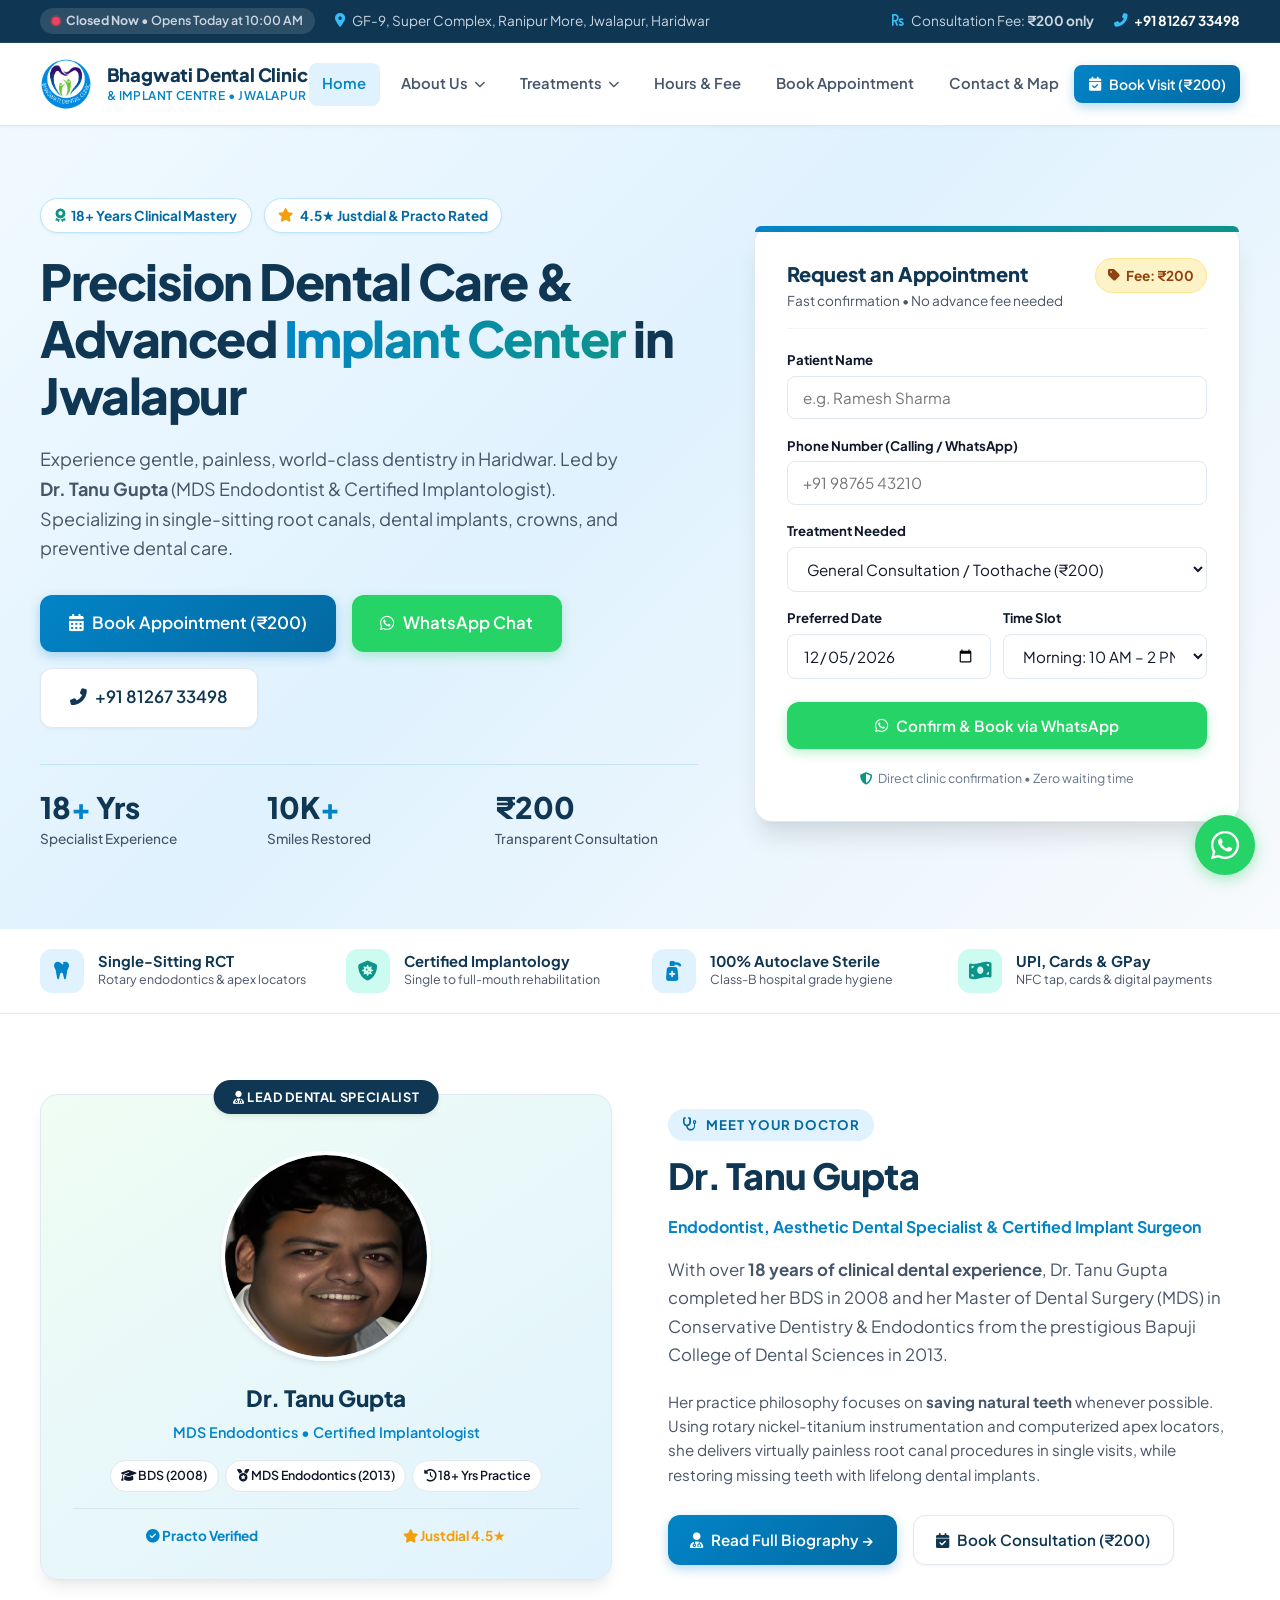
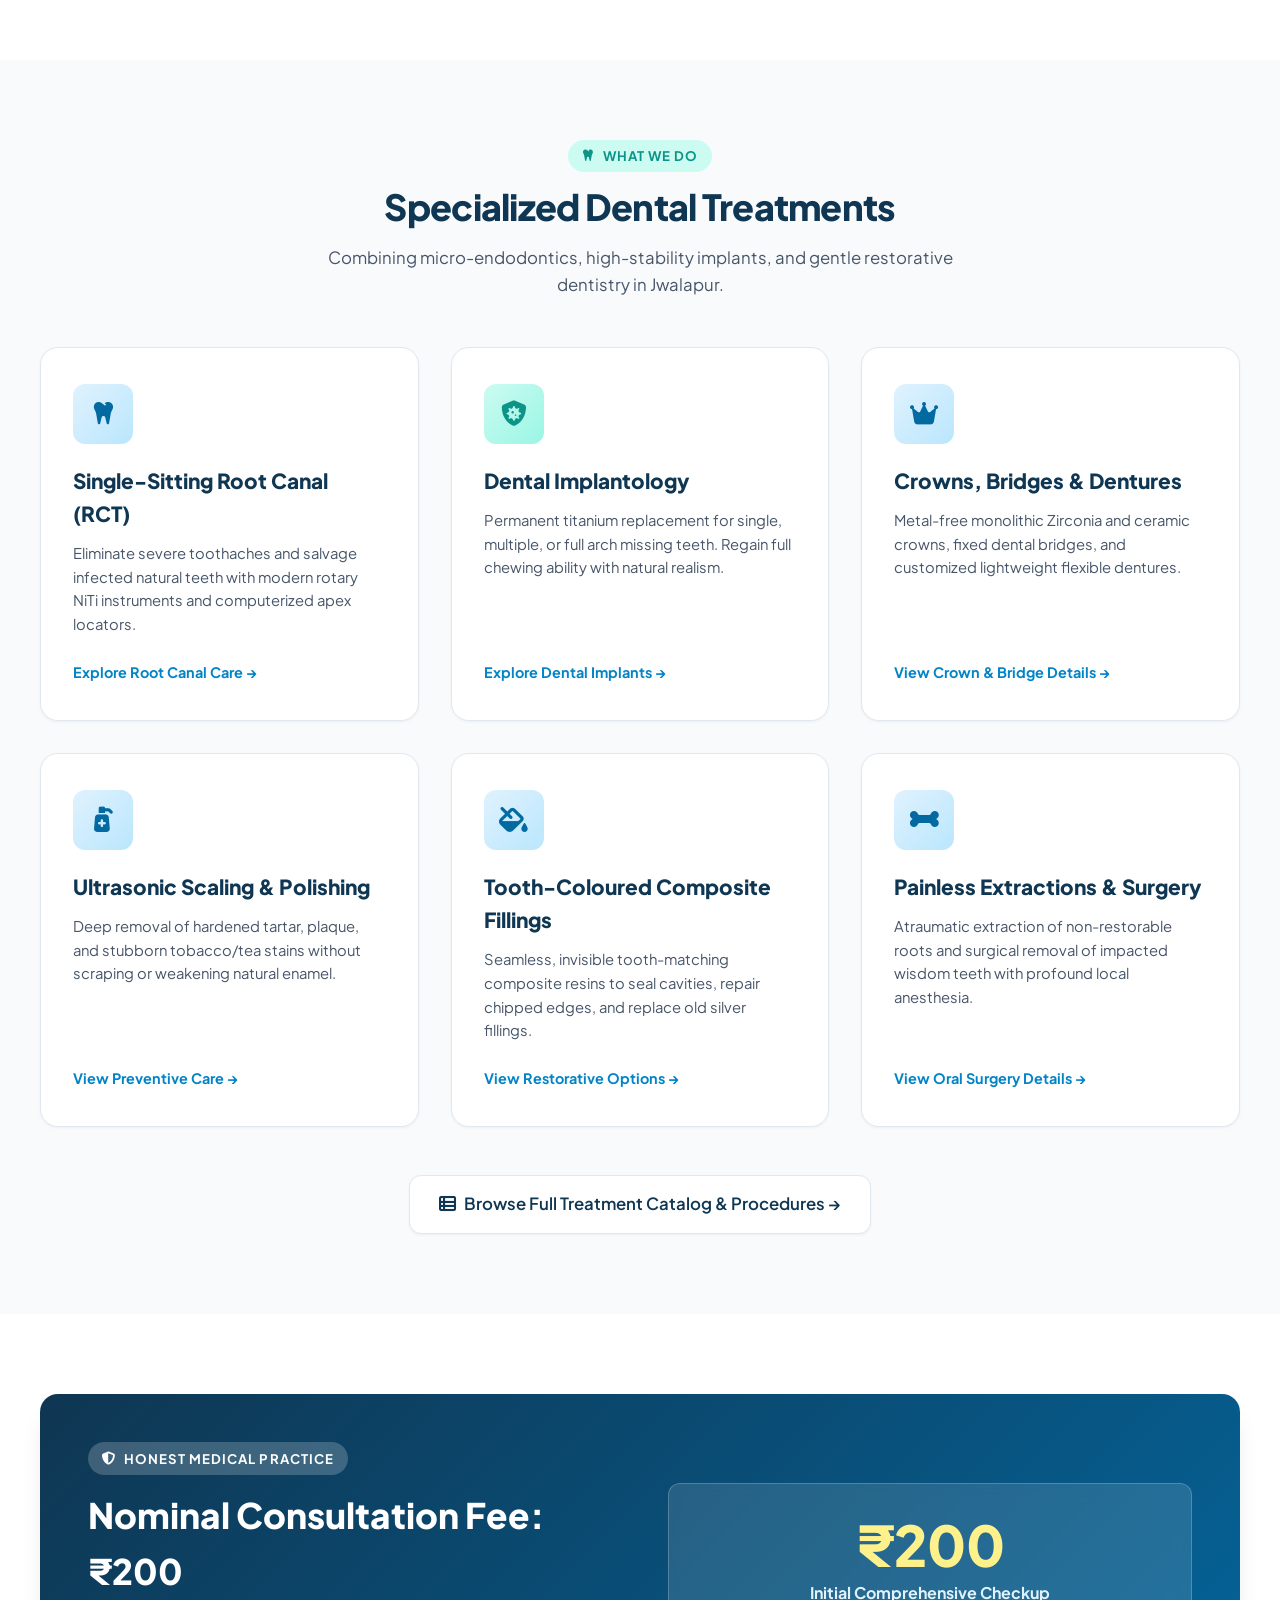
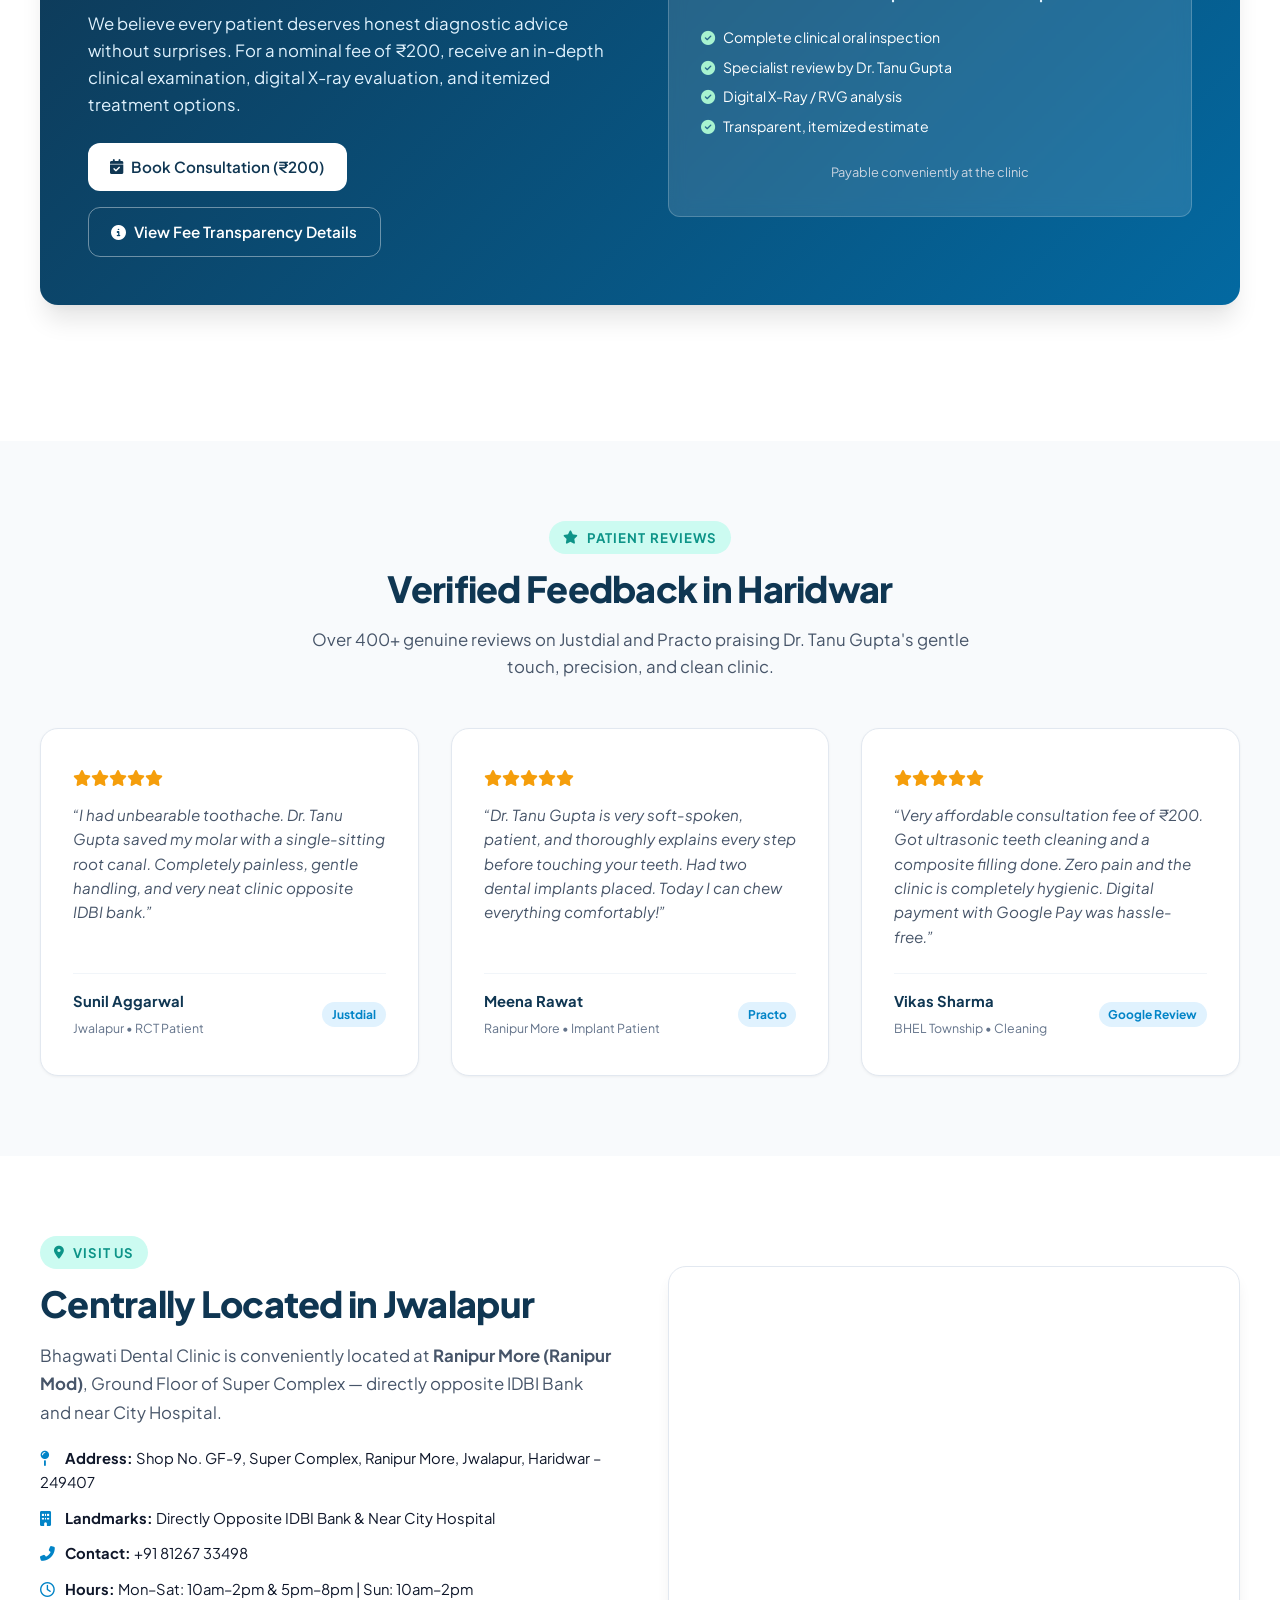
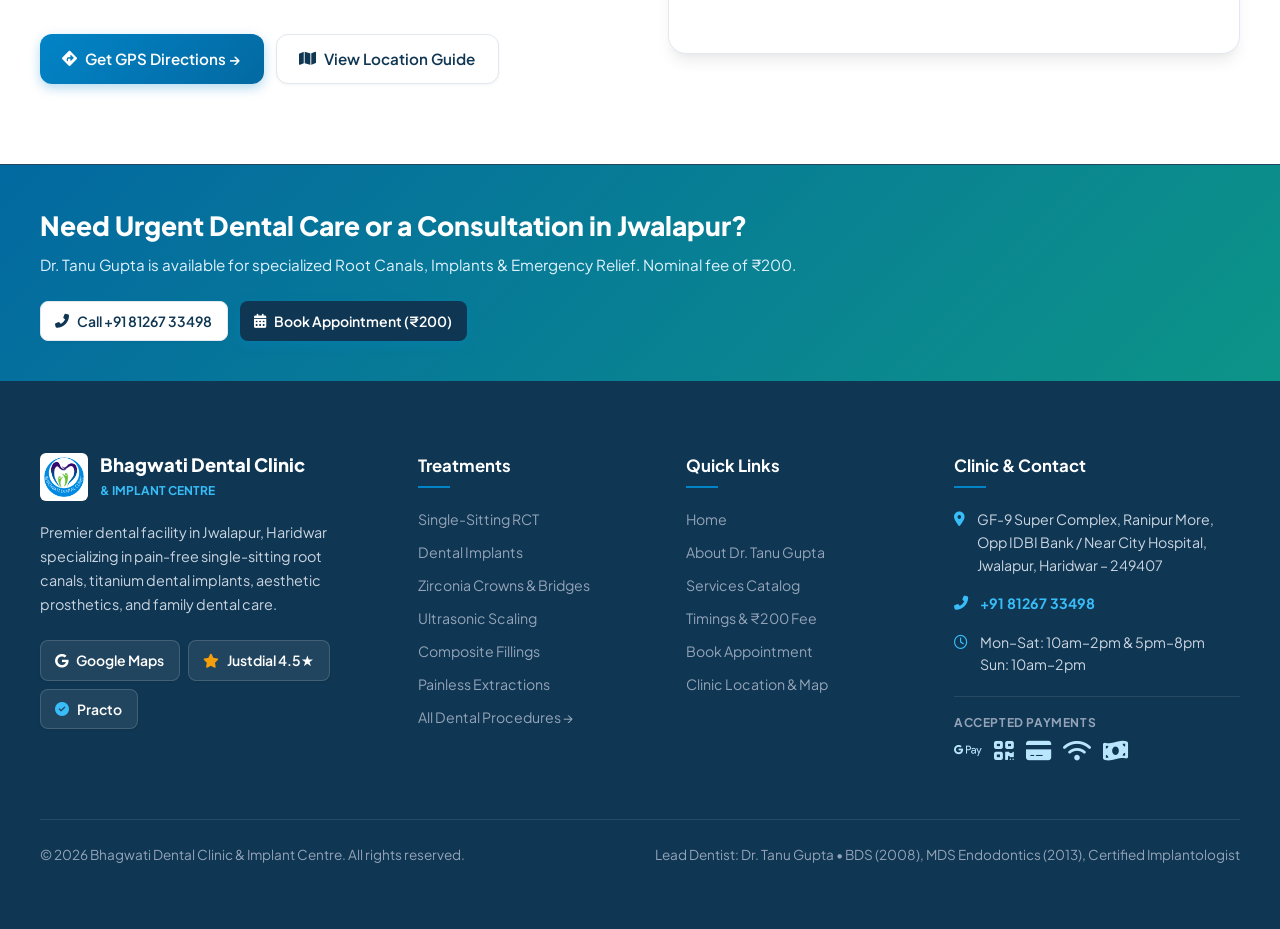
<file: index.html>
<!DOCTYPE html>
<html lang="en">
<head>
  <meta charset="UTF-8">
  <meta name="viewport" content="width=device-width, initial-scale=1.0">
  <title>Bhagwati Dental Clinic & Implant Centre | Dr. Tanu Gupta | Jwalapur, Haridwar</title>
  <meta name="description" content="Bhagwati Dental Clinic & Implant Centre in Ranipur More, Jwalapur, Haridwar. Led by Dr. Tanu Gupta (Endodontist & Certified Implantologist, 18+ Yrs Exp). Painless Single-Sitting RCT, Dental Implants, Crowns & Scaling. Consultation &#8377;200. Call +91 81267 33498.">
  <meta name="keywords" content="Bhagwati Dental Clinic, Dental Clinic Jwalapur, Dentist in Haridwar, Dr Tanu Gupta, Dental Implants Haridwar, Root Canal Treatment Ranipur More, Best Dentist Jwalapur, RCT Haridwar">
  
  <link rel="icon" type="image/png" href="Company_Logo.png">
  <link rel="preconnect" href="https://fonts.googleapis.com">
  <link rel="preconnect" href="https://fonts.gstatic.com" crossorigin>
  <link href="https://fonts.googleapis.com/css2?family=Plus+Jakarta+Sans:wght@400;500;600;700;800&display=swap" rel="stylesheet">
  <link rel="stylesheet" href="https://cdnjs.cloudflare.com/ajax/libs/font-awesome/6.5.1/css/all.min.css" integrity="sha512-DTOQO9RWCH3ppGqcWaEA1BIZOC6xxalwEsw9c2QQeAIftl+Vegovlnee1c9QX4TctnWMn13TZye+giMm8e2LwA==" crossorigin="anonymous" referrerpolicy="no-referrer" />
  <link rel="stylesheet" href="styles.css">
</head>
<body>

  <!-- TOP ANNOUNCEMENT & CONTACT BAR -->
  <header class="topbar">
    <div class="container">
      <div class="topbar-left">
        <div class="live-status-pill">
          <span class="status-dot"></span>
          <span class="status-label">Checking Hours...</span>
        </div>
        <div class="topbar-item">
          <i class="fas fa-map-marker-alt"></i>
          <span>GF-9, Super Complex, Ranipur More, Jwalapur, Haridwar</span>
        </div>
      </div>
      <div class="topbar-right">
        <div class="topbar-item">
          <i class="fas fa-rupee-sign"></i>
          <span>Consultation Fee: <strong>&#8377;200 only</strong></span>
        </div>
        <div class="topbar-item">
          <i class="fas fa-phone-alt"></i>
          <a href="tel:+918126733498" style="color: #fff; font-weight: 700;">+91 81267 33498</a>
        </div>
      </div>
    </div>
  </header>

  <!-- MAIN NAVIGATION -->
  <nav class="navbar">
    <div class="container">
      <a href="index.html" class="brand-link">
        <img src="Company_Logo.png" alt="Bhagwati Dental Clinic Logo" class="brand-logo-img">
        <div class="brand-text-block">
          <span class="brand-name">Bhagwati Dental Clinic</span>
          <span class="brand-subtitle">& Implant Centre &bull; Jwalapur</span>
        </div>
      </a>

      <ul class="nav-menu">
        <li class="nav-item"><a href="index.html" class="nav-link active">Home</a></li>
        <li class="nav-item has-dropdown">
          <a href="about.html" class="nav-link">About Us <i class="fas fa-chevron-down"></i></a>
          <ul class="dropdown-menu">
            <li class="dropdown-item"><a href="about.html#doctor"><i class="fas fa-user-md"></i> Dr. Tanu Gupta (MDS)</a></li>
            <li class="dropdown-item"><a href="about.html#operatory"><i class="fas fa-hospital"></i> Operatory & Sterilization</a></li>
            <li class="dropdown-item"><a href="about.html#mission"><i class="fas fa-heart-pulse"></i> Patient Philosophy</a></li>
          </ul>
        </li>
        <li class="nav-item has-dropdown">
          <a href="services.html" class="nav-link">Treatments <i class="fas fa-chevron-down"></i></a>
          <ul class="dropdown-menu wide">
            <li class="dropdown-item"><a href="root-canal.html"><i class="fas fa-tooth"></i> Root Canal (RCT) <span class="badge">Specialty</span></a></li>
            <li class="dropdown-item"><a href="implants.html"><i class="fas fa-shield-virus"></i> Dental Implants <span class="badge">Certified</span></a></li>
            <li class="dropdown-item"><a href="services.html#crowns"><i class="fas fa-crown"></i> Crowns & Bridges</a></li>
            <li class="dropdown-item"><a href="services.html#scaling"><i class="fas fa-pump-medical"></i> Ultrasonic Scaling</a></li>
            <li class="dropdown-item"><a href="services.html#fillings"><i class="fas fa-fill-drip"></i> Composite Fillings</a></li>
            <li class="dropdown-item"><a href="services.html#extractions"><i class="fas fa-bone"></i> Painless Extractions</a></li>
            <li class="dropdown-item"><a href="services.html"><i class="fas fa-list-check"></i> View All Treatments &rarr;</a></li>
          </ul>
        </li>
        <li class="nav-item"><a href="pricing-hours.html" class="nav-link">Hours & Fee</a></li>
        <li class="nav-item"><a href="appointment.html" class="nav-link">Book Appointment</a></li>
        <li class="nav-item"><a href="contact.html" class="nav-link">Contact & Map</a></li>
      </ul>

      <div class="nav-cta">
        <a href="appointment.html" class="btn btn-primary btn-sm">
          <i class="fas fa-calendar-check"></i> Book Visit (&#8377;200)
        </a>
      </div>

      <button class="mobile-menu-btn" aria-label="Toggle Navigation Menu">
        <i class="fas fa-bars"></i>
      </button>
    </div>
  </nav>

  <!-- HERO SECTION -->
  <section class="hero-section">
    <div class="container">
      <div class="hero-grid">
        <div class="hero-content">
          <div class="hero-badge-wrap">
            <span class="hero-pill">
              <i class="fas fa-award"></i> 18+ Years Clinical Mastery
            </span>
            <span class="hero-pill">
              <i class="fas fa-star" style="color: #f59e0b;"></i> 4.5&#9733; Justdial & Practo Rated
            </span>
          </div>

          <h1 class="hero-title">
            Precision Dental Care & Advanced <span class="highlight">Implant Center</span> in Jwalapur
          </h1>

          <p class="hero-desc">
            Experience gentle, painless, world-class dentistry in Haridwar. Led by 
            <strong>Dr. Tanu Gupta</strong> (MDS Endodontist & Certified Implantologist). 
            Specializing in single-sitting root canals, dental implants, crowns, and preventive dental care.
          </p>

          <div class="hero-actions">
            <a href="appointment.html" class="btn btn-primary btn-lg">
              <i class="fas fa-calendar-alt"></i> Book Appointment (&#8377;200)
            </a>
            <a href="https://wa.me/918126733498?text=Hello%20Dr.%20Tanu%20Gupta,%20I%20would%20like%20to%20inquire%20about%20dental%20treatment%20at%20Bhagwati%20Dental%20Clinic." target="_blank" class="btn btn-whatsapp btn-lg">
              <i class="fab fa-whatsapp"></i> WhatsApp Chat
            </a>
            <a href="tel:+918126733498" class="btn btn-secondary btn-lg">
              <i class="fas fa-phone-alt"></i> +91 81267 33498
            </a>
          </div>

          <div class="hero-stats">
            <div class="stat-item">
              <h3>18<span>+</span> Yrs</h3>
              <p>Specialist Experience</p>
            </div>
            <div class="stat-item">
              <h3>10K<span>+</span></h3>
              <p>Smiles Restored</p>
            </div>
            <div class="stat-item">
              <h3>&#8377;200</h3>
              <p>Transparent Consultation</p>
            </div>
          </div>
        </div>

        <!-- Quick Form Inside Hero -->
        <div class="hero-card-box">
          <div class="hero-card-header">
            <div>
              <h3>Request an Appointment</h3>
              <p>Fast confirmation &bull; No advance fee needed</p>
            </div>
            <span class="fee-badge">
              <i class="fas fa-tag"></i> Fee: &#8377;200
            </span>
          </div>

          <form id="heroBookingForm" class="quick-form">
            <div class="form-group">
              <label class="form-label">Patient Name</label>
              <input type="text" name="patient_name" class="form-control" placeholder="e.g. Ramesh Sharma" required>
            </div>

            <div class="form-group">
              <label class="form-label">Phone Number (Calling / WhatsApp)</label>
              <input type="tel" name="patient_phone" class="form-control" placeholder="+91 98765 43210" required>
            </div>

            <div class="form-group">
              <label class="form-label">Treatment Needed</label>
              <select name="treatment_service" class="form-control">
                <option value="General Consultation">General Consultation / Toothache (&#8377;200)</option>
                <option value="Root Canal Treatment (RCT)">Root Canal Treatment (Single-Sitting RCT)</option>
                <option value="Dental Implants">Dental Implants & Tooth Replacement</option>
                <option value="Crowns & Bridges">Dental Crowns / Caps & Bridges</option>
                <option value="Teeth Cleaning & Scaling">Teeth Cleaning & Stain Removal</option>
                <option value="Tooth Extraction">Tooth Extraction / Wisdom Tooth</option>
                <option value="Tooth-Coloured Fillings">Cosmetic Fillings / Cavity Restoration</option>
              </select>
            </div>

            <div class="form-row-2">
              <div class="form-group">
                <label class="form-label">Preferred Date</label>
                <input type="date" name="appointment_date" class="form-control" required>
              </div>
              <div class="form-group">
                <label class="form-label">Time Slot</label>
                <select name="preferred_slot" class="form-control">
                  <option value="Morning: 10:00 AM - 2:00 PM">Morning: 10 AM &ndash; 2 PM</option>
                  <option value="Evening: 5:00 PM - 8:00 PM">Evening: 5 PM &ndash; 8 PM</option>
                </select>
              </div>
            </div>

            <button type="submit" class="btn btn-whatsapp" style="width: 100%; margin-top: 0.5rem; padding: 0.85rem;">
              <i class="fab fa-whatsapp"></i> Confirm & Book via WhatsApp
            </button>

            <div style="display: flex; align-items: center; justify-content: center; gap: 0.4rem; font-size: 0.775rem; color: var(--text-light); margin-top: 0.35rem;">
              <i class="fas fa-shield-alt" style="color: var(--accent);"></i>
              <span>Direct clinic confirmation &bull; Zero waiting time</span>
            </div>
          </form>
        </div>
      </div>
    </div>
  </section>

  <!-- TRUST BAR -->
  <section class="trust-bar">
    <div class="container">
      <div class="trust-bar-grid">
        <div class="trust-pill-item">
          <div class="trust-icon"><i class="fas fa-tooth"></i></div>
          <div class="trust-info">
            <h4>Single-Sitting RCT</h4>
            <p>Rotary endodontics & apex locators</p>
          </div>
        </div>
        <div class="trust-pill-item">
          <div class="trust-icon accent"><i class="fas fa-shield-virus"></i></div>
          <div class="trust-info">
            <h4>Certified Implantology</h4>
            <p>Single to full-mouth rehabilitation</p>
          </div>
        </div>
        <div class="trust-pill-item">
          <div class="trust-icon"><i class="fas fa-pump-medical"></i></div>
          <div class="trust-info">
            <h4>100% Autoclave Sterile</h4>
            <p>Class-B hospital grade hygiene</p>
          </div>
        </div>
        <div class="trust-pill-item">
          <div class="trust-icon accent"><i class="fas fa-money-bill-wave"></i></div>
          <div class="trust-info">
            <h4>UPI, Cards & GPay</h4>
            <p>NFC tap, cards & digital payments</p>
          </div>
        </div>
      </div>
    </div>
  </section>

  <!-- DOCTOR SNAPSHOT SECTION -->
  <section class="content-section alt">
    <div class="container">
      <div class="two-col-grid">
        <div>
          <div class="doctor-card-frame">
            <span class="doctor-badge-floating"><i class="fas fa-user-md"></i> Lead Dental Specialist</span>
            <div class="doctor-avatar-circle">
              <img src="dr-tanu-gupta.png" alt="Dr. Tanu Gupta - Endodontist & Certified Implantologist" class="doctor-photo-img">
            </div>
            <h3 style="font-size: 1.4rem; font-weight: 800; color: var(--primary-deep); margin-bottom: 0.25rem;">Dr. Tanu Gupta</h3>
            <p style="font-size: 0.9rem; font-weight: 600; color: var(--primary); margin-bottom: 0.75rem;">MDS Endodontics &bull; Certified Implantologist</p>
            <div class="doctor-qual-pills">
              <span class="qual-tag"><i class="fas fa-graduation-cap"></i> BDS (2008)</span>
              <span class="qual-tag"><i class="fas fa-medal"></i> MDS Endodontics (2013)</span>
              <span class="qual-tag"><i class="fas fa-history"></i> 18+ Yrs Practice</span>
            </div>
            <div style="display: flex; justify-content: space-around; padding-top: 1rem; border-top: 1px solid rgba(0,0,0,0.06);">
              <a href="https://www.practo.com/Haridwar/doctor/dr-tanu-gupta-dentist?practice_id=721434&referrer=establishment_profile" target="_blank" style="font-size: 0.85rem; font-weight: 700; color: var(--primary);">
                <i class="fas fa-check-circle"></i> Practo Verified
              </a>
              <a href="https://www.justdial.com/Haridwar/Dr-Tanu-Gupta-Bhagwati-Dental-Clinic-and-Implant-Centre-Opposite-Idbi-Bank-Haridwar-H-O/9999P1334-1334-170114121429-G9B4_BZDET" target="_blank" style="font-size: 0.85rem; font-weight: 700; color: #f59e0b;">
                <i class="fas fa-star"></i> Justdial 4.5&#9733;
              </a>
            </div>
          </div>
        </div>

        <div>
          <span class="section-tag"><i class="fas fa-stethoscope"></i> Meet Your Doctor</span>
          <h2 class="section-title">Dr. Tanu Gupta</h2>
          <h4 style="color: var(--primary); font-weight: 700; margin-bottom: 1rem;">
            Endodontist, Aesthetic Dental Specialist & Certified Implant Surgeon
          </h4>
          <p style="color: var(--text-muted); font-size: 1.05rem; line-height: 1.7; margin-bottom: 1.25rem;">
            With over <strong>18 years of clinical dental experience</strong>, Dr. Tanu Gupta completed her 
            BDS in 2008 and her Master of Dental Surgery (MDS) in Conservative Dentistry & Endodontics from the 
            prestigious Bapuji College of Dental Sciences in 2013.
          </p>
          <p style="color: var(--text-muted); font-size: 0.95rem; line-height: 1.6; margin-bottom: 1.75rem;">
            Her practice philosophy focuses on <strong>saving natural teeth</strong> whenever possible. 
            Using rotary nickel-titanium instrumentation and computerized apex locators, she delivers virtually 
            painless root canal procedures in single visits, while restoring missing teeth with lifelong dental implants.
          </p>

          <div style="display: flex; gap: 1rem; flex-wrap: wrap;">
            <a href="about.html" class="btn btn-primary">
              <i class="fas fa-user-md"></i> Read Full Biography &rarr;
            </a>
            <a href="appointment.html" class="btn btn-secondary">
              <i class="fas fa-calendar-check"></i> Book Consultation (&#8377;200)
            </a>
          </div>
        </div>
      </div>
    </div>
  </section>

  <!-- FEATURED SERVICES PREVIEW -->
  <section class="content-section">
    <div class="container">
      <div class="text-center">
        <span class="section-tag accent"><i class="fas fa-tooth"></i> What We Do</span>
        <h2 class="section-title">Specialized Dental Treatments</h2>
        <p class="section-subtitle mx-auto">
          Combining micro-endodontics, high-stability implants, and gentle restorative dentistry in Jwalapur.
        </p>
      </div>

      <div class="three-col-grid" style="margin-top: 3rem;">
        <!-- Card 1 -->
        <div class="service-card">
          <div class="service-icon-box"><i class="fas fa-tooth"></i></div>
          <h3>Single-Sitting Root Canal (RCT)</h3>
          <p>
            Eliminate severe toothaches and salvage infected natural teeth with modern rotary NiTi instruments and computerized apex locators.
          </p>
          <a href="root-canal.html" class="service-link-btn">
            Explore Root Canal Care &rarr;
          </a>
        </div>

        <!-- Card 2 -->
        <div class="service-card">
          <div class="service-icon-box" style="background: linear-gradient(135deg, #ccfbf1, #99f6e4); color: var(--accent);"><i class="fas fa-shield-virus"></i></div>
          <h3>Dental Implantology</h3>
          <p>
            Permanent titanium replacement for single, multiple, or full arch missing teeth. Regain full chewing ability with natural realism.
          </p>
          <a href="implants.html" class="service-link-btn">
            Explore Dental Implants &rarr;
          </a>
        </div>

        <!-- Card 3 -->
        <div class="service-card">
          <div class="service-icon-box"><i class="fas fa-crown"></i></div>
          <h3>Crowns, Bridges & Dentures</h3>
          <p>
            Metal-free monolithic Zirconia and ceramic crowns, fixed dental bridges, and customized lightweight flexible dentures.
          </p>
          <a href="services.html#crowns" class="service-link-btn">
            View Crown & Bridge Details &rarr;
          </a>
        </div>

        <!-- Card 4 -->
        <div class="service-card">
          <div class="service-icon-box"><i class="fas fa-pump-medical"></i></div>
          <h3>Ultrasonic Scaling & Polishing</h3>
          <p>
            Deep removal of hardened tartar, plaque, and stubborn tobacco/tea stains without scraping or weakening natural enamel.
          </p>
          <a href="services.html#scaling" class="service-link-btn">
            View Preventive Care &rarr;
          </a>
        </div>

        <!-- Card 5 -->
        <div class="service-card">
          <div class="service-icon-box"><i class="fas fa-fill-drip"></i></div>
          <h3>Tooth-Coloured Composite Fillings</h3>
          <p>
            Seamless, invisible tooth-matching composite resins to seal cavities, repair chipped edges, and replace old silver fillings.
          </p>
          <a href="services.html#fillings" class="service-link-btn">
            View Restorative Options &rarr;
          </a>
        </div>

        <!-- Card 6 -->
        <div class="service-card">
          <div class="service-icon-box"><i class="fas fa-bone"></i></div>
          <h3>Painless Extractions & Surgery</h3>
          <p>
            Atraumatic extraction of non-restorable roots and surgical removal of impacted wisdom teeth with profound local anesthesia.
          </p>
          <a href="services.html#extractions" class="service-link-btn">
            View Oral Surgery Details &rarr;
          </a>
        </div>
      </div>

      <div class="text-center" style="margin-top: 3rem;">
        <a href="services.html" class="btn btn-secondary btn-lg">
          <i class="fas fa-th-list"></i> Browse Full Treatment Catalog & Procedures &rarr;
        </a>
      </div>
    </div>
  </section>

  <!-- TRANSPARENT PRICING & PAYMENT MODES -->
  <section class="content-section alt">
    <div class="container">
      <div class="pricing-card-banner">
        <div class="two-col-grid" style="align-items: center;">
          <div>
            <span class="section-tag accent" style="background: rgba(255,255,255,0.2); color: #fff;">
              <i class="fas fa-shield-alt"></i> Honest Medical Practice
            </span>
            <h3 style="font-size: 2.2rem; font-weight: 800; margin-bottom: 0.75rem;">Nominal Consultation Fee: &#8377;200</h3>
            <p style="color: #e0f2fe; font-size: 1.05rem; line-height: 1.6; margin-bottom: 1.5rem;">
              We believe every patient deserves honest diagnostic advice without surprises. For a nominal fee of &#8377;200, 
              receive an in-depth clinical examination, digital X-ray evaluation, and itemized treatment options.
            </p>
            <div style="display: flex; gap: 1rem; flex-wrap: wrap;">
              <a href="appointment.html" class="btn btn-primary" style="background: #fff; color: var(--primary-deep); box-shadow: none;">
                <i class="fas fa-calendar-check"></i> Book Consultation (&#8377;200)
              </a>
              <a href="pricing-hours.html" class="btn" style="border: 1px solid rgba(255,255,255,0.4); color: #fff;">
                <i class="fas fa-info-circle"></i> View Fee Transparency Details
              </a>
            </div>
          </div>

          <div style="background: rgba(255,255,255,0.12); backdrop-filter: blur(8px); border: 1px solid rgba(255,255,255,0.2); border-radius: var(--radius-md); padding: 2rem; text-align: center;">
            <div style="font-size: 3.5rem; font-weight: 900; color: #fef08a; line-height: 1;">&#8377;200</div>
            <div style="font-size: 1rem; color: #e0f2fe; font-weight: 700; margin: 0.5rem 0 1.25rem 0;">Initial Comprehensive Checkup</div>
            <ul style="text-align: left; list-style: none; font-size: 0.885rem; display: flex; flex-direction: column; gap: 0.45rem; color: #fff; margin-bottom: 1.25rem;">
              <li><i class="fas fa-check-circle" style="color: #a7f3d0; margin-right: 0.4rem;"></i> Complete clinical oral inspection</li>
              <li><i class="fas fa-check-circle" style="color: #a7f3d0; margin-right: 0.4rem;"></i> Specialist review by Dr. Tanu Gupta</li>
              <li><i class="fas fa-check-circle" style="color: #a7f3d0; margin-right: 0.4rem;"></i> Digital X-Ray / RVG analysis</li>
              <li><i class="fas fa-check-circle" style="color: #a7f3d0; margin-right: 0.4rem;"></i> Transparent, itemized estimate</li>
            </ul>
            <span style="font-size: 0.8rem; color: #cbd5e1;">Payable conveniently at the clinic</span>
          </div>
        </div>
      </div>
    </div>
  </section>

  <!-- TESTIMONIALS & REVIEWS -->
  <section class="content-section">
    <div class="container">
      <div class="text-center">
        <span class="section-tag accent"><i class="fas fa-star"></i> Patient Reviews</span>
        <h2 class="section-title">Verified Feedback in Haridwar</h2>
        <p class="section-subtitle mx-auto">
          Over 400+ genuine reviews on Justdial and Practo praising Dr. Tanu Gupta's gentle touch, precision, and clean clinic.
        </p>
      </div>

      <div class="three-col-grid" style="margin-top: 3rem;">
        <div class="service-card" style="justify-content: space-between;">
          <div>
            <div style="color: #f59e0b; margin-bottom: 0.75rem;"><i class="fas fa-star"></i><i class="fas fa-star"></i><i class="fas fa-star"></i><i class="fas fa-star"></i><i class="fas fa-star"></i></div>
            <p style="font-style: italic; color: var(--text-muted); font-size: 0.95rem; line-height: 1.6;">
              &ldquo;I had unbearable toothache. Dr. Tanu Gupta saved my molar with a single-sitting root canal. Completely painless, gentle handling, and very neat clinic opposite IDBI bank.&rdquo;
            </p>
          </div>
          <div style="padding-top: 1rem; border-top: 1px solid var(--border-light); display: flex; justify-content: space-between; align-items: center;">
            <div>
              <h5 style="font-size: 0.925rem; font-weight: 700; color: var(--primary-deep);">Sunil Aggarwal</h5>
              <span style="font-size: 0.775rem; color: var(--text-light);">Jwalapur &bull; RCT Patient</span>
            </div>
            <span style="font-size: 0.75rem; font-weight: 700; color: var(--primary); background: var(--primary-light); padding: 0.2rem 0.6rem; border-radius: var(--radius-full);">Justdial</span>
          </div>
        </div>

        <div class="service-card" style="justify-content: space-between;">
          <div>
            <div style="color: #f59e0b; margin-bottom: 0.75rem;"><i class="fas fa-star"></i><i class="fas fa-star"></i><i class="fas fa-star"></i><i class="fas fa-star"></i><i class="fas fa-star"></i></div>
            <p style="font-style: italic; color: var(--text-muted); font-size: 0.95rem; line-height: 1.6;">
              &ldquo;Dr. Tanu Gupta is very soft-spoken, patient, and thoroughly explains every step before touching your teeth. Had two dental implants placed. Today I can chew everything comfortably!&rdquo;
            </p>
          </div>
          <div style="padding-top: 1rem; border-top: 1px solid var(--border-light); display: flex; justify-content: space-between; align-items: center;">
            <div>
              <h5 style="font-size: 0.925rem; font-weight: 700; color: var(--primary-deep);">Meena Rawat</h5>
              <span style="font-size: 0.775rem; color: var(--text-light);">Ranipur More &bull; Implant Patient</span>
            </div>
            <span style="font-size: 0.75rem; font-weight: 700; color: var(--primary); background: var(--primary-light); padding: 0.2rem 0.6rem; border-radius: var(--radius-full);">Practo</span>
          </div>
        </div>

        <div class="service-card" style="justify-content: space-between;">
          <div>
            <div style="color: #f59e0b; margin-bottom: 0.75rem;"><i class="fas fa-star"></i><i class="fas fa-star"></i><i class="fas fa-star"></i><i class="fas fa-star"></i><i class="fas fa-star"></i></div>
            <p style="font-style: italic; color: var(--text-muted); font-size: 0.95rem; line-height: 1.6;">
              &ldquo;Very affordable consultation fee of &#8377;200. Got ultrasonic teeth cleaning and a composite filling done. Zero pain and the clinic is completely hygienic. Digital payment with Google Pay was hassle-free.&rdquo;
            </p>
          </div>
          <div style="padding-top: 1rem; border-top: 1px solid var(--border-light); display: flex; justify-content: space-between; align-items: center;">
            <div>
              <h5 style="font-size: 0.925rem; font-weight: 700; color: var(--primary-deep);">Vikas Sharma</h5>
              <span style="font-size: 0.775rem; color: var(--text-light);">BHEL Township &bull; Cleaning</span>
            </div>
            <span style="font-size: 0.75rem; font-weight: 700; color: var(--primary); background: var(--primary-light); padding: 0.2rem 0.6rem; border-radius: var(--radius-full);">Google Review</span>
          </div>
        </div>
      </div>
    </div>
  </section>

  <!-- LOCATION & MAP SECTION ON HOME -->
  <section class="content-section alt">
    <div class="container">
      <div class="two-col-grid" style="align-items: center;">
        <div>
          <span class="section-tag accent"><i class="fas fa-location-dot"></i> Visit Us</span>
          <h2 class="section-title">Centrally Located in Jwalapur</h2>
          <p style="color: var(--text-muted); font-size: 1.05rem; line-height: 1.7; margin-bottom: 1.25rem;">
            Bhagwati Dental Clinic is conveniently located at <strong>Ranipur More (Ranipur Mod)</strong>, Ground Floor of Super Complex &mdash; directly opposite IDBI Bank and near City Hospital.
          </p>
          <div style="display: flex; flex-direction: column; gap: 0.75rem; font-size: 0.925rem; color: var(--text-main); margin-bottom: 2rem;">
            <div><i class="fas fa-map-pin" style="color: var(--primary); width: 22px;"></i> <strong>Address:</strong> Shop No. GF-9, Super Complex, Ranipur More, Jwalapur, Haridwar &ndash; 249407</div>
            <div><i class="fas fa-building" style="color: var(--primary); width: 22px;"></i> <strong>Landmarks:</strong> Directly Opposite IDBI Bank & Near City Hospital</div>
            <div><i class="fas fa-phone-alt" style="color: var(--primary); width: 22px;"></i> <strong>Contact:</strong> +91 81267 33498</div>
            <div><i class="far fa-clock" style="color: var(--primary); width: 22px;"></i> <strong>Hours:</strong> Mon&ndash;Sat: 10am&ndash;2pm & 5pm&ndash;8pm | Sun: 10am&ndash;2pm</div>
          </div>
          <div style="display: flex; gap: 0.75rem; flex-wrap: wrap;">
            <a href="https://www.google.com/maps/place/Bhagwati+dental+clinic+-+Best+Dental+Clinic+in+Haridwar+%7C+Best+Dentist+in+Haridwar/@29.9336813,78.1340759,17z/data=!3m1!4b1!4m6!3m5!1s0x390946fde534a3d1:0xe40599b0adf1096f!8m2!3d29.9336813!4d78.1340759!16s%2Fg%2F1q6jhk46k" target="_blank" class="btn btn-primary">
              <i class="fas fa-directions"></i> Get GPS Directions &rarr;
            </a>
            <a href="contact.html" class="btn btn-secondary">
              <i class="fas fa-map"></i> View Location Guide
            </a>
          </div>
        </div>

        <div>
          <div style="background-color: var(--bg-white); border-radius: var(--radius-lg); border: 1px solid var(--border-color); overflow: hidden; box-shadow: var(--shadow-lg);">
            <iframe 
              src="https://www.google.com/maps/embed?pb=!1m18!1m12!1m3!1d3457.590773559805!2d78.1340759!3d29.933681300000003!2m3!1f0!2f0!3f0!3m2!1i1024!2i768!4f13.1!3m3!1m2!1s0x390946fde534a3d1%3A0xe40599b0adf1096f!2sBhagwati%20dental%20clinic%20-%20Best%20Dental%20Clinic%20in%20Haridwar%20%7C%20Best%20Dentist%20in%20Haridwar!5e0!3m2!1sen!2sin!4v1793081586605!5m2!1sen!2sin" 
              style="width: 100%; height: 380px; border: 0;" 
              allowfullscreen="" 
              loading="lazy" 
              referrerpolicy="strict-origin-when-cross-origin"
              title="Bhagwati Dental Clinic Google Maps Location">
            </iframe>
          </div>
        </div>
      </div>
    </div>
  </section>

  <!-- RICH SITE FOOTER -->
  <footer class="site-footer">
    <div class="footer-cta-banner">
      <div class="container">
        <div class="footer-cta-grid">
          <div class="footer-cta-text">
            <h3>Need Urgent Dental Care or a Consultation in Jwalapur?</h3>
            <p>Dr. Tanu Gupta is available for specialized Root Canals, Implants & Emergency Relief. Nominal fee of &#8377;200.</p>
          </div>
          <div style="display: flex; gap: 0.75rem; flex-wrap: wrap;">
            <a href="tel:+918126733498" class="btn btn-secondary btn-sm" style="background: #fff; color: var(--primary-deep);">
              <i class="fas fa-phone-alt"></i> Call +91 81267 33498
            </a>
            <a href="appointment.html" class="btn btn-primary btn-sm" style="background: var(--primary-deep); color: #fff;">
              <i class="fas fa-calendar-alt"></i> Book Appointment (&#8377;200)
            </a>
          </div>
        </div>
      </div>
    </div>

    <div class="footer-main">
      <div class="container">
        <div class="footer-grid">
          <div class="footer-brand">
            <div style="display: flex; align-items: center; gap: 0.75rem;">
              <img src="Company_Logo.png" alt="Bhagwati Dental Clinic Logo" style="height: 48px; background: #fff; padding: 3px; border-radius: 6px;">
              <div>
                <h4 style="color: #fff; font-size: 1.15rem; font-weight: 800; margin: 0; line-height: 1.2;">Bhagwati Dental Clinic</h4>
                <span style="font-size: 0.75rem; color: #38bdf8; text-transform: uppercase; font-weight: 700;">& Implant Centre</span>
              </div>
            </div>
            <p>
              Premier dental facility in Jwalapur, Haridwar specializing in pain-free single-sitting root canals, titanium dental implants, aesthetic prosthetics, and family dental care.
            </p>
            <div style="display: flex; gap: 0.5rem; flex-wrap: wrap;">
              <a href="https://www.google.com/maps/place/Bhagwati+dental+clinic+-+Best+Dental+Clinic+in+Haridwar+%7C+Best+Dentist+in+Haridwar/@29.9336813,78.1340759,17z/data=!3m1!4b1!4m6!3m5!1s0x390946fde534a3d1:0xe40599b0adf1096f!8m2!3d29.9336813!4d78.1340759!16s%2Fg%2F1q6jhk46k" target="_blank" class="btn btn-secondary btn-sm" style="background: rgba(255,255,255,0.08); border-color: rgba(255,255,255,0.15); color: #fff;">
                <i class="fab fa-google"></i> Google Maps
              </a>
              <a href="https://www.justdial.com/Haridwar/Bhagwati-Dental-Clinic-and-Implant-Centre-Opposite-Idbi-Bank-Haridwar-H-O/9999P1334-1334-150813125243-T2Z9_BZDET" target="_blank" class="btn btn-secondary btn-sm" style="background: rgba(255,255,255,0.08); border-color: rgba(255,255,255,0.15); color: #fff;">
                <i class="fas fa-star" style="color: #f59e0b;"></i> Justdial 4.5&#9733;
              </a>
              <a href="https://www.practo.com/Haridwar/doctor/dr-tanu-gupta-dentist?practice_id=721434&referrer=establishment_profile" target="_blank" class="btn btn-secondary btn-sm" style="background: rgba(255,255,255,0.08); border-color: rgba(255,255,255,0.15); color: #fff;">
                <i class="fas fa-check-circle" style="color: #38bdf8;"></i> Practo
              </a>
            </div>
          </div>

          <div class="footer-col">
            <h4>Treatments</h4>
            <ul class="footer-links-list">
              <li><a href="root-canal.html">Single-Sitting RCT</a></li>
              <li><a href="implants.html">Dental Implants</a></li>
              <li><a href="services.html#crowns">Zirconia Crowns & Bridges</a></li>
              <li><a href="services.html#scaling">Ultrasonic Scaling</a></li>
              <li><a href="services.html#fillings">Composite Fillings</a></li>
              <li><a href="services.html#extractions">Painless Extractions</a></li>
              <li><a href="services.html">All Dental Procedures &rarr;</a></li>
            </ul>
          </div>

          <div class="footer-col">
            <h4>Quick Links</h4>
            <ul class="footer-links-list">
              <li><a href="index.html">Home</a></li>
              <li><a href="about.html">About Dr. Tanu Gupta</a></li>
              <li><a href="services.html">Services Catalog</a></li>
              <li><a href="pricing-hours.html">Timings & &#8377;200 Fee</a></li>
              <li><a href="appointment.html">Book Appointment</a></li>
              <li><a href="contact.html">Clinic Location & Map</a></li>
            </ul>
          </div>

          <div class="footer-col">
            <h4>Clinic & Contact</h4>
            <div class="footer-contact-item">
              <i class="fas fa-map-marker-alt"></i>
              <div>GF-9 Super Complex, Ranipur More, Opp IDBI Bank / Near City Hospital, Jwalapur, Haridwar – 249407</div>
            </div>
            <div class="footer-contact-item">
              <i class="fas fa-phone-alt"></i>
              <div><a href="tel:+918126733498" style="color: #38bdf8; font-weight: 700;">+91 81267 33498</a></div>
            </div>
            <div class="footer-contact-item">
              <i class="far fa-clock"></i>
              <div>Mon–Sat: 10am–2pm & 5pm–8pm<br>Sun: 10am–2pm</div>
            </div>
            <div class="footer-payments-wrap">
              <span>Accepted Payments</span>
              <div class="footer-pay-icons">
                <i class="fab fa-google-pay" title="Google Pay"></i>
                <i class="fas fa-qrcode" title="UPI Apps"></i>
                <i class="fas fa-credit-card" title="Debit & Credit Cards"></i>
                <i class="fas fa-wifi" title="NFC Tap"></i>
                <i class="fas fa-money-bill-wave" title="Cash"></i>
              </div>
            </div>
          </div>
        </div>

        <div class="footer-bottom">
          <p>&copy; 2026 Bhagwati Dental Clinic & Implant Centre. All rights reserved.</p>
          <p>Lead Dentist: Dr. Tanu Gupta &bull; BDS (2008), MDS Endodontics (2013), Certified Implantologist</p>
        </div>
      </div>
    </div>
  </footer>

  <!-- FLOATING ACTION BUTTONS -->
  <a href="https://wa.me/918126733498?text=Hello%20Dr.%20Tanu%20Gupta,%20I%20would%20like%20to%20book%20a%20dental%20appointment%20at%20Bhagwati%20Dental%20Clinic." class="floating-whatsapp" target="_blank" aria-label="Chat on WhatsApp">
    <i class="fab fa-whatsapp"></i>
  </a>
  <button class="scroll-top-btn" aria-label="Scroll back to top"><i class="fas fa-arrow-up"></i></button>

  <!-- Mobile Sticky Bottom Bar -->
  <div class="mobile-sticky-bottom-bar">
    <div class="mobile-bar-actions">
      <a href="tel:+918126733498" class="btn btn-primary btn-sm"><i class="fas fa-phone-alt"></i> Call Clinic</a>
      <a href="https://wa.me/918126733498?text=Hello%20Dr.%20Tanu%20Gupta,%20I%20would%20like%20to%20book%20an%20appointment." target="_blank" class="btn btn-whatsapp btn-sm"><i class="fab fa-whatsapp"></i> WhatsApp (&#8377;200)</a>
    </div>
  </div>

  <script src="script.js"></script>
</body>
</html>
</file>
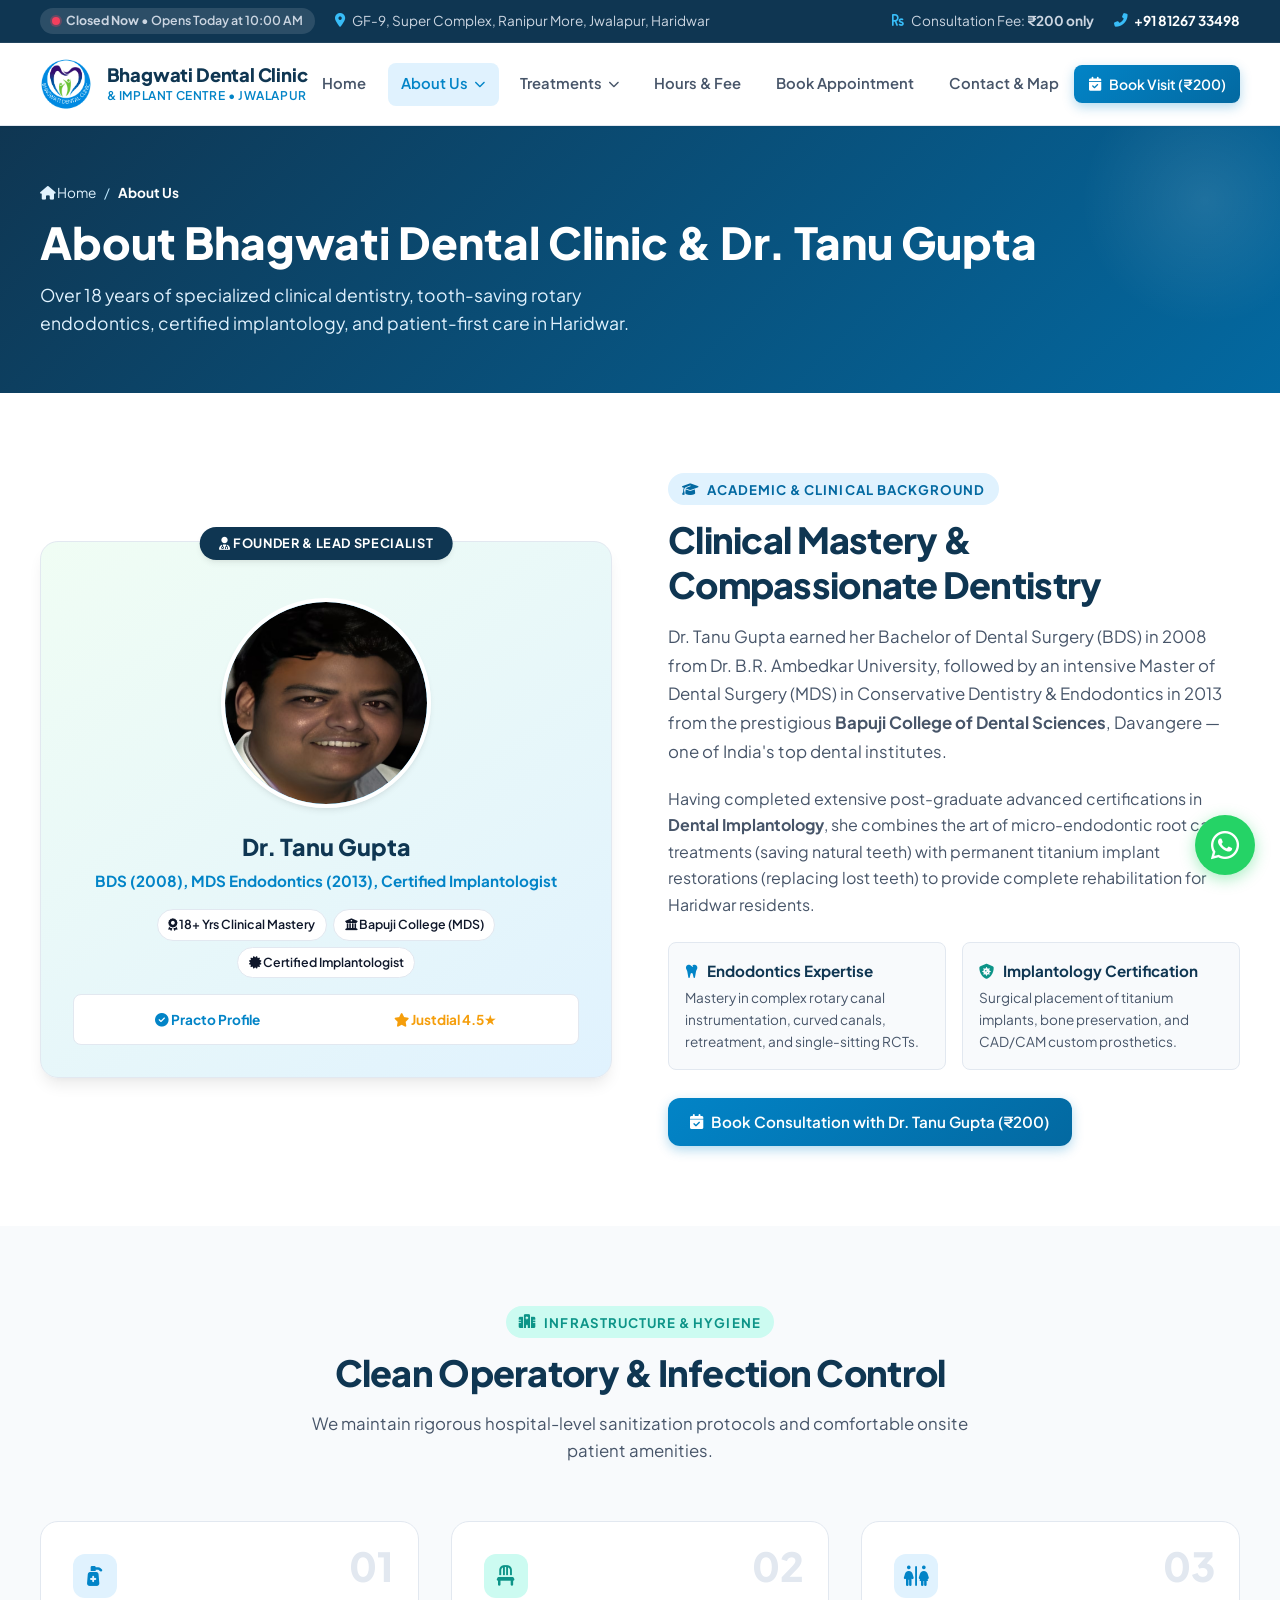
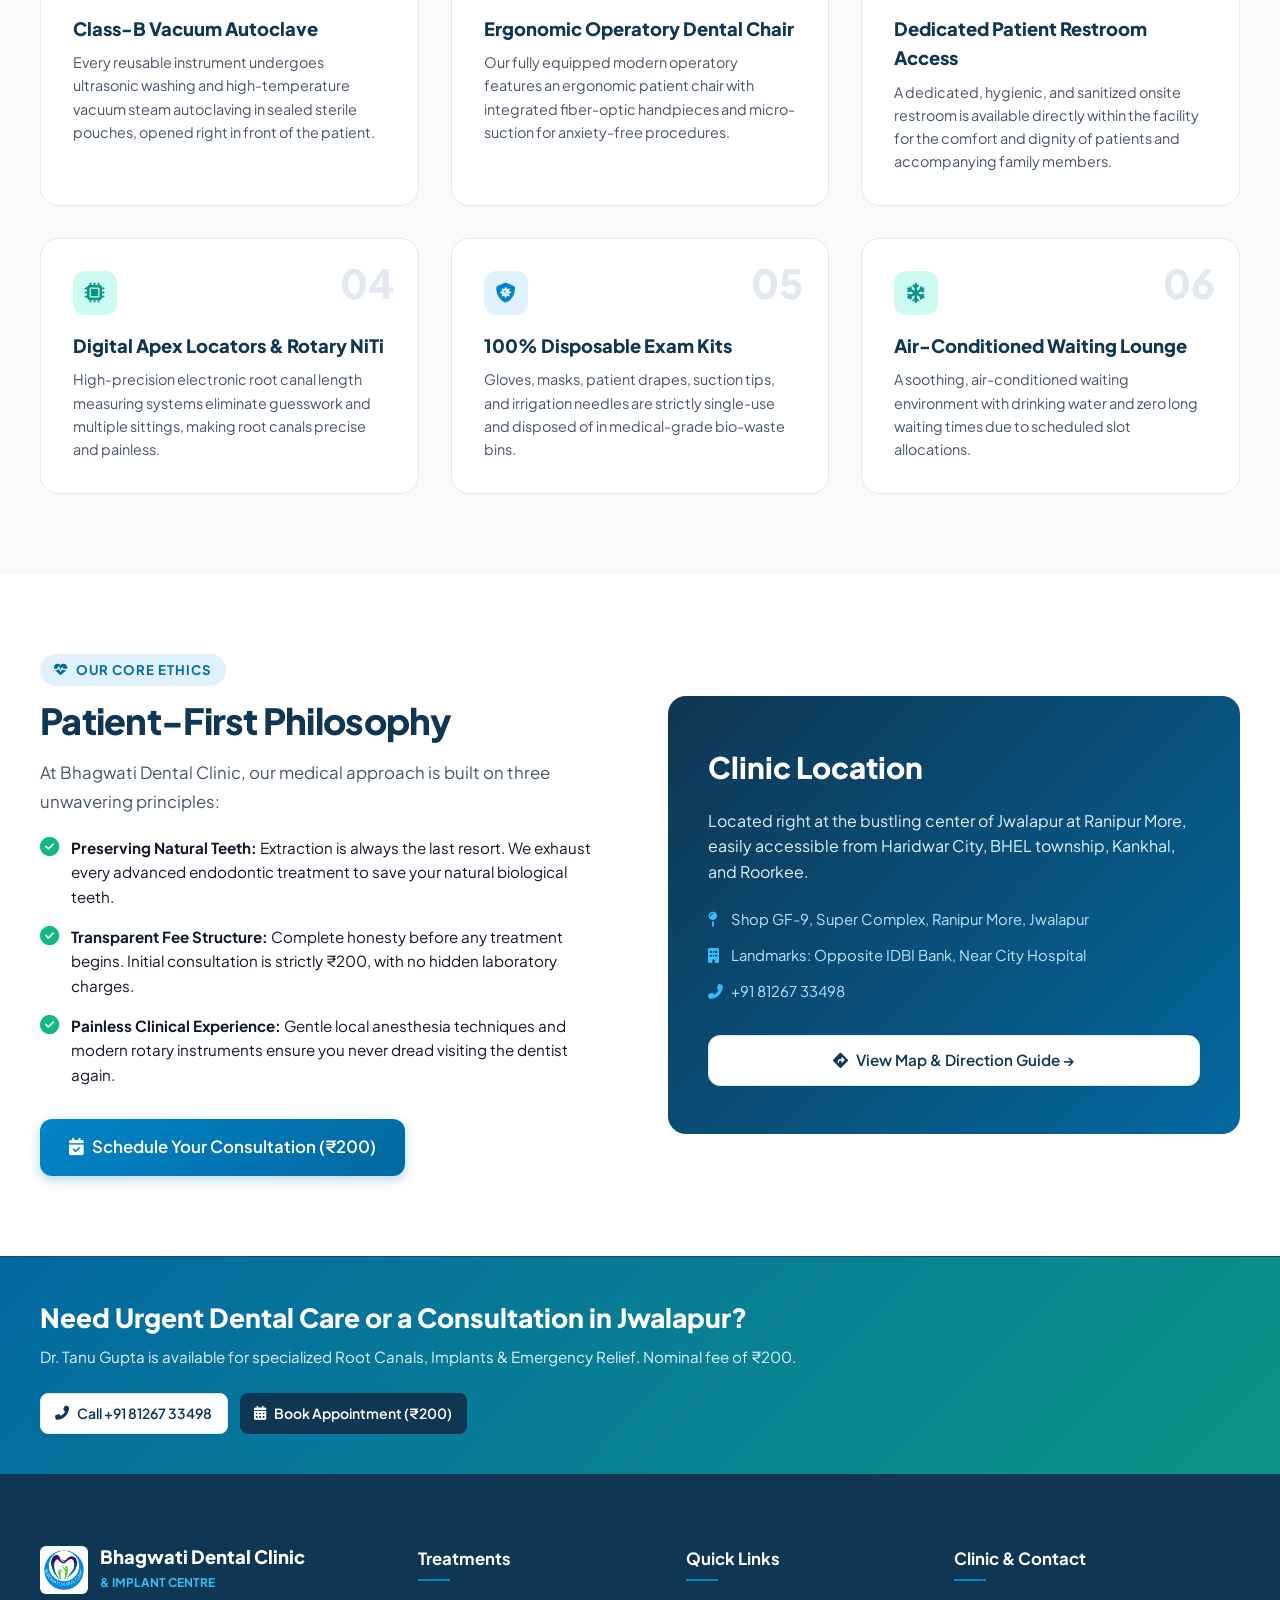
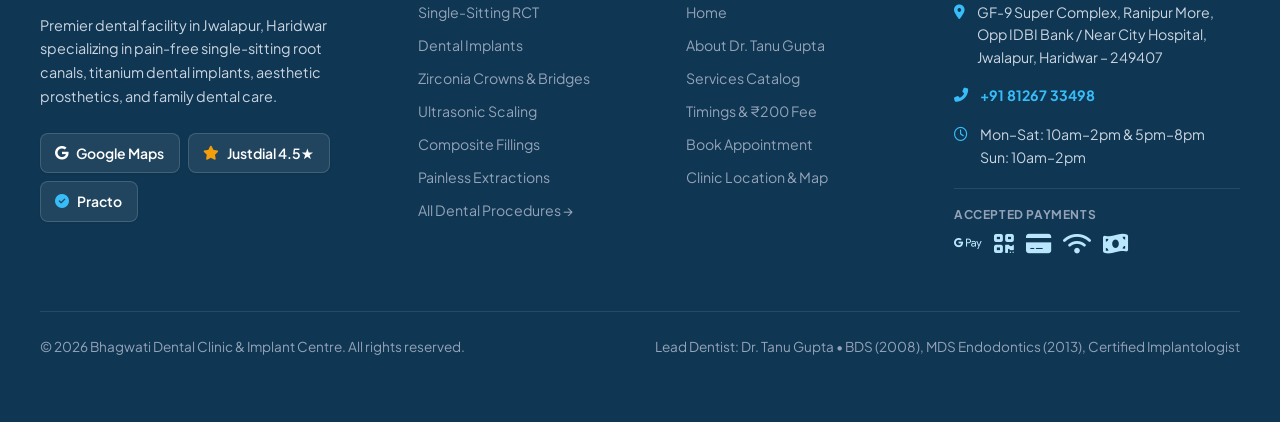
<file: about.html>
<!DOCTYPE html>
<html lang="en">
<head>
  <meta charset="UTF-8">
  <meta name="viewport" content="width=device-width, initial-scale=1.0">
  <title>About Dr. Tanu Gupta & Clinic | Bhagwati Dental Clinic Jwalapur</title>
  <meta name="description" content="Learn about Dr. Tanu Gupta (MDS Endodontist & Certified Implantologist, 18+ Yrs Exp) and Bhagwati Dental Clinic & Implant Centre in Ranipur More, Jwalapur, Haridwar. High sterilization, modern operatory, consultation &#8377;200.">
  
  <link rel="icon" type="image/png" href="Company_Logo.png">
  <link rel="preconnect" href="https://fonts.googleapis.com">
  <link rel="preconnect" href="https://fonts.gstatic.com" crossorigin>
  <link href="https://fonts.googleapis.com/css2?family=Plus+Jakarta+Sans:wght@400;500;600;700;800&display=swap" rel="stylesheet">
  <link rel="stylesheet" href="https://cdnjs.cloudflare.com/ajax/libs/font-awesome/6.5.1/css/all.min.css" integrity="sha512-DTOQO9RWCH3ppGqcWaEA1BIZOC6xxalwEsw9c2QQeAIftl+Vegovlnee1c9QX4TctnWMn13TZye+giMm8e2LwA==" crossorigin="anonymous" referrerpolicy="no-referrer" />
  <link rel="stylesheet" href="styles.css">
</head>
<body>

  <!-- TOP BAR -->
  <header class="topbar">
    <div class="container">
      <div class="topbar-left">
        <div class="live-status-pill">
          <span class="status-dot"></span>
          <span class="status-label">Checking Hours...</span>
        </div>
        <div class="topbar-item">
          <i class="fas fa-map-marker-alt"></i>
          <span>GF-9, Super Complex, Ranipur More, Jwalapur, Haridwar</span>
        </div>
      </div>
      <div class="topbar-right">
        <div class="topbar-item">
          <i class="fas fa-rupee-sign"></i>
          <span>Consultation Fee: <strong>&#8377;200 only</strong></span>
        </div>
        <div class="topbar-item">
          <i class="fas fa-phone-alt"></i>
          <a href="tel:+918126733498" style="color: #fff; font-weight: 700;">+91 81267 33498</a>
        </div>
      </div>
    </div>
  </header>

  <!-- MAIN NAVIGATION -->
  <nav class="navbar">
    <div class="container">
      <a href="index.html" class="brand-link">
        <img src="Company_Logo.png" alt="Bhagwati Dental Clinic Logo" class="brand-logo-img">
        <div class="brand-text-block">
          <span class="brand-name">Bhagwati Dental Clinic</span>
          <span class="brand-subtitle">& Implant Centre &bull; Jwalapur</span>
        </div>
      </a>

      <ul class="nav-menu">
        <li class="nav-item"><a href="index.html" class="nav-link">Home</a></li>
        <li class="nav-item has-dropdown">
          <a href="about.html" class="nav-link active">About Us <i class="fas fa-chevron-down"></i></a>
          <ul class="dropdown-menu">
            <li class="dropdown-item"><a href="about.html#doctor"><i class="fas fa-user-md"></i> Dr. Tanu Gupta (MDS)</a></li>
            <li class="dropdown-item"><a href="about.html#operatory"><i class="fas fa-hospital"></i> Operatory & Sterilization</a></li>
            <li class="dropdown-item"><a href="about.html#mission"><i class="fas fa-heart-pulse"></i> Patient Philosophy</a></li>
          </ul>
        </li>
        <li class="nav-item has-dropdown">
          <a href="services.html" class="nav-link">Treatments <i class="fas fa-chevron-down"></i></a>
          <ul class="dropdown-menu wide">
            <li class="dropdown-item"><a href="root-canal.html"><i class="fas fa-tooth"></i> Root Canal (RCT) <span class="badge">Specialty</span></a></li>
            <li class="dropdown-item"><a href="implants.html"><i class="fas fa-shield-virus"></i> Dental Implants <span class="badge">Certified</span></a></li>
            <li class="dropdown-item"><a href="services.html#crowns"><i class="fas fa-crown"></i> Crowns & Bridges</a></li>
            <li class="dropdown-item"><a href="services.html#scaling"><i class="fas fa-pump-medical"></i> Ultrasonic Scaling</a></li>
            <li class="dropdown-item"><a href="services.html#fillings"><i class="fas fa-fill-drip"></i> Composite Fillings</a></li>
            <li class="dropdown-item"><a href="services.html#extractions"><i class="fas fa-bone"></i> Painless Extractions</a></li>
            <li class="dropdown-item"><a href="services.html"><i class="fas fa-list-check"></i> View All Treatments &rarr;</a></li>
          </ul>
        </li>
        <li class="nav-item"><a href="pricing-hours.html" class="nav-link">Hours & Fee</a></li>
        <li class="nav-item"><a href="appointment.html" class="nav-link">Book Appointment</a></li>
        <li class="nav-item"><a href="contact.html" class="nav-link">Contact & Map</a></li>
      </ul>

      <div class="nav-cta">
        <a href="appointment.html" class="btn btn-primary btn-sm">
          <i class="fas fa-calendar-check"></i> Book Visit (&#8377;200)
        </a>
      </div>

      <button class="mobile-menu-btn" aria-label="Toggle Navigation Menu">
        <i class="fas fa-bars"></i>
      </button>
    </div>
  </nav>

  <!-- PAGE BANNER WITH BREADCRUMBS -->
  <section class="page-banner">
    <div class="container page-banner-content">
      <div class="breadcrumbs">
        <a href="index.html"><i class="fas fa-home"></i> Home</a>
        <span>/</span>
        <span class="current">About Us</span>
      </div>
      <h1>About Bhagwati Dental Clinic & Dr. Tanu Gupta</h1>
      <p>
        Over 18 years of specialized clinical dentistry, tooth-saving rotary endodontics, certified implantology, and patient-first care in Haridwar.
      </p>
    </div>
  </section>

  <!-- DOCTOR DETAILED BIOGRAPHY -->
  <section id="doctor" class="content-section alt">
    <div class="container">
      <div class="two-col-grid">
        <div>
          <div class="doctor-card-frame">
            <span class="doctor-badge-floating"><i class="fas fa-user-md"></i> Founder & Lead Specialist</span>
            <div class="doctor-avatar-circle">
              <img src="dr-tanu-gupta.png" alt="Dr. Tanu Gupta - Endodontist & Certified Implantologist" class="doctor-photo-img">
            </div>
            <h3 style="font-size: 1.45rem; font-weight: 800; color: var(--primary-deep); margin-bottom: 0.25rem;">Dr. Tanu Gupta</h3>
            <p style="font-size: 0.95rem; font-weight: 700; color: var(--primary); margin-bottom: 0.75rem;">
              BDS (2008), MDS Endodontics (2013), Certified Implantologist
            </p>
            <div class="doctor-qual-pills">
              <span class="qual-tag"><i class="fas fa-award"></i> 18+ Yrs Clinical Mastery</span>
              <span class="qual-tag"><i class="fas fa-university"></i> Bapuji College (MDS)</span>
              <span class="qual-tag"><i class="fas fa-certificate"></i> Certified Implantologist</span>
            </div>
            <div style="background-color: #fff; border-radius: var(--radius-sm); padding: 0.85rem; margin-top: 1rem; border: 1px solid var(--border-color); display: flex; justify-content: space-around;">
              <a href="https://www.practo.com/Haridwar/doctor/dr-tanu-gupta-dentist?practice_id=721434&referrer=establishment_profile" target="_blank" style="font-size: 0.85rem; font-weight: 700; color: var(--primary);">
                <i class="fas fa-check-circle"></i> Practo Profile
              </a>
              <a href="https://www.justdial.com/Haridwar/Dr-Tanu-Gupta-Bhagwati-Dental-Clinic-and-Implant-Centre-Opposite-Idbi-Bank-Haridwar-H-O/9999P1334-1334-170114121429-G9B4_BZDET" target="_blank" style="font-size: 0.85rem; font-weight: 700; color: #f59e0b;">
                <i class="fas fa-star"></i> Justdial 4.5&#9733;
              </a>
            </div>
          </div>
        </div>

        <div>
          <span class="section-tag"><i class="fas fa-graduation-cap"></i> Academic & Clinical Background</span>
          <h2 class="section-title">Clinical Mastery & Compassionate Dentistry</h2>
          <p style="color: var(--text-muted); font-size: 1.05rem; line-height: 1.7; margin-bottom: 1.25rem;">
            Dr. Tanu Gupta earned her Bachelor of Dental Surgery (BDS) in 2008 from Dr. B.R. Ambedkar University, followed by an intensive 
            Master of Dental Surgery (MDS) in Conservative Dentistry & Endodontics in 2013 from the prestigious <strong>Bapuji College of Dental Sciences</strong>, Davangere — one of India's top dental institutes.
          </p>
          <p style="color: var(--text-muted); font-size: 1rem; line-height: 1.65; margin-bottom: 1.5rem;">
            Having completed extensive post-graduate advanced certifications in <strong>Dental Implantology</strong>, she combines the art of micro-endodontic root canal treatments (saving natural teeth) with permanent titanium implant restorations (replacing lost teeth) to provide complete rehabilitation for Haridwar residents.
          </p>

          <div class="two-col-grid" style="gap: 1rem; margin-bottom: 1.75rem;">
            <div style="background-color: var(--bg-page); padding: 1rem; border-radius: var(--radius-sm); border: 1px solid var(--border-color);">
              <h5 style="color: var(--primary-deep); font-size: 0.95rem; font-weight: 700; margin-bottom: 0.25rem;"><i class="fas fa-tooth" style="color: var(--primary); margin-right: 0.35rem;"></i> Endodontics Expertise</h5>
              <p style="font-size: 0.85rem; color: var(--text-muted);">Mastery in complex rotary canal instrumentation, curved canals, retreatment, and single-sitting RCTs.</p>
            </div>
            <div style="background-color: var(--bg-page); padding: 1rem; border-radius: var(--radius-sm); border: 1px solid var(--border-color);">
              <h5 style="color: var(--primary-deep); font-size: 0.95rem; font-weight: 700; margin-bottom: 0.25rem;"><i class="fas fa-shield-virus" style="color: var(--accent); margin-right: 0.35rem;"></i> Implantology Certification</h5>
              <p style="font-size: 0.85rem; color: var(--text-muted);">Surgical placement of titanium implants, bone preservation, and CAD/CAM custom prosthetics.</p>
            </div>
          </div>

          <a href="appointment.html" class="btn btn-primary">
            <i class="fas fa-calendar-check"></i> Book Consultation with Dr. Tanu Gupta (&#8377;200)
          </a>
        </div>
      </div>
    </div>
  </section>

  <!-- OPERATORY & STERILIZATION STANDARDS -->
  <section id="operatory" class="content-section">
    <div class="container">
      <div class="text-center">
        <span class="section-tag accent"><i class="fas fa-hospital"></i> Infrastructure & Hygiene</span>
        <h2 class="section-title">Clean Operatory & Infection Control</h2>
        <p class="section-subtitle mx-auto">
          We maintain rigorous hospital-level sanitization protocols and comfortable onsite patient amenities.
        </p>
      </div>

      <div class="three-col-grid" style="margin-top: 3.5rem;">
        <div class="step-card">
          <div class="step-num">01</div>
          <div class="trust-icon" style="margin-bottom: 1rem;"><i class="fas fa-pump-medical"></i></div>
          <h4>Class-B Vacuum Autoclave</h4>
          <p>
            Every reusable instrument undergoes ultrasonic washing and high-temperature vacuum steam autoclaving in sealed sterile pouches, opened right in front of the patient.
          </p>
        </div>

        <div class="step-card">
          <div class="step-num">02</div>
          <div class="trust-icon accent" style="margin-bottom: 1rem;"><i class="fas fa-chair"></i></div>
          <h4>Ergonomic Operatory Dental Chair</h4>
          <p>
            Our fully equipped modern operatory features an ergonomic patient chair with integrated fiber-optic handpieces and micro-suction for anxiety-free procedures.
          </p>
        </div>

        <div class="step-card">
          <div class="step-num">03</div>
          <div class="trust-icon" style="margin-bottom: 1rem;"><i class="fas fa-restroom"></i></div>
          <h4>Dedicated Patient Restroom Access</h4>
          <p>
            A dedicated, hygienic, and sanitized onsite restroom is available directly within the facility for the comfort and dignity of patients and accompanying family members.
          </p>
        </div>

        <div class="step-card">
          <div class="step-num">04</div>
          <div class="trust-icon accent" style="margin-bottom: 1rem;"><i class="fas fa-microchip"></i></div>
          <h4>Digital Apex Locators & Rotary NiTi</h4>
          <p>
            High-precision electronic root canal length measuring systems eliminate guesswork and multiple sittings, making root canals precise and painless.
          </p>
        </div>

        <div class="step-card">
          <div class="step-num">05</div>
          <div class="trust-icon" style="margin-bottom: 1rem;"><i class="fas fa-shield-virus"></i></div>
          <h4>100% Disposable Exam Kits</h4>
          <p>
            Gloves, masks, patient drapes, suction tips, and irrigation needles are strictly single-use and disposed of in medical-grade bio-waste bins.
          </p>
        </div>

        <div class="step-card">
          <div class="step-num">06</div>
          <div class="trust-icon accent" style="margin-bottom: 1rem;"><i class="fas fa-snowflake"></i></div>
          <h4>Air-Conditioned Waiting Lounge</h4>
          <p>
            A soothing, air-conditioned waiting environment with drinking water and zero long waiting times due to scheduled slot allocations.
          </p>
        </div>
      </div>
    </div>
  </section>

  <!-- CLINICAL MISSION & VALUES -->
  <section id="mission" class="content-section alt">
    <div class="container">
      <div class="two-col-grid" style="align-items: center;">
        <div>
          <span class="section-tag"><i class="fas fa-heart-pulse"></i> Our Core Ethics</span>
          <h2 class="section-title">Patient-First Philosophy</h2>
          <p style="color: var(--text-muted); font-size: 1.05rem; line-height: 1.7; margin-bottom: 1.25rem;">
            At Bhagwati Dental Clinic, our medical approach is built on three unwavering principles:
          </p>
          <ul style="list-style: none; display: flex; flex-direction: column; gap: 1rem; font-size: 0.95rem; color: var(--text-main); margin-bottom: 2rem;">
            <li style="display: flex; gap: 0.75rem;">
              <i class="fas fa-check-circle" style="color: var(--success); font-size: 1.2rem; margin-top: 0.15rem;"></i>
              <div>
                <strong>Preserving Natural Teeth:</strong> Extraction is always the last resort. We exhaust every advanced endodontic treatment to save your natural biological teeth.
              </div>
            </li>
            <li style="display: flex; gap: 0.75rem;">
              <i class="fas fa-check-circle" style="color: var(--success); font-size: 1.2rem; margin-top: 0.15rem;"></i>
              <div>
                <strong>Transparent Fee Structure:</strong> Complete honesty before any treatment begins. Initial consultation is strictly &#8377;200, with no hidden laboratory charges.
              </div>
            </li>
            <li style="display: flex; gap: 0.75rem;">
              <i class="fas fa-check-circle" style="color: var(--success); font-size: 1.2rem; margin-top: 0.15rem;"></i>
              <div>
                <strong>Painless Clinical Experience:</strong> Gentle local anesthesia techniques and modern rotary instruments ensure you never dread visiting the dentist again.
              </div>
            </li>
          </ul>

          <a href="appointment.html" class="btn btn-primary btn-lg">
            <i class="fas fa-calendar-check"></i> Schedule Your Consultation (&#8377;200)
          </a>
        </div>

        <div style="background: linear-gradient(135deg, #0f3652, #0369a1); border-radius: var(--radius-lg); padding: 3rem 2.5rem; color: #fff;">
          <h3 style="font-size: 1.85rem; font-weight: 800; margin-bottom: 1rem;">Clinic Location</h3>
          <p style="color: #e0f2fe; font-size: 1rem; line-height: 1.6; margin-bottom: 1.5rem;">
            Located right at the bustling center of Jwalapur at Ranipur More, easily accessible from Haridwar City, BHEL township, Kankhal, and Roorkee.
          </p>
          <div style="display: flex; flex-direction: column; gap: 0.75rem; font-size: 0.925rem; color: #bae6fd; margin-bottom: 2rem;">
            <div><i class="fas fa-map-pin" style="color: #38bdf8; width: 20px;"></i> Shop GF-9, Super Complex, Ranipur More, Jwalapur</div>
            <div><i class="fas fa-building" style="color: #38bdf8; width: 20px;"></i> Landmarks: Opposite IDBI Bank, Near City Hospital</div>
            <div><i class="fas fa-phone-alt" style="color: #38bdf8; width: 20px;"></i> +91 81267 33498</div>
          </div>
          <a href="contact.html" class="btn btn-secondary" style="background: #fff; color: var(--primary-deep); width: 100%;">
            <i class="fas fa-directions"></i> View Map & Direction Guide &rarr;
          </a>
        </div>
      </div>
    </div>
  </section>

  <!-- RICH FOOTER -->
  <footer class="site-footer">
    <div class="footer-cta-banner">
      <div class="container">
        <div class="footer-cta-grid">
          <div class="footer-cta-text">
            <h3>Need Urgent Dental Care or a Consultation in Jwalapur?</h3>
            <p>Dr. Tanu Gupta is available for specialized Root Canals, Implants & Emergency Relief. Nominal fee of &#8377;200.</p>
          </div>
          <div style="display: flex; gap: 0.75rem; flex-wrap: wrap;">
            <a href="tel:+918126733498" class="btn btn-secondary btn-sm" style="background: #fff; color: var(--primary-deep);"><i class="fas fa-phone-alt"></i> Call +91 81267 33498</a>
            <a href="appointment.html" class="btn btn-primary btn-sm" style="background: var(--primary-deep); color: #fff;"><i class="fas fa-calendar-alt"></i> Book Appointment (&#8377;200)</a>
          </div>
        </div>
      </div>
    </div>

    <div class="footer-main">
      <div class="container">
        <div class="footer-grid">
          <div class="footer-brand">
            <div style="display: flex; align-items: center; gap: 0.75rem;">
              <img src="Company_Logo.png" alt="Bhagwati Dental Clinic Logo" style="height: 48px; background: #fff; padding: 3px; border-radius: 6px;">
              <div>
                <h4 style="color: #fff; font-size: 1.15rem; font-weight: 800; margin: 0; line-height: 1.2;">Bhagwati Dental Clinic</h4>
                <span style="font-size: 0.75rem; color: #38bdf8; text-transform: uppercase; font-weight: 700;">& Implant Centre</span>
              </div>
            </div>
            <p>
              Premier dental facility in Jwalapur, Haridwar specializing in pain-free single-sitting root canals, titanium dental implants, aesthetic prosthetics, and family dental care.
            </p>
            <div style="display: flex; gap: 0.5rem; flex-wrap: wrap;">
              <a href="https://www.google.com/maps/place/Bhagwati+dental+clinic+-+Best+Dental+Clinic+in+Haridwar+%7C+Best+Dentist+in+Haridwar/@29.9336813,78.1340759,17z/data=!3m1!4b1!4m6!3m5!1s0x390946fde534a3d1:0xe40599b0adf1096f!8m2!3d29.9336813!4d78.1340759!16s%2Fg%2F1q6jhk46k" target="_blank" class="btn btn-secondary btn-sm" style="background: rgba(255,255,255,0.08); border-color: rgba(255,255,255,0.15); color: #fff;"><i class="fab fa-google"></i> Google Maps</a>
              <a href="https://www.justdial.com/Haridwar/Bhagwati-Dental-Clinic-and-Implant-Centre-Opposite-Idbi-Bank-Haridwar-H-O/9999P1334-1334-150813125243-T2Z9_BZDET" target="_blank" class="btn btn-secondary btn-sm" style="background: rgba(255,255,255,0.08); border-color: rgba(255,255,255,0.15); color: #fff;"><i class="fas fa-star" style="color: #f59e0b;"></i> Justdial 4.5&#9733;</a>
              <a href="https://www.practo.com/Haridwar/doctor/dr-tanu-gupta-dentist?practice_id=721434&referrer=establishment_profile" target="_blank" class="btn btn-secondary btn-sm" style="background: rgba(255,255,255,0.08); border-color: rgba(255,255,255,0.15); color: #fff;"><i class="fas fa-check-circle" style="color: #38bdf8;"></i> Practo</a>
            </div>
          </div>

          <div class="footer-col">
            <h4>Treatments</h4>
            <ul class="footer-links-list">
              <li><a href="root-canal.html">Single-Sitting RCT</a></li>
              <li><a href="implants.html">Dental Implants</a></li>
              <li><a href="services.html#crowns">Zirconia Crowns & Bridges</a></li>
              <li><a href="services.html#scaling">Ultrasonic Scaling</a></li>
              <li><a href="services.html#fillings">Composite Fillings</a></li>
              <li><a href="services.html#extractions">Painless Extractions</a></li>
              <li><a href="services.html">All Dental Procedures &rarr;</a></li>
            </ul>
          </div>

          <div class="footer-col">
            <h4>Quick Links</h4>
            <ul class="footer-links-list">
              <li><a href="index.html">Home</a></li>
              <li><a href="about.html">About Dr. Tanu Gupta</a></li>
              <li><a href="services.html">Services Catalog</a></li>
              <li><a href="pricing-hours.html">Timings & &#8377;200 Fee</a></li>
              <li><a href="appointment.html">Book Appointment</a></li>
              <li><a href="contact.html">Clinic Location & Map</a></li>
            </ul>
          </div>

          <div class="footer-col">
            <h4>Clinic & Contact</h4>
            <div class="footer-contact-item">
              <i class="fas fa-map-marker-alt"></i>
              <div>GF-9 Super Complex, Ranipur More, Opp IDBI Bank / Near City Hospital, Jwalapur, Haridwar – 249407</div>
            </div>
            <div class="footer-contact-item">
              <i class="fas fa-phone-alt"></i>
              <div><a href="tel:+918126733498" style="color: #38bdf8; font-weight: 700;">+91 81267 33498</a></div>
            </div>
            <div class="footer-contact-item">
              <i class="far fa-clock"></i>
              <div>Mon–Sat: 10am–2pm & 5pm–8pm<br>Sun: 10am–2pm</div>
            </div>
            <div class="footer-payments-wrap">
              <span>Accepted Payments</span>
              <div class="footer-pay-icons">
                <i class="fab fa-google-pay" title="Google Pay"></i>
                <i class="fas fa-qrcode" title="UPI Apps"></i>
                <i class="fas fa-credit-card" title="Debit & Credit Cards"></i>
                <i class="fas fa-wifi" title="NFC Tap"></i>
                <i class="fas fa-money-bill-wave" title="Cash"></i>
              </div>
            </div>
          </div>
        </div>

        <div class="footer-bottom">
          <p>&copy; 2026 Bhagwati Dental Clinic & Implant Centre. All rights reserved.</p>
          <p>Lead Dentist: Dr. Tanu Gupta &bull; BDS (2008), MDS Endodontics (2013), Certified Implantologist</p>
        </div>
      </div>
    </div>
  </footer>

  <a href="https://wa.me/918126733498?text=Hello%20Dr.%20Tanu%20Gupta,%20I%20would%20like%20to%20inquire%20about%20dental%20care." class="floating-whatsapp" target="_blank" aria-label="Chat on WhatsApp"><i class="fab fa-whatsapp"></i></a>
  <button class="scroll-top-btn" aria-label="Scroll back to top"><i class="fas fa-arrow-up"></i></button>

  <div class="mobile-sticky-bottom-bar">
    <div class="mobile-bar-actions">
      <a href="tel:+918126733498" class="btn btn-primary btn-sm"><i class="fas fa-phone-alt"></i> Call Clinic</a>
      <a href="https://wa.me/918126733498?text=Hello%20Dr.%20Tanu%20Gupta,%20I%20would%20like%20to%20book%20an%20appointment." target="_blank" class="btn btn-whatsapp btn-sm"><i class="fab fa-whatsapp"></i> WhatsApp (&#8377;200)</a>
    </div>
  </div>

  <script src="script.js"></script>
</body>
</html>
</file>
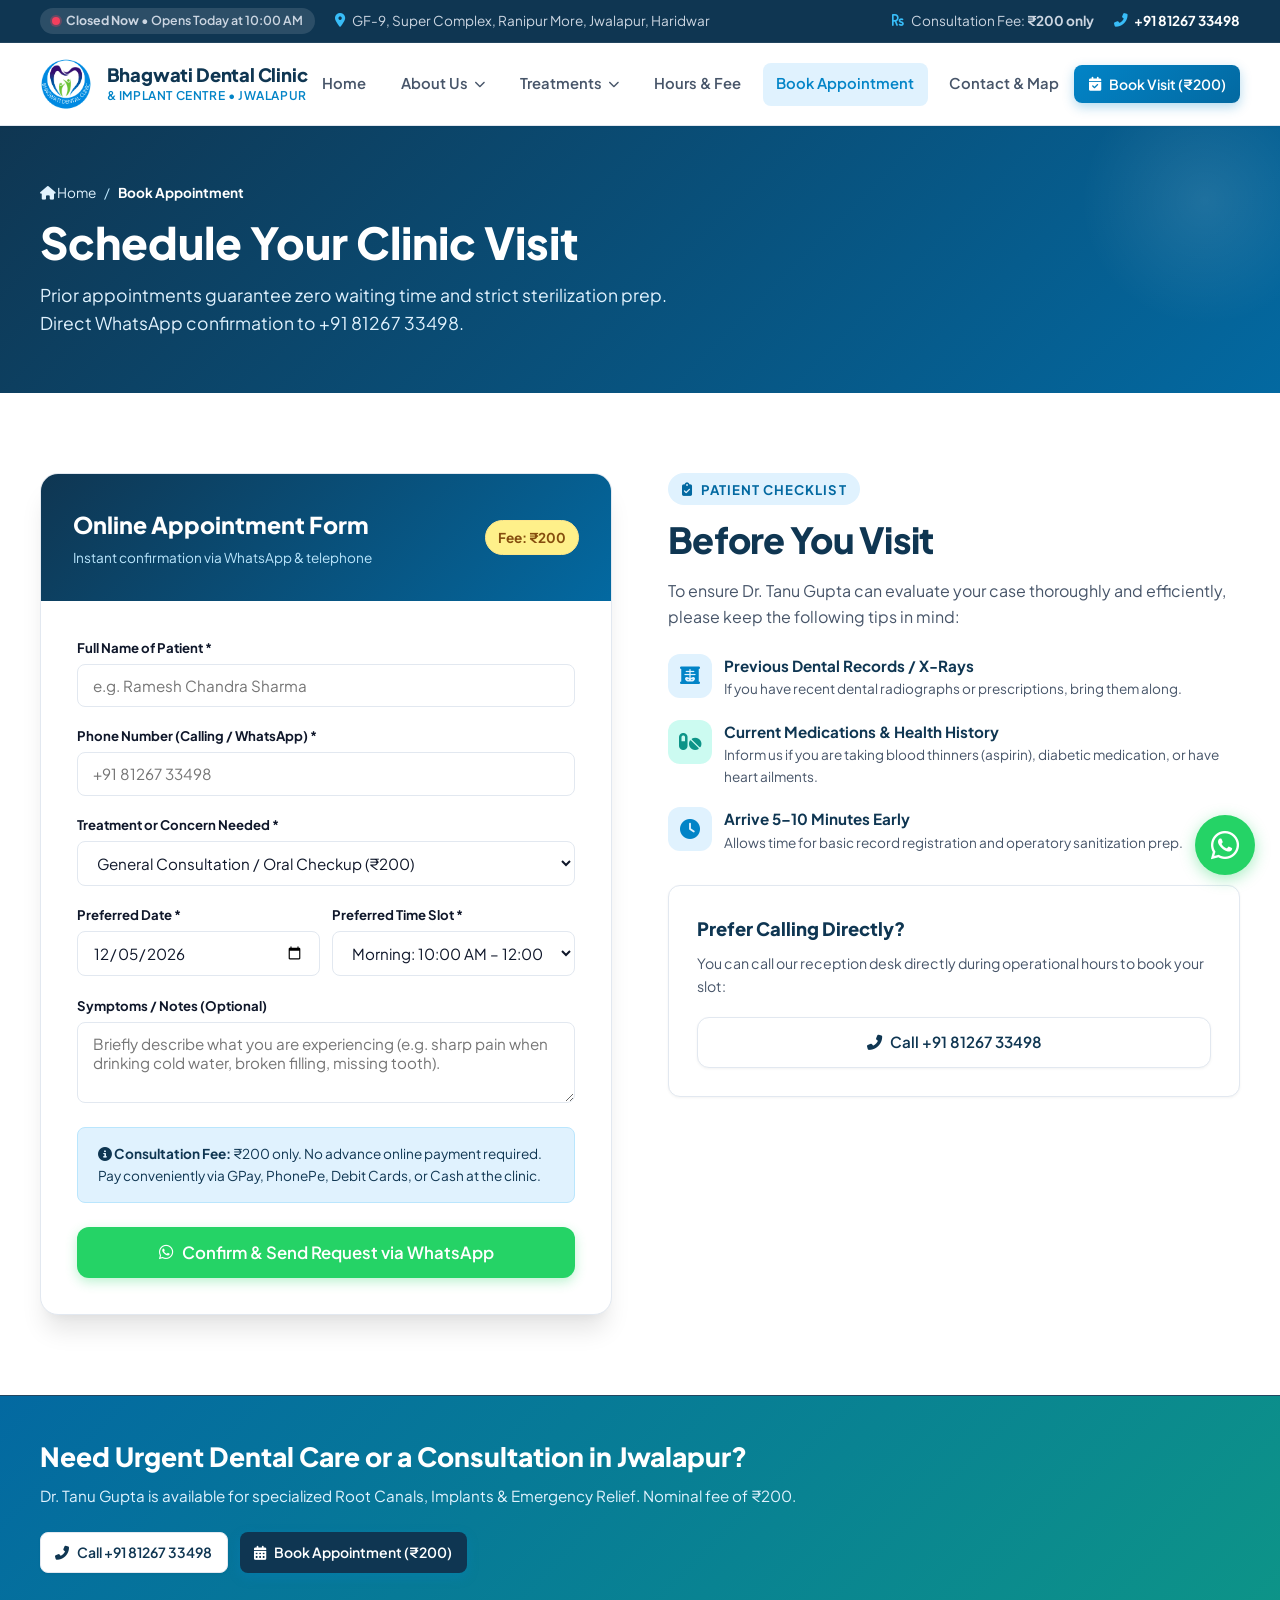
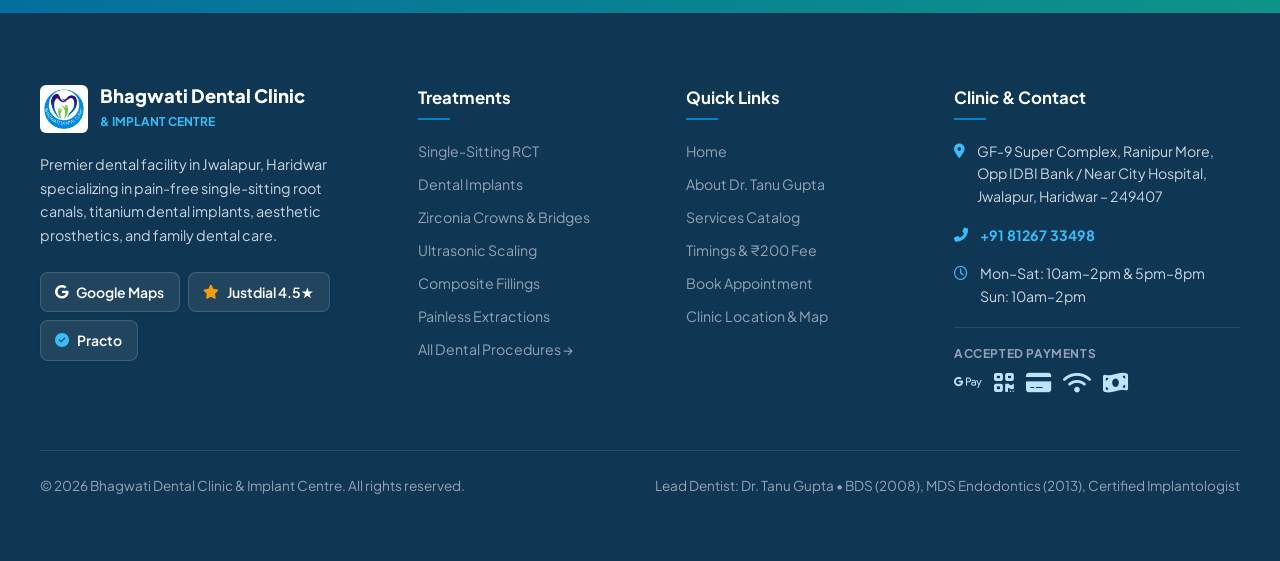
<file: appointment.html>
<!DOCTYPE html>
<html lang="en">
<head>
  <meta charset="UTF-8">
  <meta name="viewport" content="width=device-width, initial-scale=1.0">
  <title>Book Dental Appointment | Bhagwati Dental Clinic Jwalapur Haridwar</title>
  <meta name="description" content="Schedule your dental appointment at Bhagwati Dental Clinic & Implant Centre in Jwalapur, Haridwar. Fast online booking & instant WhatsApp confirmation with Dr. Tanu Gupta. Consultation &#8377;200.">
  
  <link rel="icon" type="image/png" href="Company_Logo.png">
  <link rel="preconnect" href="https://fonts.googleapis.com">
  <link rel="preconnect" href="https://fonts.gstatic.com" crossorigin>
  <link href="https://fonts.googleapis.com/css2?family=Plus+Jakarta+Sans:wght@400;500;600;700;800&display=swap" rel="stylesheet">
  <link rel="stylesheet" href="https://cdnjs.cloudflare.com/ajax/libs/font-awesome/6.5.1/css/all.min.css" integrity="sha512-DTOQO9RWCH3ppGqcWaEA1BIZOC6xxalwEsw9c2QQeAIftl+Vegovlnee1c9QX4TctnWMn13TZye+giMm8e2LwA==" crossorigin="anonymous" referrerpolicy="no-referrer" />
  <link rel="stylesheet" href="styles.css">
</head>
<body>

  <!-- TOP BAR -->
  <header class="topbar">
    <div class="container">
      <div class="topbar-left">
        <div class="live-status-pill">
          <span class="status-dot"></span>
          <span class="status-label">Checking Hours...</span>
        </div>
        <div class="topbar-item">
          <i class="fas fa-map-marker-alt"></i>
          <span>GF-9, Super Complex, Ranipur More, Jwalapur, Haridwar</span>
        </div>
      </div>
      <div class="topbar-right">
        <div class="topbar-item">
          <i class="fas fa-rupee-sign"></i>
          <span>Consultation Fee: <strong>&#8377;200 only</strong></span>
        </div>
        <div class="topbar-item">
          <i class="fas fa-phone-alt"></i>
          <a href="tel:+918126733498" style="color: #fff; font-weight: 700;">+91 81267 33498</a>
        </div>
      </div>
    </div>
  </header>

  <!-- MAIN NAVIGATION -->
  <nav class="navbar">
    <div class="container">
      <a href="index.html" class="brand-link">
        <img src="Company_Logo.png" alt="Bhagwati Dental Clinic Logo" class="brand-logo-img">
        <div class="brand-text-block">
          <span class="brand-name">Bhagwati Dental Clinic</span>
          <span class="brand-subtitle">& Implant Centre &bull; Jwalapur</span>
        </div>
      </a>

      <ul class="nav-menu">
        <li class="nav-item"><a href="index.html" class="nav-link">Home</a></li>
        <li class="nav-item has-dropdown">
          <a href="about.html" class="nav-link">About Us <i class="fas fa-chevron-down"></i></a>
          <ul class="dropdown-menu">
            <li class="dropdown-item"><a href="about.html#doctor"><i class="fas fa-user-md"></i> Dr. Tanu Gupta (MDS)</a></li>
            <li class="dropdown-item"><a href="about.html#operatory"><i class="fas fa-hospital"></i> Operatory & Sterilization</a></li>
            <li class="dropdown-item"><a href="about.html#mission"><i class="fas fa-heart-pulse"></i> Patient Philosophy</a></li>
          </ul>
        </li>
        <li class="nav-item has-dropdown">
          <a href="services.html" class="nav-link">Treatments <i class="fas fa-chevron-down"></i></a>
          <ul class="dropdown-menu wide">
            <li class="dropdown-item"><a href="root-canal.html"><i class="fas fa-tooth"></i> Root Canal (RCT) <span class="badge">Specialty</span></a></li>
            <li class="dropdown-item"><a href="implants.html"><i class="fas fa-shield-virus"></i> Dental Implants <span class="badge">Certified</span></a></li>
            <li class="dropdown-item"><a href="services.html#crowns"><i class="fas fa-crown"></i> Crowns & Bridges</a></li>
            <li class="dropdown-item"><a href="services.html#scaling"><i class="fas fa-pump-medical"></i> Ultrasonic Scaling</a></li>
            <li class="dropdown-item"><a href="services.html#fillings"><i class="fas fa-fill-drip"></i> Composite Fillings</a></li>
            <li class="dropdown-item"><a href="services.html#extractions"><i class="fas fa-bone"></i> Painless Extractions</a></li>
            <li class="dropdown-item"><a href="services.html"><i class="fas fa-list-check"></i> View All Treatments &rarr;</a></li>
          </ul>
        </li>
        <li class="nav-item"><a href="pricing-hours.html" class="nav-link">Hours & Fee</a></li>
        <li class="nav-item"><a href="appointment.html" class="nav-link active">Book Appointment</a></li>
        <li class="nav-item"><a href="contact.html" class="nav-link">Contact & Map</a></li>
      </ul>

      <div class="nav-cta">
        <a href="appointment.html" class="btn btn-primary btn-sm">
          <i class="fas fa-calendar-check"></i> Book Visit (&#8377;200)
        </a>
      </div>

      <button class="mobile-menu-btn" aria-label="Toggle Navigation Menu">
        <i class="fas fa-bars"></i>
      </button>
    </div>
  </nav>

  <!-- PAGE BANNER WITH BREADCRUMBS -->
  <section class="page-banner">
    <div class="container page-banner-content">
      <div class="breadcrumbs">
        <a href="index.html"><i class="fas fa-home"></i> Home</a>
        <span>/</span>
        <span class="current">Book Appointment</span>
      </div>
      <h1>Schedule Your Clinic Visit</h1>
      <p>
        Prior appointments guarantee zero waiting time and strict sterilization prep. Direct WhatsApp confirmation to +91 81267 33498.
      </p>
    </div>
  </section>

  <!-- APPOINTMENT BOOKING FORM SECTION -->
  <section class="content-section alt">
    <div class="container">
      <div class="two-col-grid" style="align-items: flex-start; gap: 3.5rem;">
        <!-- Left: Form Card -->
        <div style="background-color: var(--bg-white); border-radius: var(--radius-lg); border: 1px solid var(--border-color); box-shadow: var(--shadow-xl); overflow: hidden;">
          <div style="background: linear-gradient(135deg, var(--primary-deep), var(--primary-dark)); padding: 2rem; color: #fff;">
            <div style="display: flex; justify-content: space-between; align-items: center;">
              <div>
                <h3 style="font-size: 1.45rem; font-weight: 800; margin-bottom: 0.25rem;">Online Appointment Form</h3>
                <p style="font-size: 0.85rem; color: #bae6fd;">Instant confirmation via WhatsApp & telephone</p>
              </div>
              <span class="fee-badge" style="background: #fef08a; color: #854d0e;">
                Fee: &#8377;200
              </span>
            </div>
          </div>

          <form id="mainBookingForm" class="appointment-form" style="padding: 2.25rem;">
            <div class="form-group" style="margin-bottom: 1.15rem;">
              <label class="form-label">Full Name of Patient *</label>
              <input type="text" name="patient_name" class="form-control" placeholder="e.g. Ramesh Chandra Sharma" required>
            </div>

            <div class="form-group" style="margin-bottom: 1.15rem;">
              <label class="form-label">Phone Number (Calling / WhatsApp) *</label>
              <input type="tel" name="patient_phone" class="form-control" placeholder="+91 81267 33498" required>
            </div>

            <div class="form-group" style="margin-bottom: 1.15rem;">
              <label class="form-label">Treatment or Concern Needed *</label>
              <select name="treatment_service" class="form-control" required>
                <option value="General Consultation">General Consultation / Oral Checkup (&#8377;200)</option>
                <option value="Root Canal Treatment (RCT)">Single-Sitting Root Canal Treatment (RCT)</option>
                <option value="Dental Implants">Dental Implants & Tooth Replacement</option>
                <option value="Crowns & Bridges">Dental Crowns (Caps) & Fixed Bridges</option>
                <option value="Teeth Cleaning & Scaling">Teeth Cleaning & Stain Removal</option>
                <option value="Tooth Extraction">Tooth Extraction / Wisdom Tooth Removal</option>
                <option value="Tooth-Coloured Fillings">Cosmetic Fillings / Cavity Restoration</option>
                <option value="Custom Dentures">Customized Full or Partial Dentures</option>
                <option value="Severe Toothache Emergency">Dental Emergency / Severe Toothache</option>
              </select>
            </div>

            <div class="form-row-2" style="margin-bottom: 1.15rem;">
              <div class="form-group">
                <label class="form-label">Preferred Date *</label>
                <input type="date" name="appointment_date" class="form-control" required>
              </div>
              <div class="form-group">
                <label class="form-label">Preferred Time Slot *</label>
                <select name="preferred_slot" class="form-control" required>
                  <option value="Morning Shift: 10:00 AM - 12:00 PM">Morning: 10:00 AM &ndash; 12:00 PM</option>
                  <option value="Afternoon Shift: 12:00 PM - 2:00 PM">Afternoon: 12:00 PM &ndash; 2:00 PM</option>
                  <option value="Evening Shift: 5:00 PM - 6:30 PM">Evening: 5:00 PM &ndash; 6:30 PM</option>
                  <option value="Night Shift: 6:30 PM - 8:00 PM">Night: 6:30 PM &ndash; 8:00 PM</option>
                </select>
              </div>
            </div>

            <div class="form-group" style="margin-bottom: 1.5rem;">
              <label class="form-label">Symptoms / Notes (Optional)</label>
              <textarea name="patient_notes" class="form-control" rows="3" placeholder="Briefly describe what you are experiencing (e.g. sharp pain when drinking cold water, broken filling, missing tooth)."></textarea>
            </div>

            <div style="background-color: var(--primary-light); padding: 0.95rem 1.25rem; border-radius: var(--radius-sm); border: 1px solid #bae6fd; font-size: 0.85rem; color: var(--primary-deep); margin-bottom: 1.5rem;">
              <i class="fas fa-info-circle"></i> <strong>Consultation Fee:</strong> &#8377;200 only. No advance online payment required. Pay conveniently via GPay, PhonePe, Debit Cards, or Cash at the clinic.
            </div>

            <button type="submit" class="btn btn-whatsapp btn-lg" style="width: 100%;">
              <i class="fab fa-whatsapp"></i> Confirm & Send Request via WhatsApp
            </button>
          </form>
        </div>

        <!-- Right: Clinic Information & Checklist -->
        <div>
          <span class="section-tag"><i class="fas fa-clipboard-check"></i> Patient Checklist</span>
          <h2 class="section-title">Before You Visit</h2>
          <p style="color: var(--text-muted); font-size: 1rem; line-height: 1.6; margin-bottom: 1.5rem;">
            To ensure Dr. Tanu Gupta can evaluate your case thoroughly and efficiently, please keep the following tips in mind:
          </p>

          <div style="display: flex; flex-direction: column; gap: 1.25rem; margin-bottom: 2rem;">
            <div style="display: flex; gap: 0.75rem;">
              <div class="trust-icon" style="width: 44px; height: 44px; flex-shrink: 0;"><i class="fas fa-x-ray"></i></div>
              <div>
                <h5 style="font-size: 0.95rem; font-weight: 700; color: var(--primary-deep);">Previous Dental Records / X-Rays</h5>
                <p style="font-size: 0.85rem; color: var(--text-muted);">If you have recent dental radiographs or prescriptions, bring them along.</p>
              </div>
            </div>

            <div style="display: flex; gap: 0.75rem;">
              <div class="trust-icon accent" style="width: 44px; height: 44px; flex-shrink: 0;"><i class="fas fa-pills"></i></div>
              <div>
                <h5 style="font-size: 0.95rem; font-weight: 700; color: var(--primary-deep);">Current Medications & Health History</h5>
                <p style="font-size: 0.85rem; color: var(--text-muted);">Inform us if you are taking blood thinners (aspirin), diabetic medication, or have heart ailments.</p>
              </div>
            </div>

            <div style="display: flex; gap: 0.75rem;">
              <div class="trust-icon" style="width: 44px; height: 44px; flex-shrink: 0;"><i class="fas fa-clock"></i></div>
              <div>
                <h5 style="font-size: 0.95rem; font-weight: 700; color: var(--primary-deep);">Arrive 5–10 Minutes Early</h5>
                <p style="font-size: 0.85rem; color: var(--text-muted);">Allows time for basic record registration and operatory sanitization prep.</p>
              </div>
            </div>
          </div>

          <div style="background-color: var(--bg-white); border-radius: var(--radius-md); border: 1px solid var(--border-color); padding: 1.75rem; box-shadow: var(--shadow-sm);">
            <h4 style="font-size: 1.15rem; font-weight: 800; color: var(--primary-deep); margin-bottom: 0.5rem;">
              Prefer Calling Directly?
            </h4>
            <p style="font-size: 0.885rem; color: var(--text-muted); margin-bottom: 1.25rem;">
              You can call our reception desk directly during operational hours to book your slot:
            </p>
            <a href="tel:+918126733498" class="btn btn-secondary" style="width: 100%;">
              <i class="fas fa-phone-alt"></i> Call +91 81267 33498
            </a>
          </div>
        </div>
      </div>
    </div>
  </section>

  <!-- RICH FOOTER -->
  <footer class="site-footer">
    <div class="footer-cta-banner">
      <div class="container">
        <div class="footer-cta-grid">
          <div class="footer-cta-text">
            <h3>Need Urgent Dental Care or a Consultation in Jwalapur?</h3>
            <p>Dr. Tanu Gupta is available for specialized Root Canals, Implants & Emergency Relief. Nominal fee of &#8377;200.</p>
          </div>
          <div style="display: flex; gap: 0.75rem; flex-wrap: wrap;">
            <a href="tel:+918126733498" class="btn btn-secondary btn-sm" style="background: #fff; color: var(--primary-deep);"><i class="fas fa-phone-alt"></i> Call +91 81267 33498</a>
            <a href="appointment.html" class="btn btn-primary btn-sm" style="background: var(--primary-deep); color: #fff;"><i class="fas fa-calendar-alt"></i> Book Appointment (&#8377;200)</a>
          </div>
        </div>
      </div>
    </div>

    <div class="footer-main">
      <div class="container">
        <div class="footer-grid">
          <div class="footer-brand">
            <div style="display: flex; align-items: center; gap: 0.75rem;">
              <img src="Company_Logo.png" alt="Bhagwati Dental Clinic Logo" style="height: 48px; background: #fff; padding: 3px; border-radius: 6px;">
              <div>
                <h4 style="color: #fff; font-size: 1.15rem; font-weight: 800; margin: 0; line-height: 1.2;">Bhagwati Dental Clinic</h4>
                <span style="font-size: 0.75rem; color: #38bdf8; text-transform: uppercase; font-weight: 700;">& Implant Centre</span>
              </div>
            </div>
            <p>
              Premier dental facility in Jwalapur, Haridwar specializing in pain-free single-sitting root canals, titanium dental implants, aesthetic prosthetics, and family dental care.
            </p>
            <div style="display: flex; gap: 0.5rem; flex-wrap: wrap;">
              <a href="https://www.google.com/maps/place/Bhagwati+dental+clinic+-+Best+Dental+Clinic+in+Haridwar+%7C+Best+Dentist+in+Haridwar/@29.9336813,78.1340759,17z/data=!3m1!4b1!4m6!3m5!1s0x390946fde534a3d1:0xe40599b0adf1096f!8m2!3d29.9336813!4d78.1340759!16s%2Fg%2F1q6jhk46k" target="_blank" class="btn btn-secondary btn-sm" style="background: rgba(255,255,255,0.08); border-color: rgba(255,255,255,0.15); color: #fff;"><i class="fab fa-google"></i> Google Maps</a>
              <a href="https://www.justdial.com/Haridwar/Bhagwati-Dental-Clinic-and-Implant-Centre-Opposite-Idbi-Bank-Haridwar-H-O/9999P1334-1334-150813125243-T2Z9_BZDET" target="_blank" class="btn btn-secondary btn-sm" style="background: rgba(255,255,255,0.08); border-color: rgba(255,255,255,0.15); color: #fff;"><i class="fas fa-star" style="color: #f59e0b;"></i> Justdial 4.5&#9733;</a>
              <a href="https://www.practo.com/Haridwar/doctor/dr-tanu-gupta-dentist?practice_id=721434&referrer=establishment_profile" target="_blank" class="btn btn-secondary btn-sm" style="background: rgba(255,255,255,0.08); border-color: rgba(255,255,255,0.15); color: #fff;"><i class="fas fa-check-circle" style="color: #38bdf8;"></i> Practo</a>
            </div>
          </div>

          <div class="footer-col">
            <h4>Treatments</h4>
            <ul class="footer-links-list">
              <li><a href="root-canal.html">Single-Sitting RCT</a></li>
              <li><a href="implants.html">Dental Implants</a></li>
              <li><a href="services.html#crowns">Zirconia Crowns & Bridges</a></li>
              <li><a href="services.html#scaling">Ultrasonic Scaling</a></li>
              <li><a href="services.html#fillings">Composite Fillings</a></li>
              <li><a href="services.html#extractions">Painless Extractions</a></li>
              <li><a href="services.html">All Dental Procedures &rarr;</a></li>
            </ul>
          </div>

          <div class="footer-col">
            <h4>Quick Links</h4>
            <ul class="footer-links-list">
              <li><a href="index.html">Home</a></li>
              <li><a href="about.html">About Dr. Tanu Gupta</a></li>
              <li><a href="services.html">Services Catalog</a></li>
              <li><a href="pricing-hours.html">Timings & &#8377;200 Fee</a></li>
              <li><a href="appointment.html">Book Appointment</a></li>
              <li><a href="contact.html">Clinic Location & Map</a></li>
            </ul>
          </div>

          <div class="footer-col">
            <h4>Clinic & Contact</h4>
            <div class="footer-contact-item">
              <i class="fas fa-map-marker-alt"></i>
              <div>GF-9 Super Complex, Ranipur More, Opp IDBI Bank / Near City Hospital, Jwalapur, Haridwar – 249407</div>
            </div>
            <div class="footer-contact-item">
              <i class="fas fa-phone-alt"></i>
              <div><a href="tel:+918126733498" style="color: #38bdf8; font-weight: 700;">+91 81267 33498</a></div>
            </div>
            <div class="footer-contact-item">
              <i class="far fa-clock"></i>
              <div>Mon–Sat: 10am–2pm & 5pm–8pm<br>Sun: 10am–2pm</div>
            </div>
            <div class="footer-payments-wrap">
              <span>Accepted Payments</span>
              <div class="footer-pay-icons">
                <i class="fab fa-google-pay" title="Google Pay"></i>
                <i class="fas fa-qrcode" title="UPI Apps"></i>
                <i class="fas fa-credit-card" title="Debit & Credit Cards"></i>
                <i class="fas fa-wifi" title="NFC Tap"></i>
                <i class="fas fa-money-bill-wave" title="Cash"></i>
              </div>
            </div>
          </div>
        </div>

        <div class="footer-bottom">
          <p>&copy; 2026 Bhagwati Dental Clinic & Implant Centre. All rights reserved.</p>
          <p>Lead Dentist: Dr. Tanu Gupta &bull; BDS (2008), MDS Endodontics (2013), Certified Implantologist</p>
        </div>
      </div>
    </div>
  </footer>

  <a href="https://wa.me/918126733498?text=Hello%20Dr.%20Tanu%20Gupta,%20I%20would%20like%20to%20book%20a%20dental%20appointment." class="floating-whatsapp" target="_blank" aria-label="Chat on WhatsApp"><i class="fab fa-whatsapp"></i></a>
  <button class="scroll-top-btn" aria-label="Scroll back to top"><i class="fas fa-arrow-up"></i></button>

  <div class="mobile-sticky-bottom-bar">
    <div class="mobile-bar-actions">
      <a href="tel:+918126733498" class="btn btn-primary btn-sm"><i class="fas fa-phone-alt"></i> Call Clinic</a>
      <a href="https://wa.me/918126733498?text=Hello%20Dr.%20Tanu%20Gupta,%20I%20would%20like%20to%20book%20an%20appointment." target="_blank" class="btn btn-whatsapp btn-sm"><i class="fab fa-whatsapp"></i> WhatsApp (&#8377;200)</a>
    </div>
  </div>

  <script src="script.js"></script>
</body>
</html>
</file>
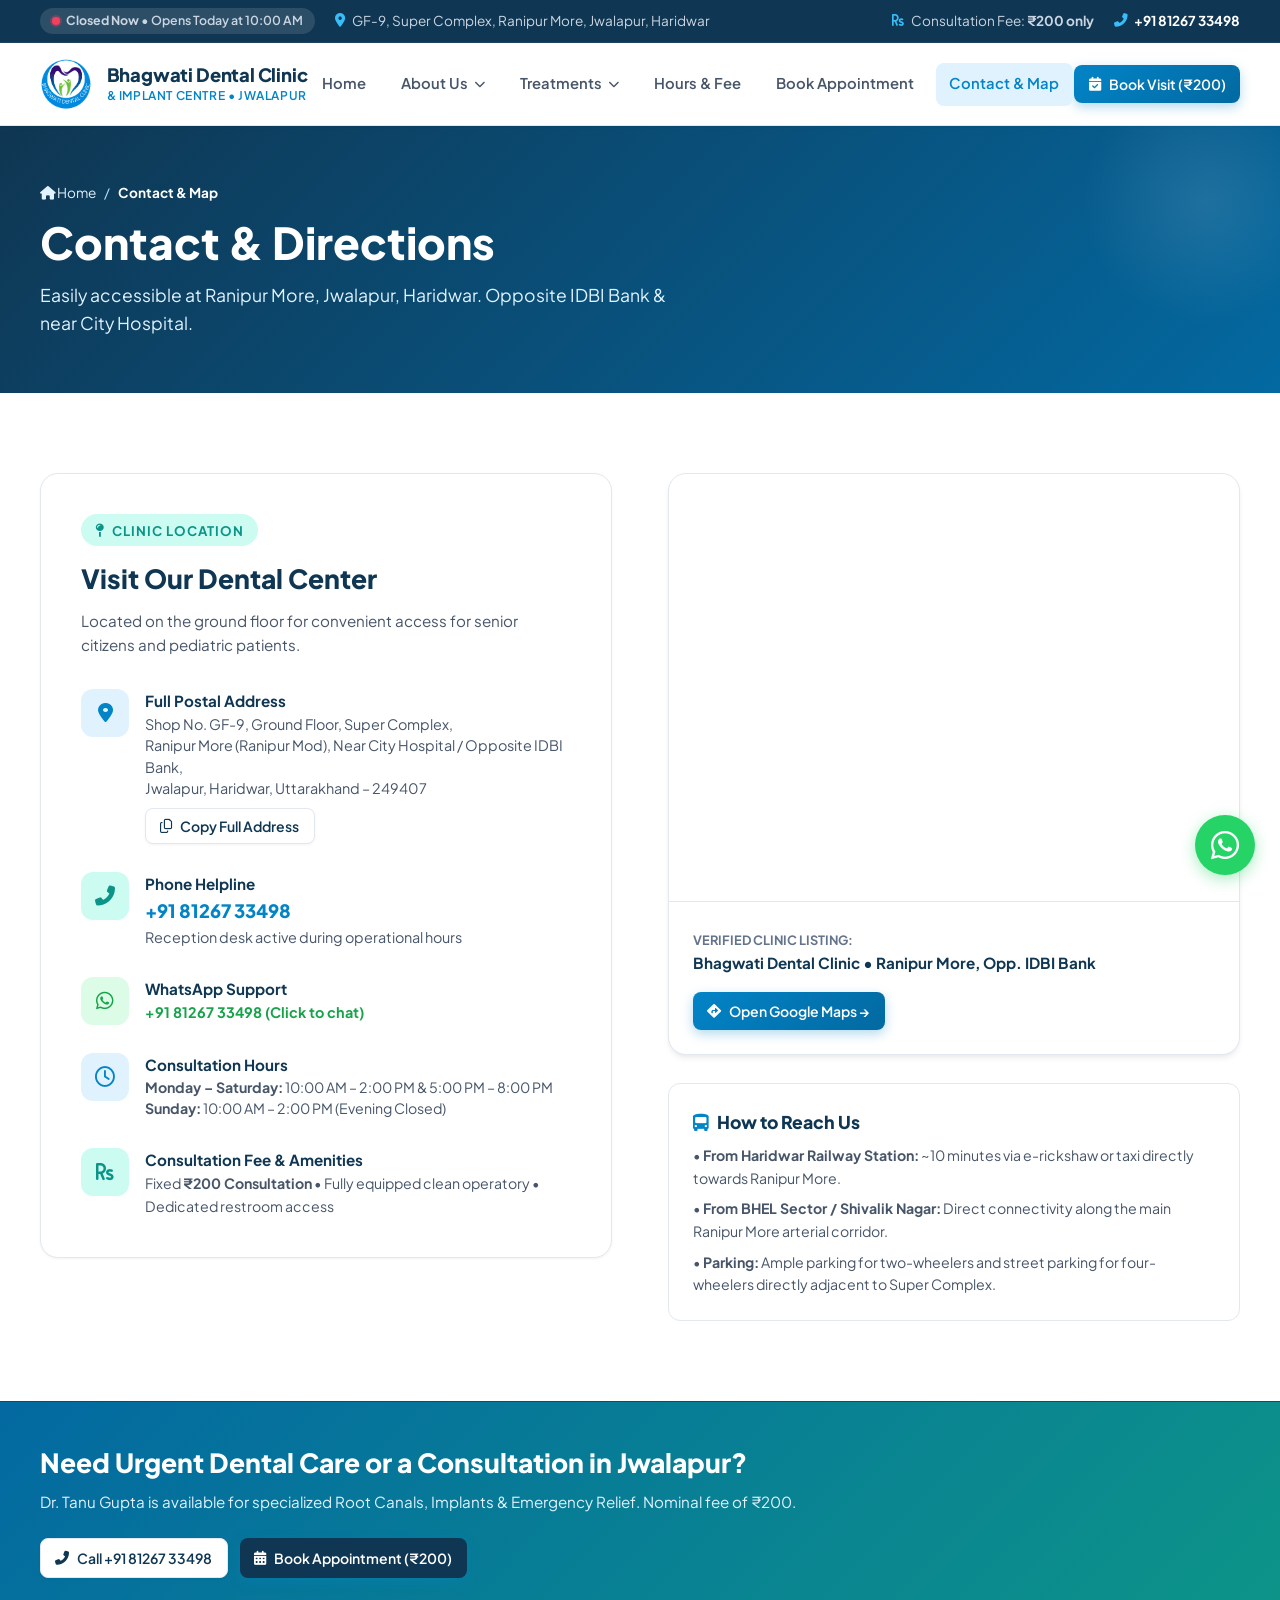
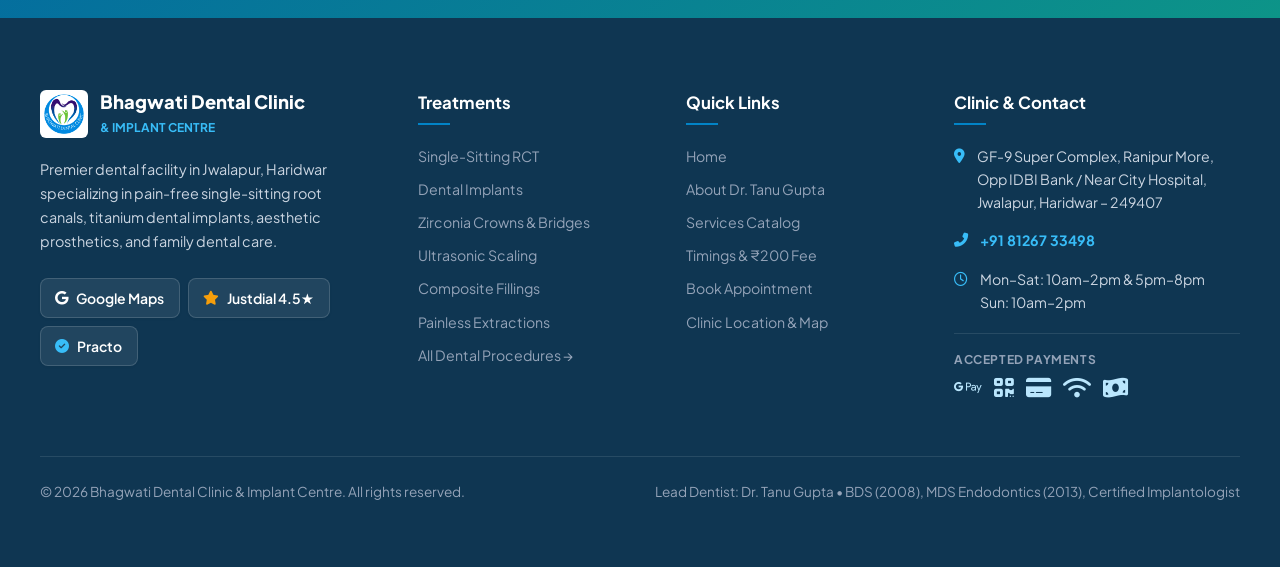
<file: contact.html>
<!DOCTYPE html>
<html lang="en">
<head>
  <meta charset="UTF-8">
  <meta name="viewport" content="width=device-width, initial-scale=1.0">
  <title>Contact & Directions | Bhagwati Dental Clinic Jwalapur Haridwar</title>
  <meta name="description" content="Reach Bhagwati Dental Clinic & Implant Centre at Ranipur More, Jwalapur, Haridwar. Opposite IDBI Bank, near City Hospital. Google Maps navigation, phone +91 81267 33498, consultation &#8377;200.">
  
  <link rel="icon" type="image/png" href="Company_Logo.png">
  <link rel="preconnect" href="https://fonts.googleapis.com">
  <link rel="preconnect" href="https://fonts.gstatic.com" crossorigin>
  <link href="https://fonts.googleapis.com/css2?family=Plus+Jakarta+Sans:wght@400;500;600;700;800&display=swap" rel="stylesheet">
  <link rel="stylesheet" href="https://cdnjs.cloudflare.com/ajax/libs/font-awesome/6.5.1/css/all.min.css" integrity="sha512-DTOQO9RWCH3ppGqcWaEA1BIZOC6xxalwEsw9c2QQeAIftl+Vegovlnee1c9QX4TctnWMn13TZye+giMm8e2LwA==" crossorigin="anonymous" referrerpolicy="no-referrer" />
  <link rel="stylesheet" href="styles.css">
</head>
<body>

  <!-- TOP BAR -->
  <header class="topbar">
    <div class="container">
      <div class="topbar-left">
        <div class="live-status-pill">
          <span class="status-dot"></span>
          <span class="status-label">Checking Hours...</span>
        </div>
        <div class="topbar-item">
          <i class="fas fa-map-marker-alt"></i>
          <span>GF-9, Super Complex, Ranipur More, Jwalapur, Haridwar</span>
        </div>
      </div>
      <div class="topbar-right">
        <div class="topbar-item">
          <i class="fas fa-rupee-sign"></i>
          <span>Consultation Fee: <strong>&#8377;200 only</strong></span>
        </div>
        <div class="topbar-item">
          <i class="fas fa-phone-alt"></i>
          <a href="tel:+918126733498" style="color: #fff; font-weight: 700;">+91 81267 33498</a>
        </div>
      </div>
    </div>
  </header>

  <!-- MAIN NAVIGATION -->
  <nav class="navbar">
    <div class="container">
      <a href="index.html" class="brand-link">
        <img src="Company_Logo.png" alt="Bhagwati Dental Clinic Logo" class="brand-logo-img">
        <div class="brand-text-block">
          <span class="brand-name">Bhagwati Dental Clinic</span>
          <span class="brand-subtitle">& Implant Centre &bull; Jwalapur</span>
        </div>
      </a>

      <ul class="nav-menu">
        <li class="nav-item"><a href="index.html" class="nav-link">Home</a></li>
        <li class="nav-item has-dropdown">
          <a href="about.html" class="nav-link">About Us <i class="fas fa-chevron-down"></i></a>
          <ul class="dropdown-menu">
            <li class="dropdown-item"><a href="about.html#doctor"><i class="fas fa-user-md"></i> Dr. Tanu Gupta (MDS)</a></li>
            <li class="dropdown-item"><a href="about.html#operatory"><i class="fas fa-hospital"></i> Operatory & Sterilization</a></li>
            <li class="dropdown-item"><a href="about.html#mission"><i class="fas fa-heart-pulse"></i> Patient Philosophy</a></li>
          </ul>
        </li>
        <li class="nav-item has-dropdown">
          <a href="services.html" class="nav-link">Treatments <i class="fas fa-chevron-down"></i></a>
          <ul class="dropdown-menu wide">
            <li class="dropdown-item"><a href="root-canal.html"><i class="fas fa-tooth"></i> Root Canal (RCT) <span class="badge">Specialty</span></a></li>
            <li class="dropdown-item"><a href="implants.html"><i class="fas fa-shield-virus"></i> Dental Implants <span class="badge">Certified</span></a></li>
            <li class="dropdown-item"><a href="services.html#crowns"><i class="fas fa-crown"></i> Crowns & Bridges</a></li>
            <li class="dropdown-item"><a href="services.html#scaling"><i class="fas fa-pump-medical"></i> Ultrasonic Scaling</a></li>
            <li class="dropdown-item"><a href="services.html#fillings"><i class="fas fa-fill-drip"></i> Composite Fillings</a></li>
            <li class="dropdown-item"><a href="services.html#extractions"><i class="fas fa-bone"></i> Painless Extractions</a></li>
            <li class="dropdown-item"><a href="services.html"><i class="fas fa-list-check"></i> View All Treatments &rarr;</a></li>
          </ul>
        </li>
        <li class="nav-item"><a href="pricing-hours.html" class="nav-link">Hours & Fee</a></li>
        <li class="nav-item"><a href="appointment.html" class="nav-link">Book Appointment</a></li>
        <li class="nav-item"><a href="contact.html" class="nav-link active">Contact & Map</a></li>
      </ul>

      <div class="nav-cta">
        <a href="appointment.html" class="btn btn-primary btn-sm">
          <i class="fas fa-calendar-check"></i> Book Visit (&#8377;200)
        </a>
      </div>

      <button class="mobile-menu-btn" aria-label="Toggle Navigation Menu">
        <i class="fas fa-bars"></i>
      </button>
    </div>
  </nav>

  <!-- PAGE BANNER WITH BREADCRUMBS -->
  <section class="page-banner">
    <div class="container page-banner-content">
      <div class="breadcrumbs">
        <a href="index.html"><i class="fas fa-home"></i> Home</a>
        <span>/</span>
        <span class="current">Contact & Map</span>
      </div>
      <h1>Contact & Directions</h1>
      <p>
        Easily accessible at Ranipur More, Jwalapur, Haridwar. Opposite IDBI Bank & near City Hospital.
      </p>
    </div>
  </section>

  <!-- CONTACT & LOCATION DETAILS -->
  <section class="content-section alt">
    <div class="container">
      <div class="two-col-grid" style="align-items: flex-start; gap: 3.5rem;">
        <!-- Left: Address & Info -->
        <div style="background-color: var(--bg-white); border-radius: var(--radius-lg); border: 1px solid var(--border-color); padding: 2.5rem; box-shadow: var(--shadow-sm);">
          <span class="section-tag accent"><i class="fas fa-map-pin"></i> Clinic Location</span>
          <h2 style="font-size: 1.65rem; font-weight: 800; color: var(--primary-deep); margin-bottom: 0.5rem;">
            Visit Our Dental Center
          </h2>
          <p style="color: var(--text-muted); font-size: 0.95rem; margin-bottom: 2rem;">
            Located on the ground floor for convenient access for senior citizens and pediatric patients.
          </p>

          <div style="display: flex; flex-direction: column; gap: 1.75rem;">
            <!-- Address Point -->
            <div style="display: flex; gap: 1rem;">
              <div class="trust-icon" style="width: 48px; height: 48px; flex-shrink: 0;"><i class="fas fa-location-dot"></i></div>
              <div>
                <h5 style="font-size: 0.95rem; font-weight: 700; color: var(--primary-deep);">Full Postal Address</h5>
                <p style="font-size: 0.9rem; color: var(--text-muted); line-height: 1.5; margin-bottom: 0.5rem;">
                  Shop No. GF-9, Ground Floor, Super Complex,<br>
                  Ranipur More (Ranipur Mod), Near City Hospital / Opposite IDBI Bank,<br>
                  Jwalapur, Haridwar, Uttarakhand &ndash; 249407
                </p>
                <button id="copyAddressBtn" class="btn btn-secondary btn-sm">
                  <i class="far fa-copy"></i> Copy Full Address
                </button>
              </div>
            </div>

            <!-- Phone Point -->
            <div style="display: flex; gap: 1rem;">
              <div class="trust-icon accent" style="width: 48px; height: 48px; flex-shrink: 0;"><i class="fas fa-phone-alt"></i></div>
              <div>
                <h5 style="font-size: 0.95rem; font-weight: 700; color: var(--primary-deep);">Phone Helpline</h5>
                <p style="font-size: 0.9rem; color: var(--text-muted);">
                  <a href="tel:+918126733498" style="font-size: 1.15rem; font-weight: 800; color: var(--primary);">+91 81267 33498</a><br>
                  Reception desk active during operational hours
                </p>
              </div>
            </div>

            <!-- WhatsApp Point -->
            <div style="display: flex; gap: 1rem;">
              <div class="trust-icon" style="background: #dcfce7; color: #16a34a; width: 48px; height: 48px; flex-shrink: 0;"><i class="fab fa-whatsapp"></i></div>
              <div>
                <h5 style="font-size: 0.95rem; font-weight: 700; color: var(--primary-deep);">WhatsApp Support</h5>
                <p style="font-size: 0.9rem; color: var(--text-muted);">
                  <a href="https://wa.me/918126733498?text=Hello%20Dr.%20Tanu%20Gupta,%20I%20would%20like%20to%20inquire%20about%20dental%20appointments." target="_blank" style="color: #16a34a; font-weight: 700;">
                    +91 81267 33498 (Click to chat)
                  </a>
                </p>
              </div>
            </div>

            <!-- Timings Point -->
            <div style="display: flex; gap: 1rem;">
              <div class="trust-icon" style="width: 48px; height: 48px; flex-shrink: 0;"><i class="far fa-clock"></i></div>
              <div>
                <h5 style="font-size: 0.95rem; font-weight: 700; color: var(--primary-deep);">Consultation Hours</h5>
                <p style="font-size: 0.885rem; color: var(--text-muted); line-height: 1.5;">
                  <strong>Monday &ndash; Saturday:</strong> 10:00 AM &ndash; 2:00 PM & 5:00 PM &ndash; 8:00 PM<br>
                  <strong>Sunday:</strong> 10:00 AM &ndash; 2:00 PM (Evening Closed)
                </p>
              </div>
            </div>

            <!-- Fee & Amenity Point -->
            <div style="display: flex; gap: 1rem;">
              <div class="trust-icon accent" style="width: 48px; height: 48px; flex-shrink: 0;"><i class="fas fa-rupee-sign"></i></div>
              <div>
                <h5 style="font-size: 0.95rem; font-weight: 700; color: var(--primary-deep);">Consultation Fee & Amenities</h5>
                <p style="font-size: 0.885rem; color: var(--text-muted);">
                  Fixed <strong>&#8377;200 Consultation</strong> &bull; Fully equipped clean operatory &bull; Dedicated restroom access
                </p>
              </div>
            </div>
          </div>
        </div>

        <!-- Right: Map Frame & Directions -->
        <div>
          <div style="background-color: var(--bg-white); border-radius: var(--radius-lg); border: 1px solid var(--border-color); overflow: hidden; box-shadow: var(--shadow-md);">
            <iframe 
              src="https://www.google.com/maps/embed?pb=!1m18!1m12!1m3!1d3457.590773559805!2d78.1340759!3d29.933681300000003!2m3!1f0!2f0!3f0!3m2!1i1024!2i768!4f13.1!3m3!1m2!1s0x390946fde534a3d1%3A0xe40599b0adf1096f!2sBhagwati%20dental%20clinic%20-%20Best%20Dental%20Clinic%20in%20Haridwar%20%7C%20Best%20Dentist%20in%20Haridwar!5e0!3m2!1sen!2sin!4v1793081586605!5m2!1sen!2sin" 
              style="width: 100%; height: 420px; border: 0;" 
              allowfullscreen="" 
              loading="lazy" 
              referrerpolicy="strict-origin-when-cross-origin"
              title="Bhagwati Dental Clinic - Best Dental Clinic in Haridwar Google Maps Location">
            </iframe>

            <div style="padding: 1.5rem; border-top: 1px solid var(--border-color); display: flex; justify-content: space-between; align-items: center; flex-wrap: wrap; gap: 1rem;">
              <div>
                <span style="font-size: 0.8rem; color: var(--text-light); text-transform: uppercase; font-weight: 700;">Verified Clinic Listing:</span>
                <p style="font-size: 0.95rem; font-weight: 700; color: var(--primary-deep); margin: 0;">Bhagwati Dental Clinic &bull; Ranipur More, Opp. IDBI Bank</p>
              </div>
              <a href="https://www.google.com/maps/place/Bhagwati+dental+clinic+-+Best+Dental+Clinic+in+Haridwar+%7C+Best+Dentist+in+Haridwar/@29.9336813,78.1340759,17z/data=!3m1!4b1!4m6!3m5!1s0x390946fde534a3d1:0xe40599b0adf1096f!8m2!3d29.9336813!4d78.1340759!16s%2Fg%2F1q6jhk46k" target="_blank" class="btn btn-primary btn-sm">
                <i class="fas fa-directions"></i> Open Google Maps &rarr;
              </a>
            </div>
          </div>

          <!-- Transit Guidance -->
          <div style="background-color: var(--bg-white); border-radius: var(--radius-md); border: 1px solid var(--border-color); padding: 1.5rem; margin-top: 1.75rem;">
            <h4 style="font-size: 1.1rem; font-weight: 800; color: var(--primary-deep); margin-bottom: 0.5rem;">
              <i class="fas fa-bus-simple" style="color: var(--primary); margin-right: 0.35rem;"></i> How to Reach Us
            </h4>
            <ul style="list-style: none; font-size: 0.885rem; color: var(--text-muted); display: flex; flex-direction: column; gap: 0.5rem;">
              <li>&bull; <strong>From Haridwar Railway Station:</strong> ~10 minutes via e-rickshaw or taxi directly towards Ranipur More.</li>
              <li>&bull; <strong>From BHEL Sector / Shivalik Nagar:</strong> Direct connectivity along the main Ranipur More arterial corridor.</li>
              <li>&bull; <strong>Parking:</strong> Ample parking for two-wheelers and street parking for four-wheelers directly adjacent to Super Complex.</li>
            </ul>
          </div>
        </div>
      </div>
    </div>
  </section>

  <!-- RICH FOOTER -->
  <footer class="site-footer">
    <div class="footer-cta-banner">
      <div class="container">
        <div class="footer-cta-grid">
          <div class="footer-cta-text">
            <h3>Need Urgent Dental Care or a Consultation in Jwalapur?</h3>
            <p>Dr. Tanu Gupta is available for specialized Root Canals, Implants & Emergency Relief. Nominal fee of &#8377;200.</p>
          </div>
          <div style="display: flex; gap: 0.75rem; flex-wrap: wrap;">
            <a href="tel:+918126733498" class="btn btn-secondary btn-sm" style="background: #fff; color: var(--primary-deep);"><i class="fas fa-phone-alt"></i> Call +91 81267 33498</a>
            <a href="appointment.html" class="btn btn-primary btn-sm" style="background: var(--primary-deep); color: #fff;"><i class="fas fa-calendar-alt"></i> Book Appointment (&#8377;200)</a>
          </div>
        </div>
      </div>
    </div>

    <div class="footer-main">
      <div class="container">
        <div class="footer-grid">
          <div class="footer-brand">
            <div style="display: flex; align-items: center; gap: 0.75rem;">
              <img src="Company_Logo.png" alt="Bhagwati Dental Clinic Logo" style="height: 48px; background: #fff; padding: 3px; border-radius: 6px;">
              <div>
                <h4 style="color: #fff; font-size: 1.15rem; font-weight: 800; margin: 0; line-height: 1.2;">Bhagwati Dental Clinic</h4>
                <span style="font-size: 0.75rem; color: #38bdf8; text-transform: uppercase; font-weight: 700;">& Implant Centre</span>
              </div>
            </div>
            <p>
              Premier dental facility in Jwalapur, Haridwar specializing in pain-free single-sitting root canals, titanium dental implants, aesthetic prosthetics, and family dental care.
            </p>
            <div style="display: flex; gap: 0.5rem; flex-wrap: wrap;">
              <a href="https://www.google.com/maps/place/Bhagwati+dental+clinic+-+Best+Dental+Clinic+in+Haridwar+%7C+Best+Dentist+in+Haridwar/@29.9336813,78.1340759,17z/data=!3m1!4b1!4m6!3m5!1s0x390946fde534a3d1:0xe40599b0adf1096f!8m2!3d29.9336813!4d78.1340759!16s%2Fg%2F1q6jhk46k" target="_blank" class="btn btn-secondary btn-sm" style="background: rgba(255,255,255,0.08); border-color: rgba(255,255,255,0.15); color: #fff;"><i class="fab fa-google"></i> Google Maps</a>
              <a href="https://www.justdial.com/Haridwar/Bhagwati-Dental-Clinic-and-Implant-Centre-Opposite-Idbi-Bank-Haridwar-H-O/9999P1334-1334-150813125243-T2Z9_BZDET" target="_blank" class="btn btn-secondary btn-sm" style="background: rgba(255,255,255,0.08); border-color: rgba(255,255,255,0.15); color: #fff;"><i class="fas fa-star" style="color: #f59e0b;"></i> Justdial 4.5&#9733;</a>
              <a href="https://www.practo.com/Haridwar/doctor/dr-tanu-gupta-dentist?practice_id=721434&referrer=establishment_profile" target="_blank" class="btn btn-secondary btn-sm" style="background: rgba(255,255,255,0.08); border-color: rgba(255,255,255,0.15); color: #fff;"><i class="fas fa-check-circle" style="color: #38bdf8;"></i> Practo</a>
            </div>
          </div>

          <div class="footer-col">
            <h4>Treatments</h4>
            <ul class="footer-links-list">
              <li><a href="root-canal.html">Single-Sitting RCT</a></li>
              <li><a href="implants.html">Dental Implants</a></li>
              <li><a href="services.html#crowns">Zirconia Crowns & Bridges</a></li>
              <li><a href="services.html#scaling">Ultrasonic Scaling</a></li>
              <li><a href="services.html#fillings">Composite Fillings</a></li>
              <li><a href="services.html#extractions">Painless Extractions</a></li>
              <li><a href="services.html">All Dental Procedures &rarr;</a></li>
            </ul>
          </div>

          <div class="footer-col">
            <h4>Quick Links</h4>
            <ul class="footer-links-list">
              <li><a href="index.html">Home</a></li>
              <li><a href="about.html">About Dr. Tanu Gupta</a></li>
              <li><a href="services.html">Services Catalog</a></li>
              <li><a href="pricing-hours.html">Timings & &#8377;200 Fee</a></li>
              <li><a href="appointment.html">Book Appointment</a></li>
              <li><a href="contact.html">Clinic Location & Map</a></li>
            </ul>
          </div>

          <div class="footer-col">
            <h4>Clinic & Contact</h4>
            <div class="footer-contact-item">
              <i class="fas fa-map-marker-alt"></i>
              <div>GF-9 Super Complex, Ranipur More, Opp IDBI Bank / Near City Hospital, Jwalapur, Haridwar – 249407</div>
            </div>
            <div class="footer-contact-item">
              <i class="fas fa-phone-alt"></i>
              <div><a href="tel:+918126733498" style="color: #38bdf8; font-weight: 700;">+91 81267 33498</a></div>
            </div>
            <div class="footer-contact-item">
              <i class="far fa-clock"></i>
              <div>Mon–Sat: 10am–2pm & 5pm–8pm<br>Sun: 10am–2pm</div>
            </div>
            <div class="footer-payments-wrap">
              <span>Accepted Payments</span>
              <div class="footer-pay-icons">
                <i class="fab fa-google-pay" title="Google Pay"></i>
                <i class="fas fa-qrcode" title="UPI Apps"></i>
                <i class="fas fa-credit-card" title="Debit & Credit Cards"></i>
                <i class="fas fa-wifi" title="NFC Tap"></i>
                <i class="fas fa-money-bill-wave" title="Cash"></i>
              </div>
            </div>
          </div>
        </div>

        <div class="footer-bottom">
          <p>&copy; 2026 Bhagwati Dental Clinic & Implant Centre. All rights reserved.</p>
          <p>Lead Dentist: Dr. Tanu Gupta &bull; BDS (2008), MDS Endodontics (2013), Certified Implantologist</p>
        </div>
      </div>
    </div>
  </footer>

  <a href="https://wa.me/918126733498?text=Hello%20Dr.%20Tanu%20Gupta,%20I%20would%20like%20directions%20or%20an%20appointment." class="floating-whatsapp" target="_blank" aria-label="Chat on WhatsApp"><i class="fab fa-whatsapp"></i></a>
  <button class="scroll-top-btn" aria-label="Scroll back to top"><i class="fas fa-arrow-up"></i></button>

  <div class="mobile-sticky-bottom-bar">
    <div class="mobile-bar-actions">
      <a href="tel:+918126733498" class="btn btn-primary btn-sm"><i class="fas fa-phone-alt"></i> Call Clinic</a>
      <a href="https://wa.me/918126733498?text=Hello%20Dr.%20Tanu%20Gupta,%20I%20would%20like%20to%20book%20an%20appointment." target="_blank" class="btn btn-whatsapp btn-sm"><i class="fab fa-whatsapp"></i> WhatsApp (&#8377;200)</a>
    </div>
  </div>

  <script src="script.js"></script>
</body>
</html>
</file>
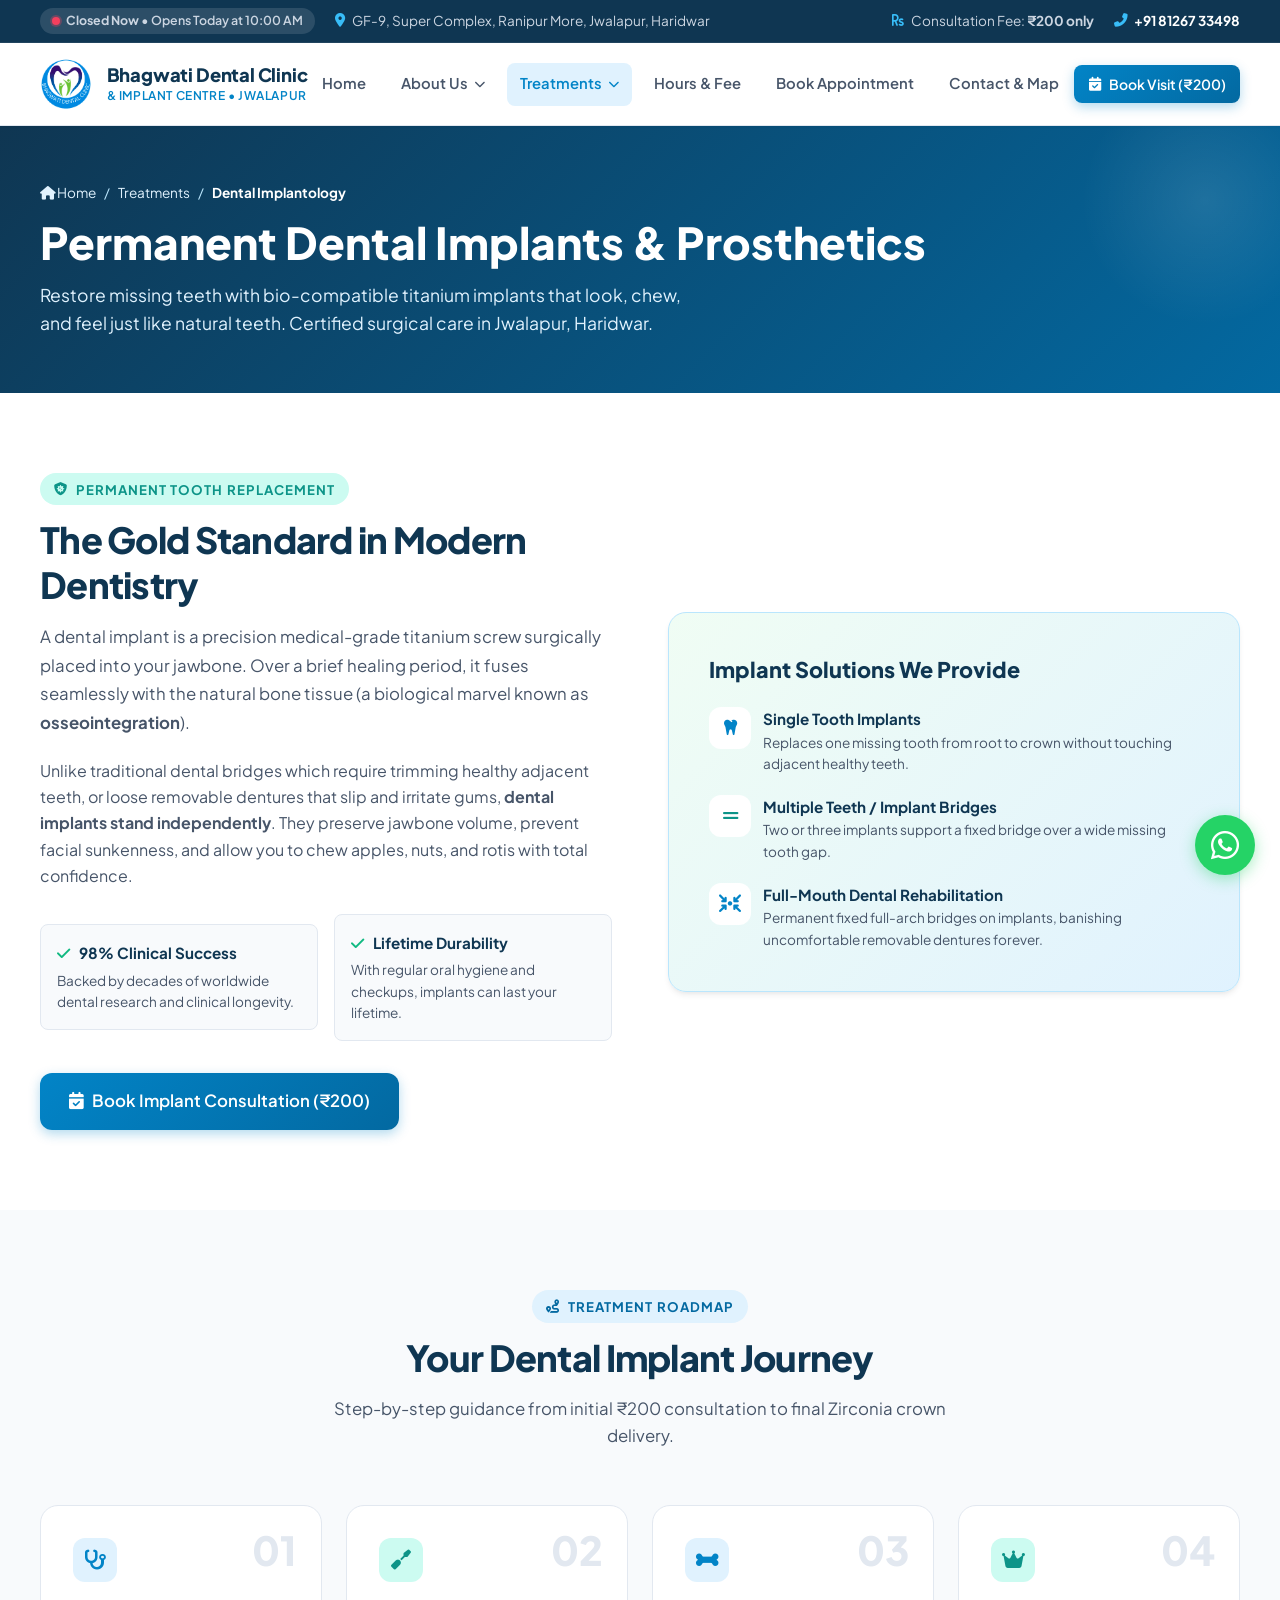
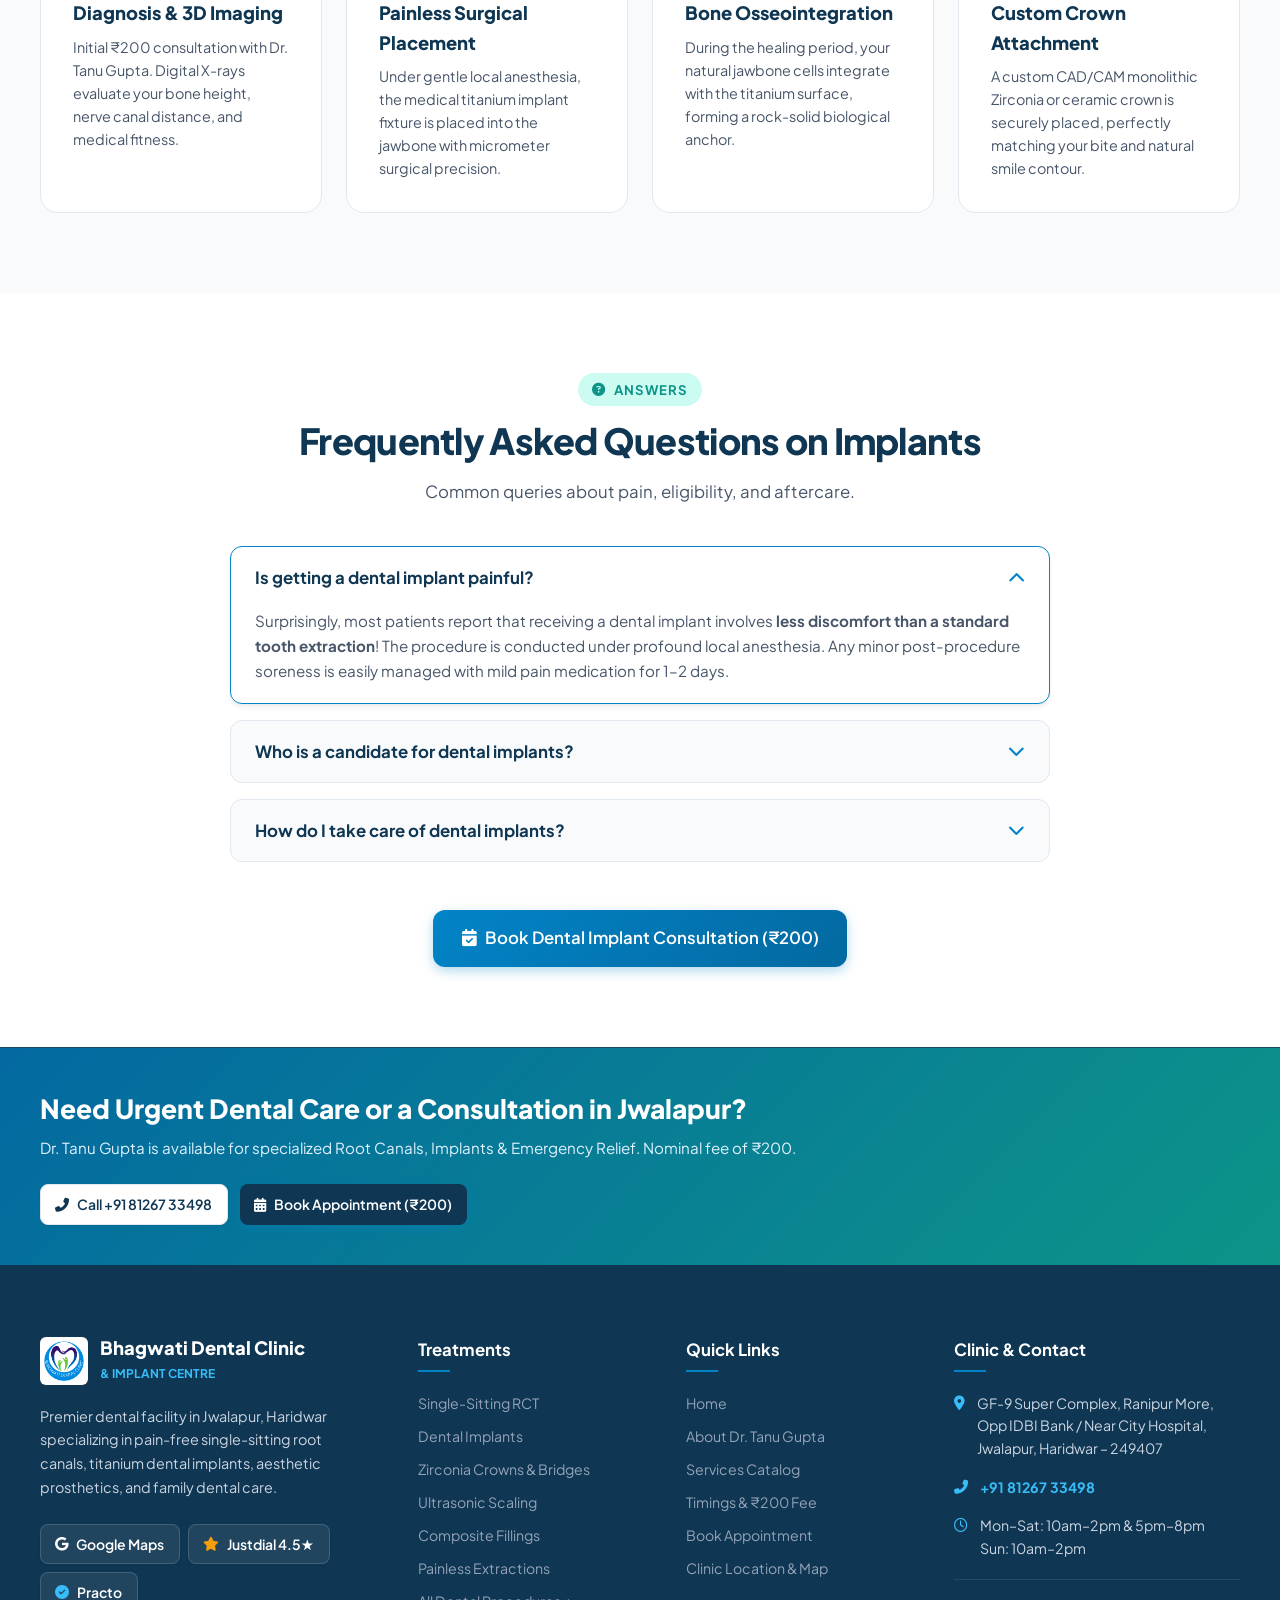
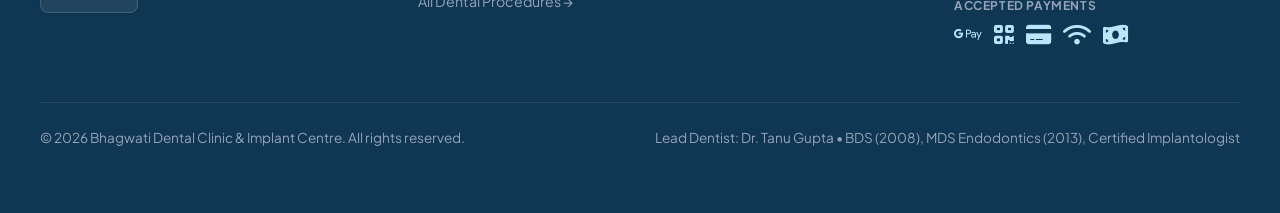
<file: implants.html>
<!DOCTYPE html>
<html lang="en">
<head>
  <meta charset="UTF-8">
  <meta name="viewport" content="width=device-width, initial-scale=1.0">
  <title>Dental Implants & Prosthetics | Bhagwati Dental Clinic Jwalapur</title>
  <meta name="description" content="Permanent Dental Implants in Jwalapur, Haridwar by Dr. Tanu Gupta (Certified Implantologist). Single tooth to full mouth rehabilitation, Swiss & German titanium standards. Consultation &#8377;200.">
  
  <link rel="icon" type="image/png" href="Company_Logo.png">
  <link rel="preconnect" href="https://fonts.googleapis.com">
  <link rel="preconnect" href="https://fonts.gstatic.com" crossorigin>
  <link href="https://fonts.googleapis.com/css2?family=Plus+Jakarta+Sans:wght@400;500;600;700;800&display=swap" rel="stylesheet">
  <link rel="stylesheet" href="https://cdnjs.cloudflare.com/ajax/libs/font-awesome/6.5.1/css/all.min.css" integrity="sha512-DTOQO9RWCH3ppGqcWaEA1BIZOC6xxalwEsw9c2QQeAIftl+Vegovlnee1c9QX4TctnWMn13TZye+giMm8e2LwA==" crossorigin="anonymous" referrerpolicy="no-referrer" />
  <link rel="stylesheet" href="styles.css">
</head>
<body>

  <!-- TOP BAR -->
  <header class="topbar">
    <div class="container">
      <div class="topbar-left">
        <div class="live-status-pill">
          <span class="status-dot"></span>
          <span class="status-label">Checking Hours...</span>
        </div>
        <div class="topbar-item">
          <i class="fas fa-map-marker-alt"></i>
          <span>GF-9, Super Complex, Ranipur More, Jwalapur, Haridwar</span>
        </div>
      </div>
      <div class="topbar-right">
        <div class="topbar-item">
          <i class="fas fa-rupee-sign"></i>
          <span>Consultation Fee: <strong>&#8377;200 only</strong></span>
        </div>
        <div class="topbar-item">
          <i class="fas fa-phone-alt"></i>
          <a href="tel:+918126733498" style="color: #fff; font-weight: 700;">+91 81267 33498</a>
        </div>
      </div>
    </div>
  </header>

  <!-- MAIN NAVIGATION -->
  <nav class="navbar">
    <div class="container">
      <a href="index.html" class="brand-link">
        <img src="Company_Logo.png" alt="Bhagwati Dental Clinic Logo" class="brand-logo-img">
        <div class="brand-text-block">
          <span class="brand-name">Bhagwati Dental Clinic</span>
          <span class="brand-subtitle">& Implant Centre &bull; Jwalapur</span>
        </div>
      </a>

      <ul class="nav-menu">
        <li class="nav-item"><a href="index.html" class="nav-link">Home</a></li>
        <li class="nav-item has-dropdown">
          <a href="about.html" class="nav-link">About Us <i class="fas fa-chevron-down"></i></a>
          <ul class="dropdown-menu">
            <li class="dropdown-item"><a href="about.html#doctor"><i class="fas fa-user-md"></i> Dr. Tanu Gupta (MDS)</a></li>
            <li class="dropdown-item"><a href="about.html#operatory"><i class="fas fa-hospital"></i> Operatory & Sterilization</a></li>
            <li class="dropdown-item"><a href="about.html#mission"><i class="fas fa-heart-pulse"></i> Patient Philosophy</a></li>
          </ul>
        </li>
        <li class="nav-item has-dropdown">
          <a href="services.html" class="nav-link active">Treatments <i class="fas fa-chevron-down"></i></a>
          <ul class="dropdown-menu wide">
            <li class="dropdown-item"><a href="root-canal.html"><i class="fas fa-tooth"></i> Root Canal (RCT) <span class="badge">Specialty</span></a></li>
            <li class="dropdown-item"><a href="implants.html" class="active"><i class="fas fa-shield-virus"></i> Dental Implants <span class="badge">Certified</span></a></li>
            <li class="dropdown-item"><a href="services.html#crowns"><i class="fas fa-crown"></i> Crowns & Bridges</a></li>
            <li class="dropdown-item"><a href="services.html#scaling"><i class="fas fa-pump-medical"></i> Ultrasonic Scaling</a></li>
            <li class="dropdown-item"><a href="services.html#fillings"><i class="fas fa-fill-drip"></i> Composite Fillings</a></li>
            <li class="dropdown-item"><a href="services.html#extractions"><i class="fas fa-bone"></i> Painless Extractions</a></li>
            <li class="dropdown-item"><a href="services.html"><i class="fas fa-list-check"></i> View All Treatments &rarr;</a></li>
          </ul>
        </li>
        <li class="nav-item"><a href="pricing-hours.html" class="nav-link">Hours & Fee</a></li>
        <li class="nav-item"><a href="appointment.html" class="nav-link">Book Appointment</a></li>
        <li class="nav-item"><a href="contact.html" class="nav-link">Contact & Map</a></li>
      </ul>

      <div class="nav-cta">
        <a href="appointment.html" class="btn btn-primary btn-sm">
          <i class="fas fa-calendar-check"></i> Book Visit (&#8377;200)
        </a>
      </div>

      <button class="mobile-menu-btn" aria-label="Toggle Navigation Menu">
        <i class="fas fa-bars"></i>
      </button>
    </div>
  </nav>

  <!-- PAGE BANNER WITH BREADCRUMBS -->
  <section class="page-banner">
    <div class="container page-banner-content">
      <div class="breadcrumbs">
        <a href="index.html"><i class="fas fa-home"></i> Home</a>
        <span>/</span>
        <a href="services.html">Treatments</a>
        <span>/</span>
        <span class="current">Dental Implantology</span>
      </div>
      <h1>Permanent Dental Implants & Prosthetics</h1>
      <p>
        Restore missing teeth with bio-compatible titanium implants that look, chew, and feel just like natural teeth. Certified surgical care in Jwalapur, Haridwar.
      </p>
    </div>
  </section>

  <!-- IMPLANTS OVERVIEW -->
  <section class="content-section alt">
    <div class="container">
      <div class="two-col-grid">
        <div>
          <span class="section-tag accent"><i class="fas fa-shield-virus"></i> Permanent Tooth Replacement</span>
          <h2 class="section-title">The Gold Standard in Modern Dentistry</h2>
          <p style="color: var(--text-muted); font-size: 1.05rem; line-height: 1.7; margin-bottom: 1.25rem;">
            A dental implant is a precision medical-grade titanium screw surgically placed into your jawbone. Over a brief healing period, it fuses seamlessly with the natural bone tissue (a biological marvel known as <strong>osseointegration</strong>).
          </p>
          <p style="color: var(--text-muted); font-size: 1rem; line-height: 1.65; margin-bottom: 1.5rem;">
            Unlike traditional dental bridges which require trimming healthy adjacent teeth, or loose removable dentures that slip and irritate gums, <strong>dental implants stand independently</strong>. They preserve jawbone volume, prevent facial sunkenness, and allow you to chew apples, nuts, and rotis with total confidence.
          </p>

          <div class="two-col-grid" style="gap: 1rem; margin-bottom: 2rem;">
            <div style="background-color: var(--bg-page); padding: 1rem; border-radius: var(--radius-sm); border: 1px solid var(--border-color);">
              <h5 style="color: var(--primary-deep); font-size: 0.95rem; font-weight: 700; margin-bottom: 0.25rem;"><i class="fas fa-check" style="color: var(--success); margin-right: 0.35rem;"></i> 98% Clinical Success</h5>
              <p style="font-size: 0.85rem; color: var(--text-muted);">Backed by decades of worldwide dental research and clinical longevity.</p>
            </div>
            <div style="background-color: var(--bg-page); padding: 1rem; border-radius: var(--radius-sm); border: 1px solid var(--border-color);">
              <h5 style="color: var(--primary-deep); font-size: 0.95rem; font-weight: 700; margin-bottom: 0.25rem;"><i class="fas fa-check" style="color: var(--success); margin-right: 0.35rem;"></i> Lifetime Durability</h5>
              <p style="font-size: 0.85rem; color: var(--text-muted);">With regular oral hygiene and checkups, implants can last your lifetime.</p>
            </div>
          </div>

          <a href="appointment.html" class="btn btn-primary btn-lg">
            <i class="fas fa-calendar-check"></i> Book Implant Consultation (&#8377;200)
          </a>
        </div>

        <div>
          <div style="background: linear-gradient(135deg, #f0fdf4 0%, #e0f2fe 100%); border: 1px solid #bae6fd; border-radius: var(--radius-lg); padding: 2.5rem; box-shadow: var(--shadow-md);">
            <h3 style="font-size: 1.35rem; font-weight: 800; color: var(--primary-deep); margin-bottom: 1.25rem;">
              Implant Solutions We Provide
            </h3>

            <div style="display: flex; flex-direction: column; gap: 1.25rem;">
              <div style="display: flex; gap: 0.75rem;">
                <div class="trust-icon" style="background: #fff; width: 42px; height: 42px; font-size: 1.1rem; flex-shrink: 0;"><i class="fas fa-tooth"></i></div>
                <div>
                  <h5 style="font-size: 0.95rem; font-weight: 700; color: var(--primary-deep);">Single Tooth Implants</h5>
                  <p style="font-size: 0.85rem; color: var(--text-muted);">Replaces one missing tooth from root to crown without touching adjacent healthy teeth.</p>
                </div>
              </div>

              <div style="display: flex; gap: 0.75rem;">
                <div class="trust-icon accent" style="background: #fff; width: 42px; height: 42px; font-size: 1.1rem; flex-shrink: 0;"><i class="fas fa-grip-lines"></i></div>
                <div>
                  <h5 style="font-size: 0.95rem; font-weight: 700; color: var(--primary-deep);">Multiple Teeth / Implant Bridges</h5>
                  <p style="font-size: 0.85rem; color: var(--text-muted);">Two or three implants support a fixed bridge over a wide missing tooth gap.</p>
                </div>
              </div>

              <div style="display: flex; gap: 0.75rem;">
                <div class="trust-icon" style="background: #fff; width: 42px; height: 42px; font-size: 1.1rem; flex-shrink: 0;"><i class="fas fa-arrows-to-circle"></i></div>
                <div>
                  <h5 style="font-size: 0.95rem; font-weight: 700; color: var(--primary-deep);">Full-Mouth Dental Rehabilitation</h5>
                  <p style="font-size: 0.85rem; color: var(--text-muted);">Permanent fixed full-arch bridges on implants, banishing uncomfortable removable dentures forever.</p>
                </div>
              </div>
            </div>
          </div>
        </div>
      </div>
    </div>
  </section>

  <!-- IMPLANT ROADMAP -->
  <section class="content-section">
    <div class="container">
      <div class="text-center">
        <span class="section-tag"><i class="fas fa-route"></i> Treatment Roadmap</span>
        <h2 class="section-title">Your Dental Implant Journey</h2>
        <p class="section-subtitle mx-auto">
          Step-by-step guidance from initial &#8377;200 consultation to final Zirconia crown delivery.
        </p>
      </div>

      <div class="four-col-grid" style="margin-top: 3.5rem;">
        <div class="step-card">
          <div class="step-num">01</div>
          <div class="trust-icon" style="margin-bottom: 1rem;"><i class="fas fa-stethoscope"></i></div>
          <h4>Diagnosis & 3D Imaging</h4>
          <p>
            Initial &#8377;200 consultation with Dr. Tanu Gupta. Digital X-rays evaluate your bone height, nerve canal distance, and medical fitness.
          </p>
        </div>

        <div class="step-card">
          <div class="step-num">02</div>
          <div class="trust-icon accent" style="margin-bottom: 1rem;"><i class="fas fa-screwdriver"></i></div>
          <h4>Painless Surgical Placement</h4>
          <p>
            Under gentle local anesthesia, the medical titanium implant fixture is placed into the jawbone with micrometer surgical precision.
          </p>
        </div>

        <div class="step-card">
          <div class="step-num">03</div>
          <div class="trust-icon" style="margin-bottom: 1rem;"><i class="fas fa-bone"></i></div>
          <h4>Bone Osseointegration</h4>
          <p>
            During the healing period, your natural jawbone cells integrate with the titanium surface, forming a rock-solid biological anchor.
          </p>
        </div>

        <div class="step-card">
          <div class="step-num">04</div>
          <div class="trust-icon accent" style="margin-bottom: 1rem;"><i class="fas fa-crown"></i></div>
          <h4>Custom Crown Attachment</h4>
          <p>
            A custom CAD/CAM monolithic Zirconia or ceramic crown is securely placed, perfectly matching your bite and natural smile contour.
          </p>
        </div>
      </div>
    </div>
  </section>

  <!-- IMPLANTS FAQ -->
  <section class="content-section alt">
    <div class="container">
      <div class="text-center">
        <span class="section-tag accent"><i class="fas fa-question-circle"></i> Answers</span>
        <h2 class="section-title">Frequently Asked Questions on Implants</h2>
        <p class="section-subtitle mx-auto">
          Common queries about pain, eligibility, and aftercare.
        </p>
      </div>

      <div class="faq-accordion-list">
        <div class="faq-item active">
          <button class="faq-question-btn">
            <span>Is getting a dental implant painful?</span>
            <i class="fas fa-chevron-down"></i>
          </button>
          <div class="faq-answer">
            <p>
              Surprisingly, most patients report that receiving a dental implant involves <strong>less discomfort than a standard tooth extraction</strong>! The procedure is conducted under profound local anesthesia. Any minor post-procedure soreness is easily managed with mild pain medication for 1–2 days.
            </p>
          </div>
        </div>

        <div class="faq-item">
          <button class="faq-question-btn">
            <span>Who is a candidate for dental implants?</span>
            <i class="fas fa-chevron-down"></i>
          </button>
          <div class="faq-answer">
            <p>
              Almost any adult in general good health with sufficient jawbone density can safely receive dental implants. Controlled diabetics, hypertensive patients, and seniors routinely undergo successful implant procedures. Dr. Tanu Gupta will assess your individual suitability during your initial &#8377;200 consultation.
            </p>
          </div>
        </div>

        <div class="faq-item">
          <button class="faq-question-btn">
            <span>How do I take care of dental implants?</span>
            <i class="fas fa-chevron-down"></i>
          </button>
          <div class="faq-answer">
            <p>
              Just like your natural teeth! Regular twice-daily brushing, daily flossing, and a routine professional cleaning at our clinic every 6 months keep your gums healthy and your implants secure for a lifetime.
            </p>
          </div>
        </div>
      </div>

      <div class="text-center" style="margin-top: 3rem;">
        <a href="appointment.html" class="btn btn-primary btn-lg">
          <i class="fas fa-calendar-check"></i> Book Dental Implant Consultation (&#8377;200)
        </a>
      </div>
    </div>
  </section>

  <!-- RICH FOOTER -->
  <footer class="site-footer">
    <div class="footer-cta-banner">
      <div class="container">
        <div class="footer-cta-grid">
          <div class="footer-cta-text">
            <h3>Need Urgent Dental Care or a Consultation in Jwalapur?</h3>
            <p>Dr. Tanu Gupta is available for specialized Root Canals, Implants & Emergency Relief. Nominal fee of &#8377;200.</p>
          </div>
          <div style="display: flex; gap: 0.75rem; flex-wrap: wrap;">
            <a href="tel:+918126733498" class="btn btn-secondary btn-sm" style="background: #fff; color: var(--primary-deep);"><i class="fas fa-phone-alt"></i> Call +91 81267 33498</a>
            <a href="appointment.html" class="btn btn-primary btn-sm" style="background: var(--primary-deep); color: #fff;"><i class="fas fa-calendar-alt"></i> Book Appointment (&#8377;200)</a>
          </div>
        </div>
      </div>
    </div>

    <div class="footer-main">
      <div class="container">
        <div class="footer-grid">
          <div class="footer-brand">
            <div style="display: flex; align-items: center; gap: 0.75rem;">
              <img src="Company_Logo.png" alt="Bhagwati Dental Clinic Logo" style="height: 48px; background: #fff; padding: 3px; border-radius: 6px;">
              <div>
                <h4 style="color: #fff; font-size: 1.15rem; font-weight: 800; margin: 0; line-height: 1.2;">Bhagwati Dental Clinic</h4>
                <span style="font-size: 0.75rem; color: #38bdf8; text-transform: uppercase; font-weight: 700;">& Implant Centre</span>
              </div>
            </div>
            <p>
              Premier dental facility in Jwalapur, Haridwar specializing in pain-free single-sitting root canals, titanium dental implants, aesthetic prosthetics, and family dental care.
            </p>
            <div style="display: flex; gap: 0.5rem; flex-wrap: wrap;">
              <a href="https://www.google.com/maps/place/Bhagwati+dental+clinic+-+Best+Dental+Clinic+in+Haridwar+%7C+Best+Dentist+in+Haridwar/@29.9336813,78.1340759,17z/data=!3m1!4b1!4m6!3m5!1s0x390946fde534a3d1:0xe40599b0adf1096f!8m2!3d29.9336813!4d78.1340759!16s%2Fg%2F1q6jhk46k" target="_blank" class="btn btn-secondary btn-sm" style="background: rgba(255,255,255,0.08); border-color: rgba(255,255,255,0.15); color: #fff;"><i class="fab fa-google"></i> Google Maps</a>
              <a href="https://www.justdial.com/Haridwar/Bhagwati-Dental-Clinic-and-Implant-Centre-Opposite-Idbi-Bank-Haridwar-H-O/9999P1334-1334-150813125243-T2Z9_BZDET" target="_blank" class="btn btn-secondary btn-sm" style="background: rgba(255,255,255,0.08); border-color: rgba(255,255,255,0.15); color: #fff;"><i class="fas fa-star" style="color: #f59e0b;"></i> Justdial 4.5&#9733;</a>
              <a href="https://www.practo.com/Haridwar/doctor/dr-tanu-gupta-dentist?practice_id=721434&referrer=establishment_profile" target="_blank" class="btn btn-secondary btn-sm" style="background: rgba(255,255,255,0.08); border-color: rgba(255,255,255,0.15); color: #fff;"><i class="fas fa-check-circle" style="color: #38bdf8;"></i> Practo</a>
            </div>
          </div>

          <div class="footer-col">
            <h4>Treatments</h4>
            <ul class="footer-links-list">
              <li><a href="root-canal.html">Single-Sitting RCT</a></li>
              <li><a href="implants.html">Dental Implants</a></li>
              <li><a href="services.html#crowns">Zirconia Crowns & Bridges</a></li>
              <li><a href="services.html#scaling">Ultrasonic Scaling</a></li>
              <li><a href="services.html#fillings">Composite Fillings</a></li>
              <li><a href="services.html#extractions">Painless Extractions</a></li>
              <li><a href="services.html">All Dental Procedures &rarr;</a></li>
            </ul>
          </div>

          <div class="footer-col">
            <h4>Quick Links</h4>
            <ul class="footer-links-list">
              <li><a href="index.html">Home</a></li>
              <li><a href="about.html">About Dr. Tanu Gupta</a></li>
              <li><a href="services.html">Services Catalog</a></li>
              <li><a href="pricing-hours.html">Timings & &#8377;200 Fee</a></li>
              <li><a href="appointment.html">Book Appointment</a></li>
              <li><a href="contact.html">Clinic Location & Map</a></li>
            </ul>
          </div>

          <div class="footer-col">
            <h4>Clinic & Contact</h4>
            <div class="footer-contact-item">
              <i class="fas fa-map-marker-alt"></i>
              <div>GF-9 Super Complex, Ranipur More, Opp IDBI Bank / Near City Hospital, Jwalapur, Haridwar – 249407</div>
            </div>
            <div class="footer-contact-item">
              <i class="fas fa-phone-alt"></i>
              <div><a href="tel:+918126733498" style="color: #38bdf8; font-weight: 700;">+91 81267 33498</a></div>
            </div>
            <div class="footer-contact-item">
              <i class="far fa-clock"></i>
              <div>Mon–Sat: 10am–2pm & 5pm–8pm<br>Sun: 10am–2pm</div>
            </div>
            <div class="footer-payments-wrap">
              <span>Accepted Payments</span>
              <div class="footer-pay-icons">
                <i class="fab fa-google-pay" title="Google Pay"></i>
                <i class="fas fa-qrcode" title="UPI Apps"></i>
                <i class="fas fa-credit-card" title="Debit & Credit Cards"></i>
                <i class="fas fa-wifi" title="NFC Tap"></i>
                <i class="fas fa-money-bill-wave" title="Cash"></i>
              </div>
            </div>
          </div>
        </div>

        <div class="footer-bottom">
          <p>&copy; 2026 Bhagwati Dental Clinic & Implant Centre. All rights reserved.</p>
          <p>Lead Dentist: Dr. Tanu Gupta &bull; BDS (2008), MDS Endodontics (2013), Certified Implantologist</p>
        </div>
      </div>
    </div>
  </footer>

  <a href="https://wa.me/918126733498?text=Hello%20Dr.%20Tanu%20Gupta,%20I%20have%20an%20inquiry%20regarding%20Dental%20Implants." class="floating-whatsapp" target="_blank" aria-label="Chat on WhatsApp"><i class="fab fa-whatsapp"></i></a>
  <button class="scroll-top-btn" aria-label="Scroll back to top"><i class="fas fa-arrow-up"></i></button>

  <div class="mobile-sticky-bottom-bar">
    <div class="mobile-bar-actions">
      <a href="tel:+918126733498" class="btn btn-primary btn-sm"><i class="fas fa-phone-alt"></i> Call Clinic</a>
      <a href="https://wa.me/918126733498?text=Hello%20Dr.%20Tanu%20Gupta,%20I%20would%20like%20to%20book%20an%20appointment." target="_blank" class="btn btn-whatsapp btn-sm"><i class="fab fa-whatsapp"></i> WhatsApp (&#8377;200)</a>
    </div>
  </div>

  <script src="script.js"></script>
</body>
</html>
</file>
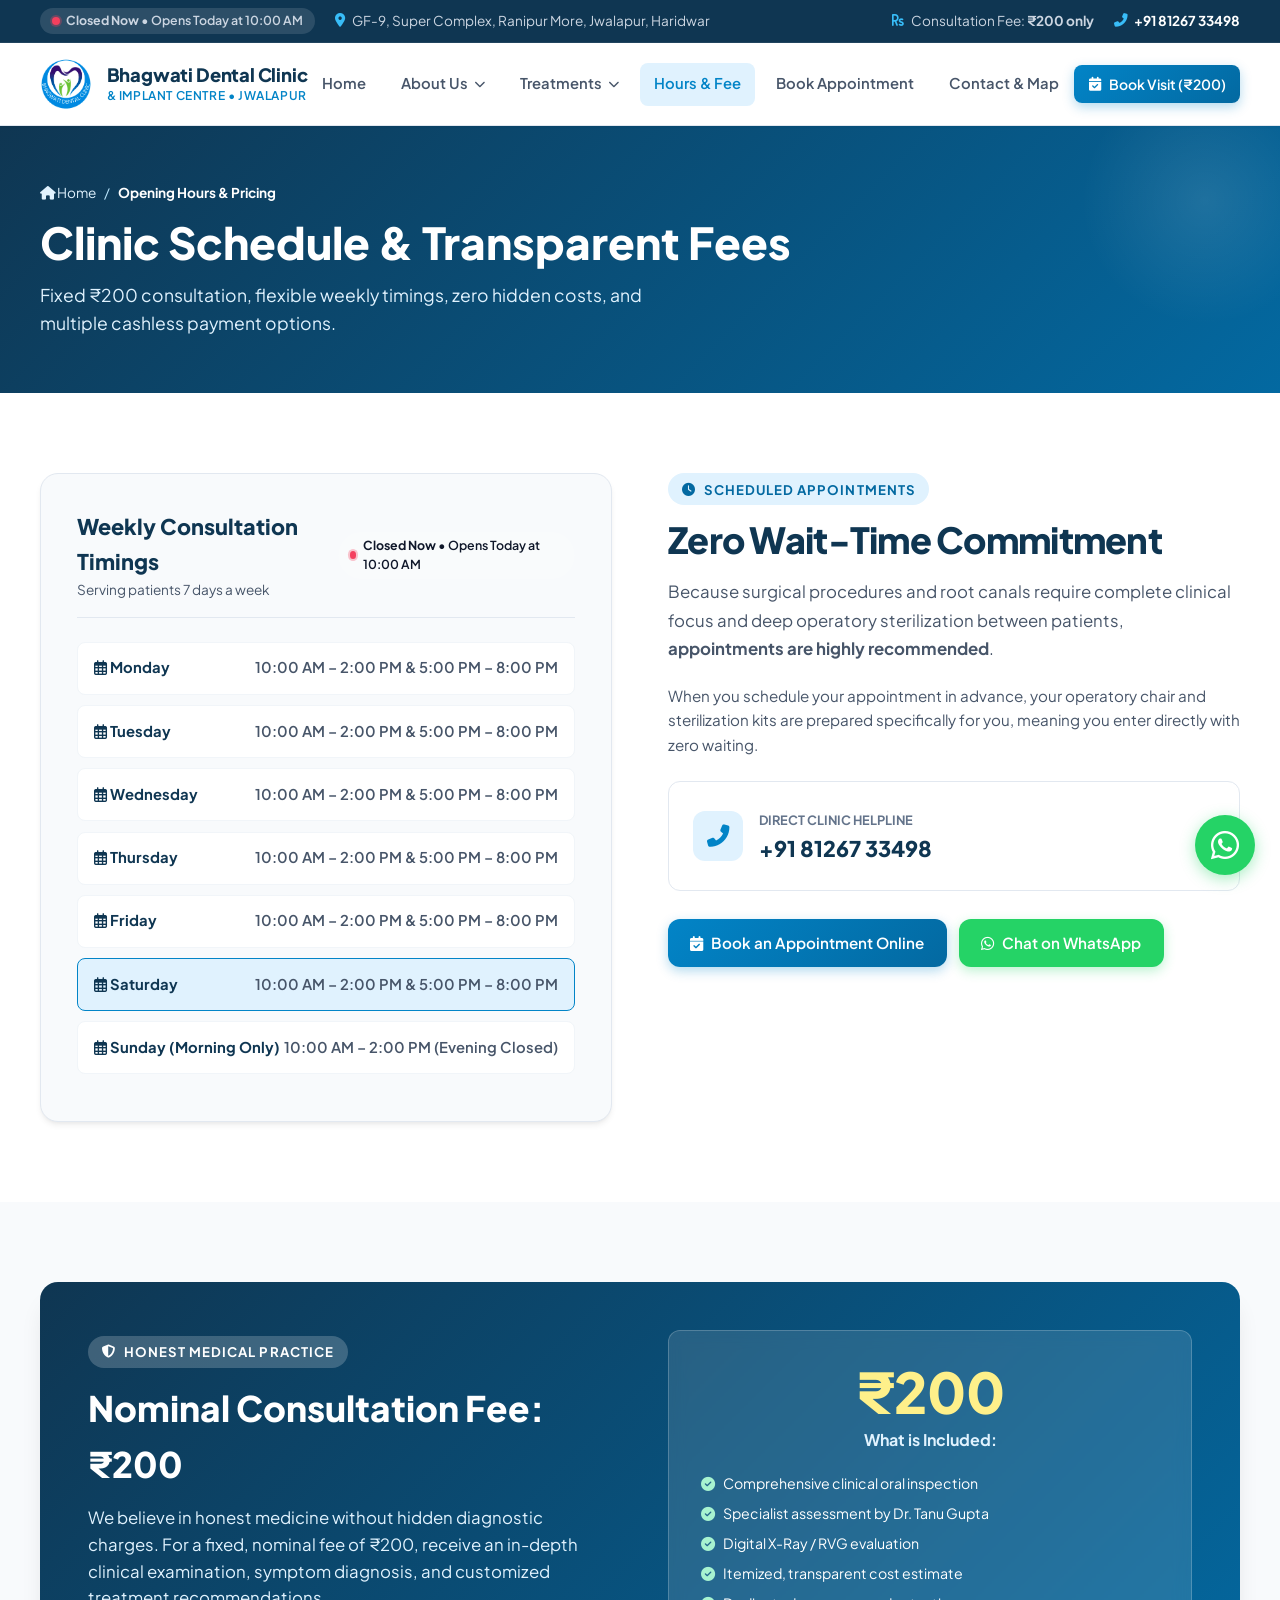
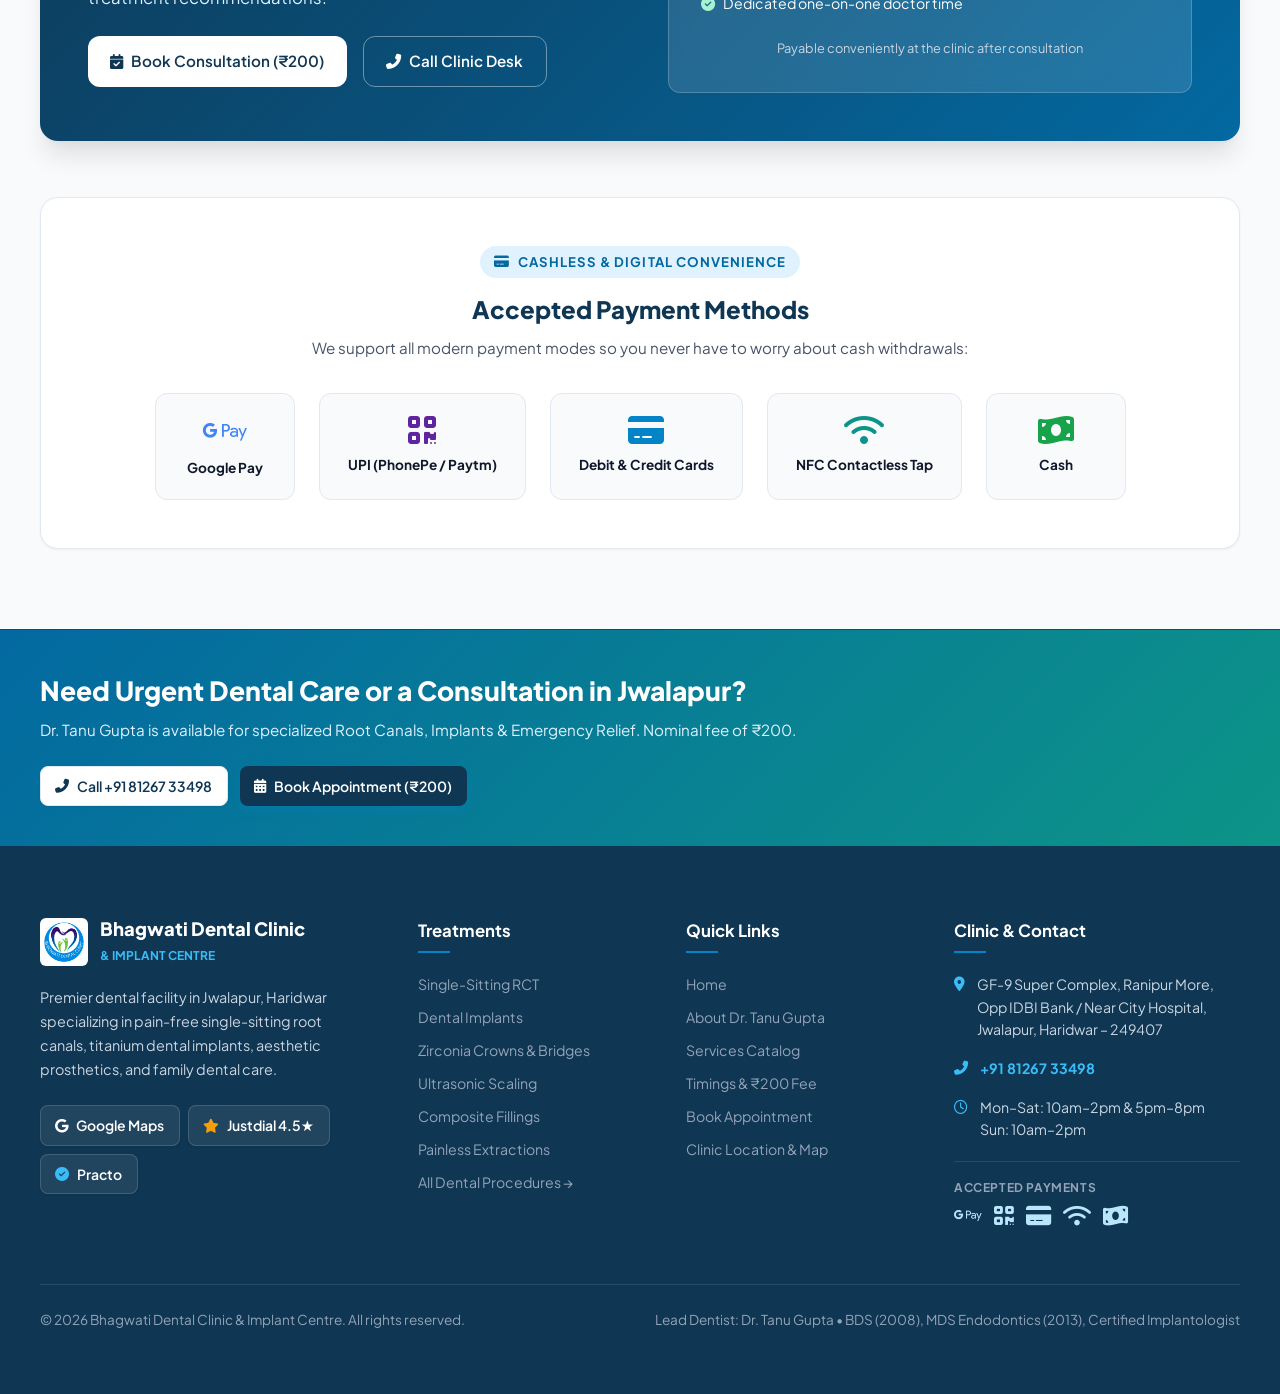
<file: pricing-hours.html>
<!DOCTYPE html>
<html lang="en">
<head>
  <meta charset="UTF-8">
  <meta name="viewport" content="width=device-width, initial-scale=1.0">
  <title>Opening Hours & Pricing | Bhagwati Dental Clinic Jwalapur Haridwar</title>
  <meta name="description" content="Clinic opening hours, ₹200 consultation fee transparency, and payment methods at Bhagwati Dental Clinic in Ranipur More, Jwalapur, Haridwar. GPay, Debit Cards, UPI, Cash. Call +91 81267 33498.">
  
  <link rel="icon" type="image/png" href="Company_Logo.png">
  <link rel="preconnect" href="https://fonts.googleapis.com">
  <link rel="preconnect" href="https://fonts.gstatic.com" crossorigin>
  <link href="https://fonts.googleapis.com/css2?family=Plus+Jakarta+Sans:wght@400;500;600;700;800&display=swap" rel="stylesheet">
  <link rel="stylesheet" href="https://cdnjs.cloudflare.com/ajax/libs/font-awesome/6.5.1/css/all.min.css" integrity="sha512-DTOQO9RWCH3ppGqcWaEA1BIZOC6xxalwEsw9c2QQeAIftl+Vegovlnee1c9QX4TctnWMn13TZye+giMm8e2LwA==" crossorigin="anonymous" referrerpolicy="no-referrer" />
  <link rel="stylesheet" href="styles.css">
</head>
<body>

  <!-- TOP BAR -->
  <header class="topbar">
    <div class="container">
      <div class="topbar-left">
        <div class="live-status-pill">
          <span class="status-dot"></span>
          <span class="status-label">Checking Hours...</span>
        </div>
        <div class="topbar-item">
          <i class="fas fa-map-marker-alt"></i>
          <span>GF-9, Super Complex, Ranipur More, Jwalapur, Haridwar</span>
        </div>
      </div>
      <div class="topbar-right">
        <div class="topbar-item">
          <i class="fas fa-rupee-sign"></i>
          <span>Consultation Fee: <strong>&#8377;200 only</strong></span>
        </div>
        <div class="topbar-item">
          <i class="fas fa-phone-alt"></i>
          <a href="tel:+918126733498" style="color: #fff; font-weight: 700;">+91 81267 33498</a>
        </div>
      </div>
    </div>
  </header>

  <!-- MAIN NAVIGATION -->
  <nav class="navbar">
    <div class="container">
      <a href="index.html" class="brand-link">
        <img src="Company_Logo.png" alt="Bhagwati Dental Clinic Logo" class="brand-logo-img">
        <div class="brand-text-block">
          <span class="brand-name">Bhagwati Dental Clinic</span>
          <span class="brand-subtitle">& Implant Centre &bull; Jwalapur</span>
        </div>
      </a>

      <ul class="nav-menu">
        <li class="nav-item"><a href="index.html" class="nav-link">Home</a></li>
        <li class="nav-item has-dropdown">
          <a href="about.html" class="nav-link">About Us <i class="fas fa-chevron-down"></i></a>
          <ul class="dropdown-menu">
            <li class="dropdown-item"><a href="about.html#doctor"><i class="fas fa-user-md"></i> Dr. Tanu Gupta (MDS)</a></li>
            <li class="dropdown-item"><a href="about.html#operatory"><i class="fas fa-hospital"></i> Operatory & Sterilization</a></li>
            <li class="dropdown-item"><a href="about.html#mission"><i class="fas fa-heart-pulse"></i> Patient Philosophy</a></li>
          </ul>
        </li>
        <li class="nav-item has-dropdown">
          <a href="services.html" class="nav-link">Treatments <i class="fas fa-chevron-down"></i></a>
          <ul class="dropdown-menu wide">
            <li class="dropdown-item"><a href="root-canal.html"><i class="fas fa-tooth"></i> Root Canal (RCT) <span class="badge">Specialty</span></a></li>
            <li class="dropdown-item"><a href="implants.html"><i class="fas fa-shield-virus"></i> Dental Implants <span class="badge">Certified</span></a></li>
            <li class="dropdown-item"><a href="services.html#crowns"><i class="fas fa-crown"></i> Crowns & Bridges</a></li>
            <li class="dropdown-item"><a href="services.html#scaling"><i class="fas fa-pump-medical"></i> Ultrasonic Scaling</a></li>
            <li class="dropdown-item"><a href="services.html#fillings"><i class="fas fa-fill-drip"></i> Composite Fillings</a></li>
            <li class="dropdown-item"><a href="services.html#extractions"><i class="fas fa-bone"></i> Painless Extractions</a></li>
            <li class="dropdown-item"><a href="services.html"><i class="fas fa-list-check"></i> View All Treatments &rarr;</a></li>
          </ul>
        </li>
        <li class="nav-item"><a href="pricing-hours.html" class="nav-link active">Hours & Fee</a></li>
        <li class="nav-item"><a href="appointment.html" class="nav-link">Book Appointment</a></li>
        <li class="nav-item"><a href="contact.html" class="nav-link">Contact & Map</a></li>
      </ul>

      <div class="nav-cta">
        <a href="appointment.html" class="btn btn-primary btn-sm">
          <i class="fas fa-calendar-check"></i> Book Visit (&#8377;200)
        </a>
      </div>

      <button class="mobile-menu-btn" aria-label="Toggle Navigation Menu">
        <i class="fas fa-bars"></i>
      </button>
    </div>
  </nav>

  <!-- PAGE BANNER WITH BREADCRUMBS -->
  <section class="page-banner">
    <div class="container page-banner-content">
      <div class="breadcrumbs">
        <a href="index.html"><i class="fas fa-home"></i> Home</a>
        <span>/</span>
        <span class="current">Opening Hours & Pricing</span>
      </div>
      <h1>Clinic Schedule & Transparent Fees</h1>
      <p>
        Fixed &#8377;200 consultation, flexible weekly timings, zero hidden costs, and multiple cashless payment options.
      </p>
    </div>
  </section>

  <!-- TIMINGS & WEEKLY SCHEDULE -->
  <section class="content-section alt">
    <div class="container">
      <div class="two-col-grid" style="align-items: flex-start;">
        <div class="hours-table-card">
          <div style="display: flex; justify-content: space-between; align-items: center; margin-bottom: 1.5rem; padding-bottom: 1rem; border-bottom: 1px solid var(--border-color);">
            <div>
              <h3 style="font-size: 1.35rem; font-weight: 800; color: var(--primary-deep);">Weekly Consultation Timings</h3>
              <p style="font-size: 0.85rem; color: var(--text-muted);">Serving patients 7 days a week</p>
            </div>
            <div class="live-status-pill">
              <span class="status-dot"></span>
              <span class="status-label">Checking Hours...</span>
            </div>
          </div>

          <div class="hours-row" data-day="1">
            <div style="font-weight: 700; color: var(--primary-deep);"><i class="far fa-calendar-alt"></i> Monday</div>
            <div style="font-weight: 600; color: var(--text-muted);">10:00 AM &ndash; 2:00 PM & 5:00 PM &ndash; 8:00 PM</div>
          </div>

          <div class="hours-row" data-day="2">
            <div style="font-weight: 700; color: var(--primary-deep);"><i class="far fa-calendar-alt"></i> Tuesday</div>
            <div style="font-weight: 600; color: var(--text-muted);">10:00 AM &ndash; 2:00 PM & 5:00 PM &ndash; 8:00 PM</div>
          </div>

          <div class="hours-row" data-day="3">
            <div style="font-weight: 700; color: var(--primary-deep);"><i class="far fa-calendar-alt"></i> Wednesday</div>
            <div style="font-weight: 600; color: var(--text-muted);">10:00 AM &ndash; 2:00 PM & 5:00 PM &ndash; 8:00 PM</div>
          </div>

          <div class="hours-row" data-day="4">
            <div style="font-weight: 700; color: var(--primary-deep);"><i class="far fa-calendar-alt"></i> Thursday</div>
            <div style="font-weight: 600; color: var(--text-muted);">10:00 AM &ndash; 2:00 PM & 5:00 PM &ndash; 8:00 PM</div>
          </div>

          <div class="hours-row" data-day="5">
            <div style="font-weight: 700; color: var(--primary-deep);"><i class="far fa-calendar-alt"></i> Friday</div>
            <div style="font-weight: 600; color: var(--text-muted);">10:00 AM &ndash; 2:00 PM & 5:00 PM &ndash; 8:00 PM</div>
          </div>

          <div class="hours-row" data-day="6">
            <div style="font-weight: 700; color: var(--primary-deep);"><i class="far fa-calendar-alt"></i> Saturday</div>
            <div style="font-weight: 600; color: var(--text-muted);">10:00 AM &ndash; 2:00 PM & 5:00 PM &ndash; 8:00 PM</div>
          </div>

          <div class="hours-row" data-day="0">
            <div style="font-weight: 700; color: var(--primary-deep);"><i class="far fa-calendar-alt"></i> Sunday (Morning Only)</div>
            <div style="font-weight: 600; color: var(--text-muted);">10:00 AM &ndash; 2:00 PM (Evening Closed)</div>
          </div>
        </div>

        <div>
          <span class="section-tag"><i class="fas fa-clock"></i> Scheduled Appointments</span>
          <h2 class="section-title">Zero Wait-Time Commitment</h2>
          <p style="color: var(--text-muted); font-size: 1.05rem; line-height: 1.7; margin-bottom: 1.25rem;">
            Because surgical procedures and root canals require complete clinical focus and deep operatory sterilization between patients, <strong>appointments are highly recommended</strong>.
          </p>
          <p style="color: var(--text-muted); font-size: 0.95rem; line-height: 1.6; margin-bottom: 1.5rem;">
            When you schedule your appointment in advance, your operatory chair and sterilization kits are prepared specifically for you, meaning you enter directly with zero waiting.
          </p>

          <div style="background-color: var(--bg-white); border: 1px solid var(--border-color); border-radius: var(--radius-md); padding: 1.5rem; margin-bottom: 1.75rem;">
            <div style="display: flex; align-items: center; gap: 1rem;">
              <div class="trust-icon" style="width: 50px; height: 50px; font-size: 1.4rem;"><i class="fas fa-phone-alt"></i></div>
              <div>
                <span style="font-size: 0.8rem; color: var(--text-light); text-transform: uppercase; font-weight: 700;">Direct Clinic Helpline</span>
                <div style="font-size: 1.35rem; font-weight: 800; color: var(--primary-deep);"><a href="tel:+918126733498">+91 81267 33498</a></div>
              </div>
            </div>
          </div>

          <div style="display: flex; gap: 0.75rem; flex-wrap: wrap;">
            <a href="appointment.html" class="btn btn-primary"><i class="fas fa-calendar-check"></i> Book an Appointment Online</a>
            <a href="https://wa.me/918126733498?text=Hello%20Bhagwati%20Dental%20Clinic,%20I%20would%20like%20to%20know%20available%20slots." target="_blank" class="btn btn-whatsapp"><i class="fab fa-whatsapp"></i> Chat on WhatsApp</a>
          </div>
        </div>
      </div>
    </div>
  </section>

  <!-- FEE TRANSPARENCY & WHAT ₹200 INCLUDES -->
  <section class="content-section">
    <div class="container">
      <div class="pricing-card-banner">
        <div class="two-col-grid" style="align-items: center;">
          <div>
            <span class="section-tag accent" style="background: rgba(255,255,255,0.2); color: #fff;">
              <i class="fas fa-shield-alt"></i> Honest Medical Practice
            </span>
            <h3 style="font-size: 2.2rem; font-weight: 800; margin-bottom: 0.75rem;">Nominal Consultation Fee: &#8377;200</h3>
            <p style="color: #e0f2fe; font-size: 1.05rem; line-height: 1.6; margin-bottom: 1.5rem;">
              We believe in honest medicine without hidden diagnostic charges. For a fixed, nominal fee of &#8377;200, 
              receive an in-depth clinical examination, symptom diagnosis, and customized treatment recommendations.
            </p>
            <div style="display: flex; gap: 1rem; flex-wrap: wrap;">
              <a href="appointment.html" class="btn btn-primary" style="background: #fff; color: var(--primary-deep); box-shadow: none;">
                <i class="fas fa-calendar-check"></i> Book Consultation (&#8377;200)
              </a>
              <a href="tel:+918126733498" class="btn" style="border: 1px solid rgba(255,255,255,0.4); color: #fff;">
                <i class="fas fa-phone-alt"></i> Call Clinic Desk
              </a>
            </div>
          </div>

          <div style="background: rgba(255,255,255,0.12); backdrop-filter: blur(8px); border: 1px solid rgba(255,255,255,0.2); border-radius: var(--radius-md); padding: 2rem; text-align: center;">
            <div style="font-size: 3.5rem; font-weight: 900; color: #fef08a; line-height: 1;">&#8377;200</div>
            <div style="font-size: 1rem; color: #e0f2fe; font-weight: 700; margin: 0.5rem 0 1.25rem 0;">What is Included:</div>
            <ul style="text-align: left; list-style: none; font-size: 0.885rem; display: flex; flex-direction: column; gap: 0.45rem; color: #fff; margin-bottom: 1.25rem;">
              <li><i class="fas fa-check-circle" style="color: #a7f3d0; margin-right: 0.4rem;"></i> Comprehensive clinical oral inspection</li>
              <li><i class="fas fa-check-circle" style="color: #a7f3d0; margin-right: 0.4rem;"></i> Specialist assessment by Dr. Tanu Gupta</li>
              <li><i class="fas fa-check-circle" style="color: #a7f3d0; margin-right: 0.4rem;"></i> Digital X-Ray / RVG evaluation</li>
              <li><i class="fas fa-check-circle" style="color: #a7f3d0; margin-right: 0.4rem;"></i> Itemized, transparent cost estimate</li>
              <li><i class="fas fa-check-circle" style="color: #a7f3d0; margin-right: 0.4rem;"></i> Dedicated one-on-one doctor time</li>
            </ul>
            <span style="font-size: 0.8rem; color: #cbd5e1;">Payable conveniently at the clinic after consultation</span>
          </div>
        </div>
      </div>

      <!-- ACCEPTED PAYMENT MODES -->
      <div style="background-color: var(--bg-white); border-radius: var(--radius-lg); border: 1px solid var(--border-color); padding: 3rem 2rem; text-align: center; box-shadow: var(--shadow-sm);">
        <span class="section-tag"><i class="fas fa-credit-card"></i> Cashless & Digital Convenience</span>
        <h3 style="font-size: 1.5rem; font-weight: 800; color: var(--primary-deep); margin-bottom: 0.5rem;">
          Accepted Payment Methods
        </h3>
        <p style="color: var(--text-muted); font-size: 0.95rem; margin-bottom: 2rem;">
          We support all modern payment modes so you never have to worry about cash withdrawals:
        </p>

        <div style="display: flex; justify-content: center; flex-wrap: wrap; gap: 1.5rem;">
          <div style="background-color: var(--bg-page); padding: 1.25rem 1.75rem; border-radius: var(--radius-md); border: 1px solid var(--border-color); display: flex; flex-direction: column; align-items: center; gap: 0.5rem; min-width: 140px;">
            <i class="fab fa-google-pay" style="font-size: 2.2rem; color: #4285F4;"></i>
            <span style="font-size: 0.85rem; font-weight: 700; color: var(--text-main);">Google Pay</span>
          </div>

          <div style="background-color: var(--bg-page); padding: 1.25rem 1.75rem; border-radius: var(--radius-md); border: 1px solid var(--border-color); display: flex; flex-direction: column; align-items: center; gap: 0.5rem; min-width: 140px;">
            <i class="fas fa-qrcode" style="font-size: 2rem; color: #5f259f;"></i>
            <span style="font-size: 0.85rem; font-weight: 700; color: var(--text-main);">UPI (PhonePe / Paytm)</span>
          </div>

          <div style="background-color: var(--bg-page); padding: 1.25rem 1.75rem; border-radius: var(--radius-md); border: 1px solid var(--border-color); display: flex; flex-direction: column; align-items: center; gap: 0.5rem; min-width: 140px;">
            <i class="fas fa-credit-card" style="font-size: 2rem; color: #0284c7;"></i>
            <span style="font-size: 0.85rem; font-weight: 700; color: var(--text-main);">Debit & Credit Cards</span>
          </div>

          <div style="background-color: var(--bg-page); padding: 1.25rem 1.75rem; border-radius: var(--radius-md); border: 1px solid var(--border-color); display: flex; flex-direction: column; align-items: center; gap: 0.5rem; min-width: 140px;">
            <i class="fas fa-wifi" style="font-size: 2rem; color: #0d9488;"></i>
            <span style="font-size: 0.85rem; font-weight: 700; color: var(--text-main);">NFC Contactless Tap</span>
          </div>

          <div style="background-color: var(--bg-page); padding: 1.25rem 1.75rem; border-radius: var(--radius-md); border: 1px solid var(--border-color); display: flex; flex-direction: column; align-items: center; gap: 0.5rem; min-width: 140px;">
            <i class="fas fa-money-bill-wave" style="font-size: 2rem; color: #16a34a;"></i>
            <span style="font-size: 0.85rem; font-weight: 700; color: var(--text-main);">Cash</span>
          </div>
        </div>
      </div>
    </div>
  </section>

  <!-- RICH FOOTER -->
  <footer class="site-footer">
    <div class="footer-cta-banner">
      <div class="container">
        <div class="footer-cta-grid">
          <div class="footer-cta-text">
            <h3>Need Urgent Dental Care or a Consultation in Jwalapur?</h3>
            <p>Dr. Tanu Gupta is available for specialized Root Canals, Implants & Emergency Relief. Nominal fee of &#8377;200.</p>
          </div>
          <div style="display: flex; gap: 0.75rem; flex-wrap: wrap;">
            <a href="tel:+918126733498" class="btn btn-secondary btn-sm" style="background: #fff; color: var(--primary-deep);"><i class="fas fa-phone-alt"></i> Call +91 81267 33498</a>
            <a href="appointment.html" class="btn btn-primary btn-sm" style="background: var(--primary-deep); color: #fff;"><i class="fas fa-calendar-alt"></i> Book Appointment (&#8377;200)</a>
          </div>
        </div>
      </div>
    </div>

    <div class="footer-main">
      <div class="container">
        <div class="footer-grid">
          <div class="footer-brand">
            <div style="display: flex; align-items: center; gap: 0.75rem;">
              <img src="Company_Logo.png" alt="Bhagwati Dental Clinic Logo" style="height: 48px; background: #fff; padding: 3px; border-radius: 6px;">
              <div>
                <h4 style="color: #fff; font-size: 1.15rem; font-weight: 800; margin: 0; line-height: 1.2;">Bhagwati Dental Clinic</h4>
                <span style="font-size: 0.75rem; color: #38bdf8; text-transform: uppercase; font-weight: 700;">& Implant Centre</span>
              </div>
            </div>
            <p>
              Premier dental facility in Jwalapur, Haridwar specializing in pain-free single-sitting root canals, titanium dental implants, aesthetic prosthetics, and family dental care.
            </p>
            <div style="display: flex; gap: 0.5rem; flex-wrap: wrap;">
              <a href="https://www.google.com/maps/place/Bhagwati+dental+clinic+-+Best+Dental+Clinic+in+Haridwar+%7C+Best+Dentist+in+Haridwar/@29.9336813,78.1340759,17z/data=!3m1!4b1!4m6!3m5!1s0x390946fde534a3d1:0xe40599b0adf1096f!8m2!3d29.9336813!4d78.1340759!16s%2Fg%2F1q6jhk46k" target="_blank" class="btn btn-secondary btn-sm" style="background: rgba(255,255,255,0.08); border-color: rgba(255,255,255,0.15); color: #fff;"><i class="fab fa-google"></i> Google Maps</a>
              <a href="https://www.justdial.com/Haridwar/Bhagwati-Dental-Clinic-and-Implant-Centre-Opposite-Idbi-Bank-Haridwar-H-O/9999P1334-1334-150813125243-T2Z9_BZDET" target="_blank" class="btn btn-secondary btn-sm" style="background: rgba(255,255,255,0.08); border-color: rgba(255,255,255,0.15); color: #fff;"><i class="fas fa-star" style="color: #f59e0b;"></i> Justdial 4.5&#9733;</a>
              <a href="https://www.practo.com/Haridwar/doctor/dr-tanu-gupta-dentist?practice_id=721434&referrer=establishment_profile" target="_blank" class="btn btn-secondary btn-sm" style="background: rgba(255,255,255,0.08); border-color: rgba(255,255,255,0.15); color: #fff;"><i class="fas fa-check-circle" style="color: #38bdf8;"></i> Practo</a>
            </div>
          </div>

          <div class="footer-col">
            <h4>Treatments</h4>
            <ul class="footer-links-list">
              <li><a href="root-canal.html">Single-Sitting RCT</a></li>
              <li><a href="implants.html">Dental Implants</a></li>
              <li><a href="services.html#crowns">Zirconia Crowns & Bridges</a></li>
              <li><a href="services.html#scaling">Ultrasonic Scaling</a></li>
              <li><a href="services.html#fillings">Composite Fillings</a></li>
              <li><a href="services.html#extractions">Painless Extractions</a></li>
              <li><a href="services.html">All Dental Procedures &rarr;</a></li>
            </ul>
          </div>

          <div class="footer-col">
            <h4>Quick Links</h4>
            <ul class="footer-links-list">
              <li><a href="index.html">Home</a></li>
              <li><a href="about.html">About Dr. Tanu Gupta</a></li>
              <li><a href="services.html">Services Catalog</a></li>
              <li><a href="pricing-hours.html">Timings & &#8377;200 Fee</a></li>
              <li><a href="appointment.html">Book Appointment</a></li>
              <li><a href="contact.html">Clinic Location & Map</a></li>
            </ul>
          </div>

          <div class="footer-col">
            <h4>Clinic & Contact</h4>
            <div class="footer-contact-item">
              <i class="fas fa-map-marker-alt"></i>
              <div>GF-9 Super Complex, Ranipur More, Opp IDBI Bank / Near City Hospital, Jwalapur, Haridwar – 249407</div>
            </div>
            <div class="footer-contact-item">
              <i class="fas fa-phone-alt"></i>
              <div><a href="tel:+918126733498" style="color: #38bdf8; font-weight: 700;">+91 81267 33498</a></div>
            </div>
            <div class="footer-contact-item">
              <i class="far fa-clock"></i>
              <div>Mon–Sat: 10am–2pm & 5pm–8pm<br>Sun: 10am–2pm</div>
            </div>
            <div class="footer-payments-wrap">
              <span>Accepted Payments</span>
              <div class="footer-pay-icons">
                <i class="fab fa-google-pay" title="Google Pay"></i>
                <i class="fas fa-qrcode" title="UPI Apps"></i>
                <i class="fas fa-credit-card" title="Debit & Credit Cards"></i>
                <i class="fas fa-wifi" title="NFC Tap"></i>
                <i class="fas fa-money-bill-wave" title="Cash"></i>
              </div>
            </div>
          </div>
        </div>

        <div class="footer-bottom">
          <p>&copy; 2026 Bhagwati Dental Clinic & Implant Centre. All rights reserved.</p>
          <p>Lead Dentist: Dr. Tanu Gupta &bull; BDS (2008), MDS Endodontics (2013), Certified Implantologist</p>
        </div>
      </div>
    </div>
  </footer>

  <a href="https://wa.me/918126733498?text=Hello%20Dr.%20Tanu%20Gupta,%20I%20would%20like%20to%20inquire%20about%20appointment%20slots." class="floating-whatsapp" target="_blank" aria-label="Chat on WhatsApp"><i class="fab fa-whatsapp"></i></a>
  <button class="scroll-top-btn" aria-label="Scroll back to top"><i class="fas fa-arrow-up"></i></button>

  <div class="mobile-sticky-bottom-bar">
    <div class="mobile-bar-actions">
      <a href="tel:+918126733498" class="btn btn-primary btn-sm"><i class="fas fa-phone-alt"></i> Call Clinic</a>
      <a href="https://wa.me/918126733498?text=Hello%20Dr.%20Tanu%20Gupta,%20I%20would%20like%20to%20book%20an%20appointment." target="_blank" class="btn btn-whatsapp btn-sm"><i class="fab fa-whatsapp"></i> WhatsApp (&#8377;200)</a>
    </div>
  </div>

  <script src="script.js"></script>
</body>
</html>
</file>
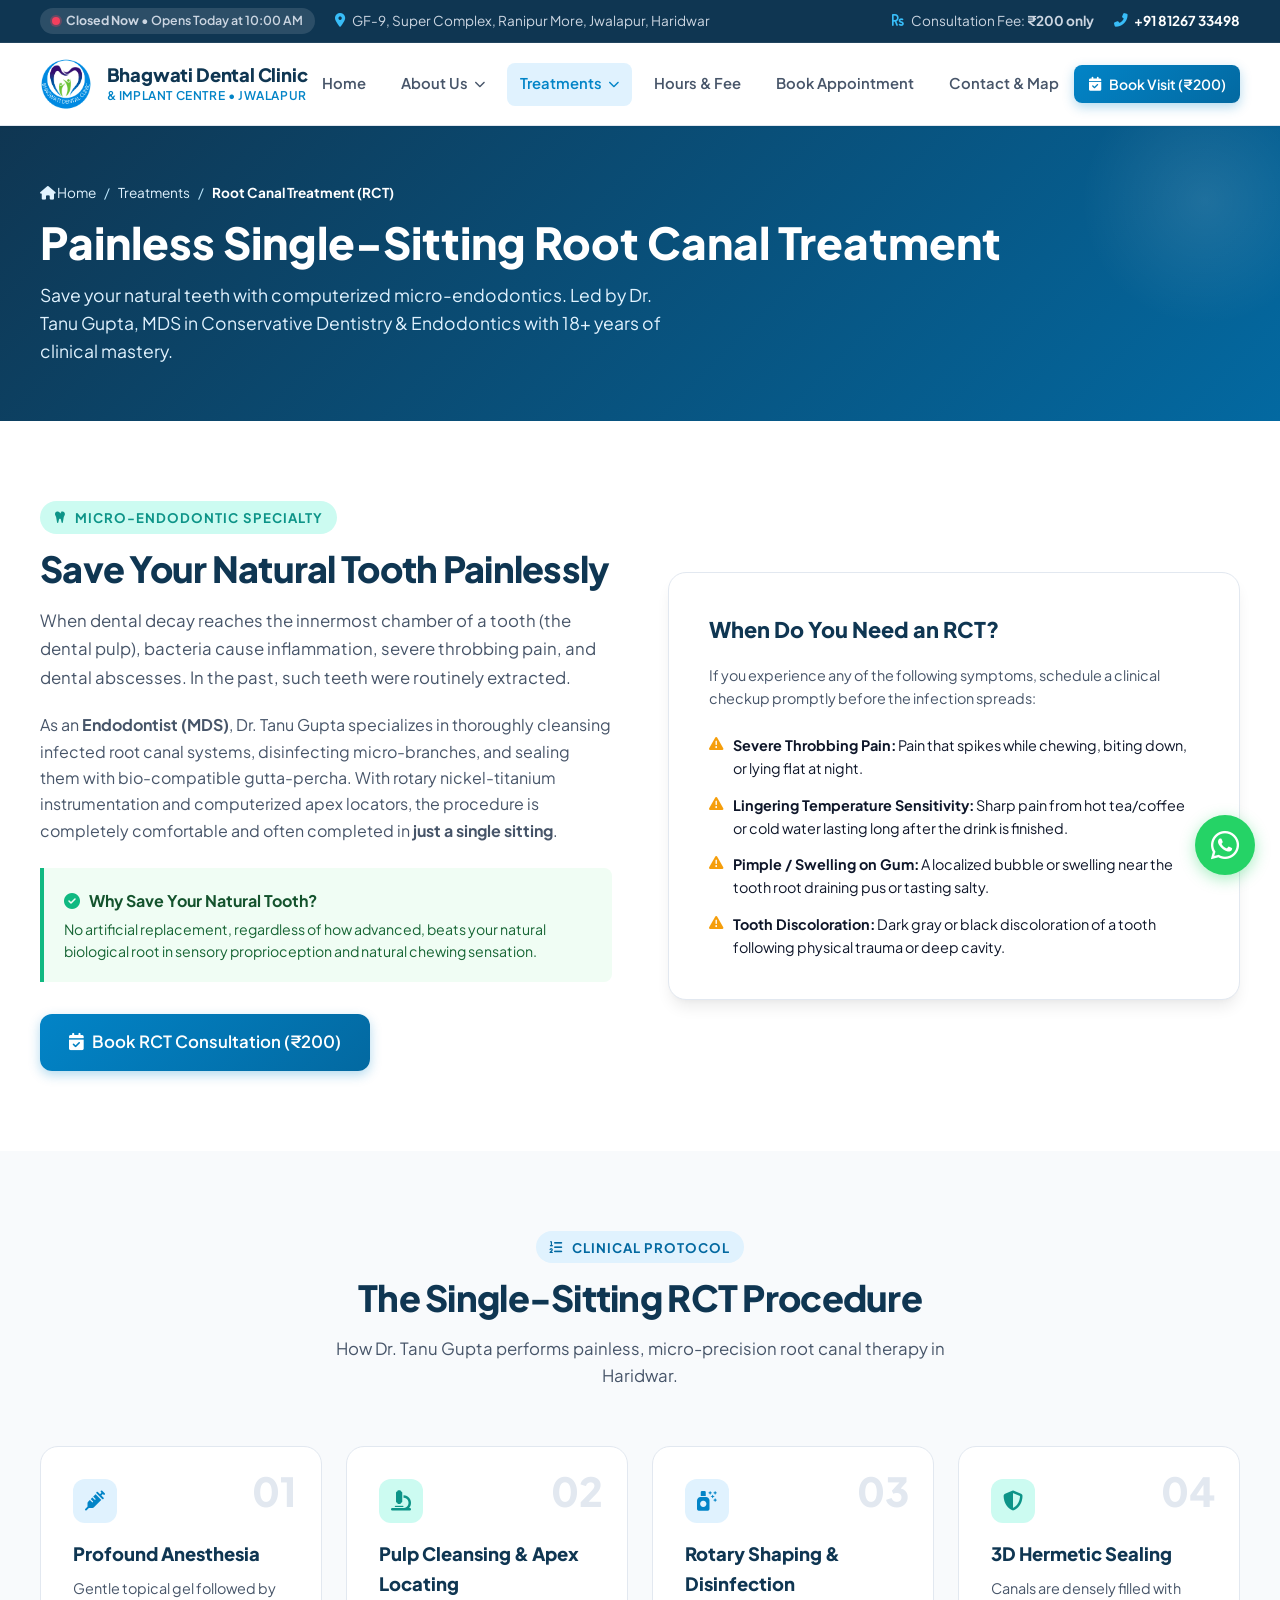
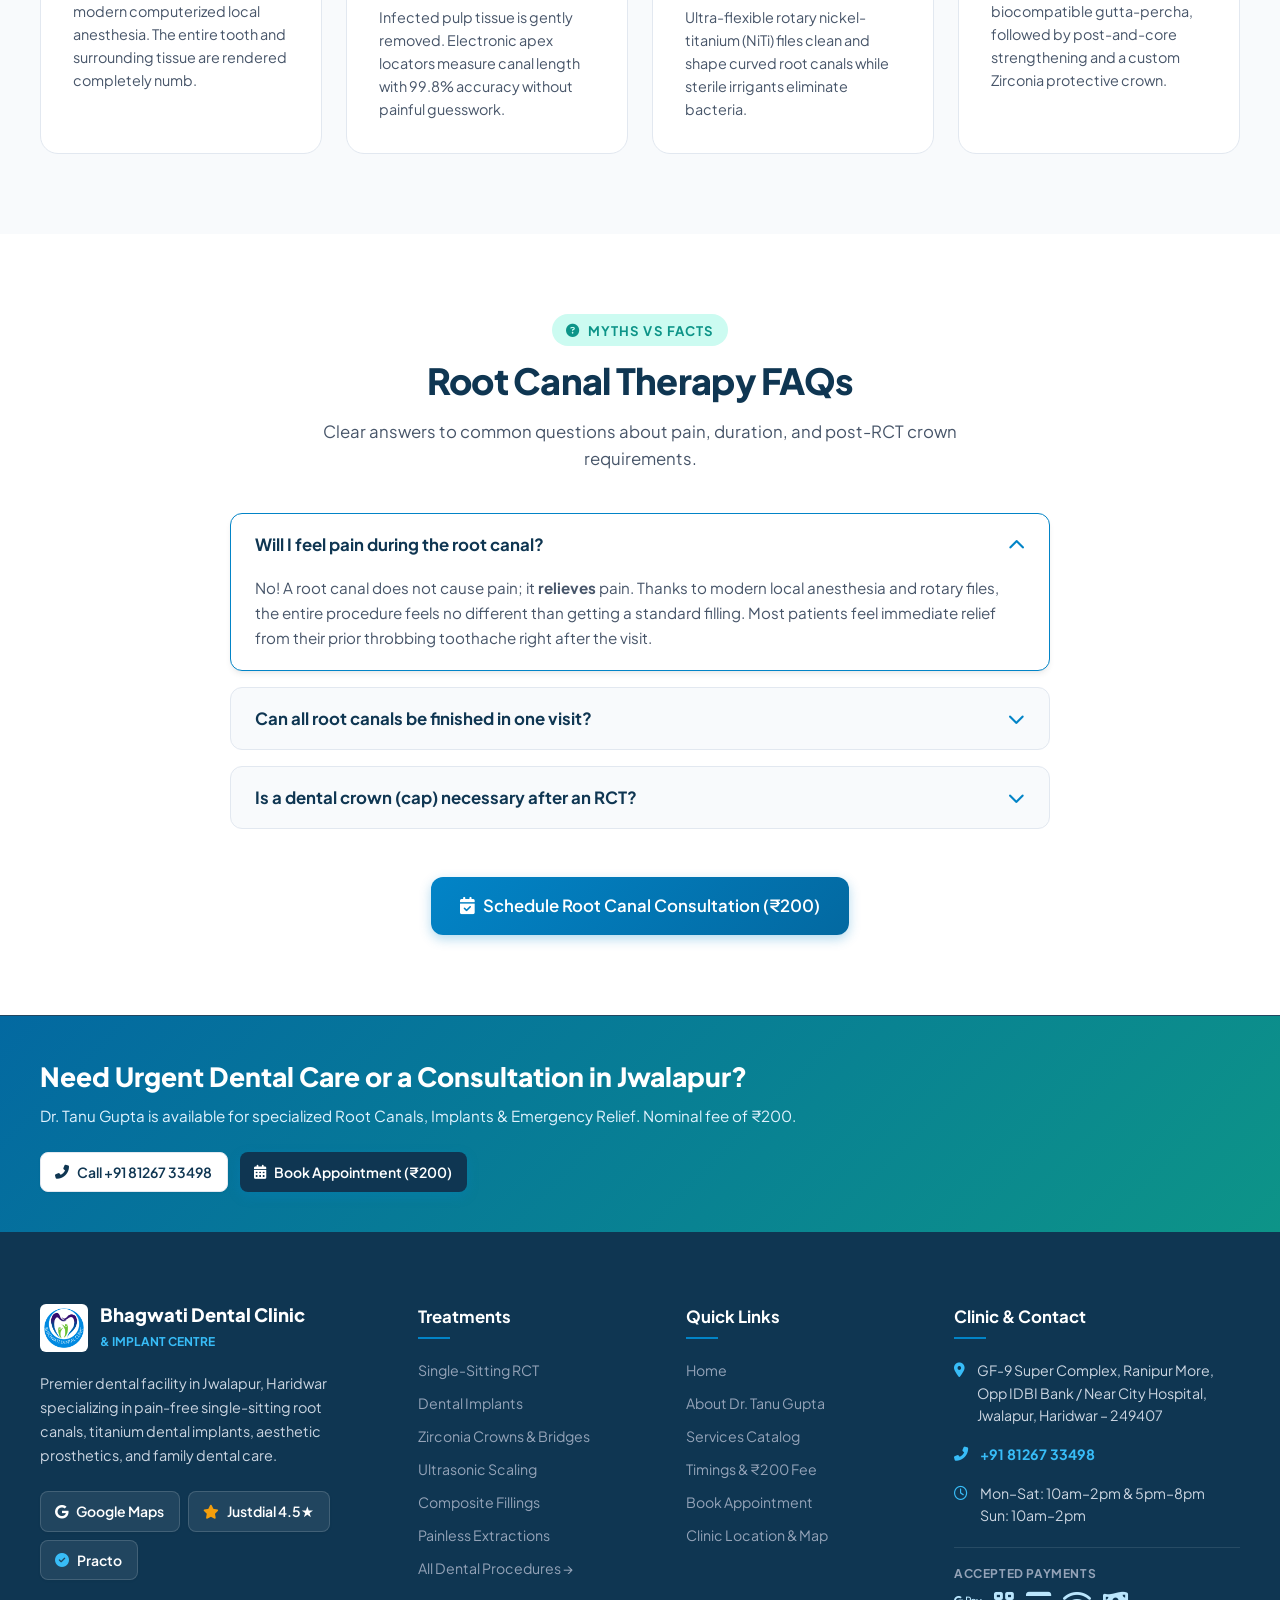
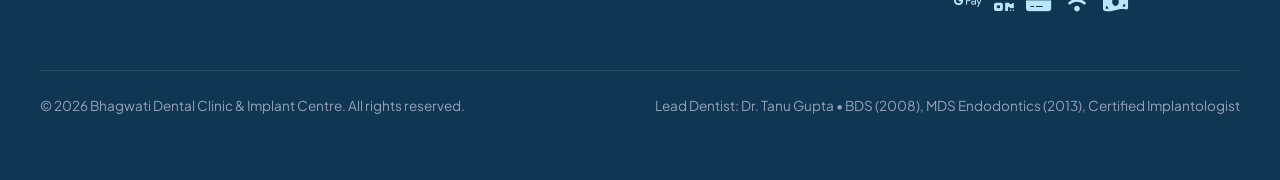
<file: root-canal.html>
<!DOCTYPE html>
<html lang="en">
<head>
  <meta charset="UTF-8">
  <meta name="viewport" content="width=device-width, initial-scale=1.0">
  <title>Root Canal Treatment (RCT) | Dr. Tanu Gupta (MDS) | Jwalapur Haridwar</title>
  <meta name="description" content="Painless Single-Sitting Root Canal Treatment in Jwalapur, Haridwar by Dr. Tanu Gupta, MDS (Conservative Dentistry & Endodontics). Rotary NiTi files, computerized apex locators, zero pain. Consultation &#8377;200.">
  
  <link rel="icon" type="image/png" href="Company_Logo.png">
  <link rel="preconnect" href="https://fonts.googleapis.com">
  <link rel="preconnect" href="https://fonts.gstatic.com" crossorigin>
  <link href="https://fonts.googleapis.com/css2?family=Plus+Jakarta+Sans:wght@400;500;600;700;800&display=swap" rel="stylesheet">
  <link rel="stylesheet" href="https://cdnjs.cloudflare.com/ajax/libs/font-awesome/6.5.1/css/all.min.css" integrity="sha512-DTOQO9RWCH3ppGqcWaEA1BIZOC6xxalwEsw9c2QQeAIftl+Vegovlnee1c9QX4TctnWMn13TZye+giMm8e2LwA==" crossorigin="anonymous" referrerpolicy="no-referrer" />
  <link rel="stylesheet" href="styles.css">
</head>
<body>

  <!-- TOP BAR -->
  <header class="topbar">
    <div class="container">
      <div class="topbar-left">
        <div class="live-status-pill">
          <span class="status-dot"></span>
          <span class="status-label">Checking Hours...</span>
        </div>
        <div class="topbar-item">
          <i class="fas fa-map-marker-alt"></i>
          <span>GF-9, Super Complex, Ranipur More, Jwalapur, Haridwar</span>
        </div>
      </div>
      <div class="topbar-right">
        <div class="topbar-item">
          <i class="fas fa-rupee-sign"></i>
          <span>Consultation Fee: <strong>&#8377;200 only</strong></span>
        </div>
        <div class="topbar-item">
          <i class="fas fa-phone-alt"></i>
          <a href="tel:+918126733498" style="color: #fff; font-weight: 700;">+91 81267 33498</a>
        </div>
      </div>
    </div>
  </header>

  <!-- MAIN NAVIGATION -->
  <nav class="navbar">
    <div class="container">
      <a href="index.html" class="brand-link">
        <img src="Company_Logo.png" alt="Bhagwati Dental Clinic Logo" class="brand-logo-img">
        <div class="brand-text-block">
          <span class="brand-name">Bhagwati Dental Clinic</span>
          <span class="brand-subtitle">& Implant Centre &bull; Jwalapur</span>
        </div>
      </a>

      <ul class="nav-menu">
        <li class="nav-item"><a href="index.html" class="nav-link">Home</a></li>
        <li class="nav-item has-dropdown">
          <a href="about.html" class="nav-link">About Us <i class="fas fa-chevron-down"></i></a>
          <ul class="dropdown-menu">
            <li class="dropdown-item"><a href="about.html#doctor"><i class="fas fa-user-md"></i> Dr. Tanu Gupta (MDS)</a></li>
            <li class="dropdown-item"><a href="about.html#operatory"><i class="fas fa-hospital"></i> Operatory & Sterilization</a></li>
            <li class="dropdown-item"><a href="about.html#mission"><i class="fas fa-heart-pulse"></i> Patient Philosophy</a></li>
          </ul>
        </li>
        <li class="nav-item has-dropdown">
          <a href="services.html" class="nav-link active">Treatments <i class="fas fa-chevron-down"></i></a>
          <ul class="dropdown-menu wide">
            <li class="dropdown-item"><a href="root-canal.html" class="active"><i class="fas fa-tooth"></i> Root Canal (RCT) <span class="badge">Specialty</span></a></li>
            <li class="dropdown-item"><a href="implants.html"><i class="fas fa-shield-virus"></i> Dental Implants <span class="badge">Certified</span></a></li>
            <li class="dropdown-item"><a href="services.html#crowns"><i class="fas fa-crown"></i> Crowns & Bridges</a></li>
            <li class="dropdown-item"><a href="services.html#scaling"><i class="fas fa-pump-medical"></i> Ultrasonic Scaling</a></li>
            <li class="dropdown-item"><a href="services.html#fillings"><i class="fas fa-fill-drip"></i> Composite Fillings</a></li>
            <li class="dropdown-item"><a href="services.html#extractions"><i class="fas fa-bone"></i> Painless Extractions</a></li>
            <li class="dropdown-item"><a href="services.html"><i class="fas fa-list-check"></i> View All Treatments &rarr;</a></li>
          </ul>
        </li>
        <li class="nav-item"><a href="pricing-hours.html" class="nav-link">Hours & Fee</a></li>
        <li class="nav-item"><a href="appointment.html" class="nav-link">Book Appointment</a></li>
        <li class="nav-item"><a href="contact.html" class="nav-link">Contact & Map</a></li>
      </ul>

      <div class="nav-cta">
        <a href="appointment.html" class="btn btn-primary btn-sm">
          <i class="fas fa-calendar-check"></i> Book Visit (&#8377;200)
        </a>
      </div>

      <button class="mobile-menu-btn" aria-label="Toggle Navigation Menu">
        <i class="fas fa-bars"></i>
      </button>
    </div>
  </nav>

  <!-- PAGE BANNER WITH BREADCRUMBS -->
  <section class="page-banner">
    <div class="container page-banner-content">
      <div class="breadcrumbs">
        <a href="index.html"><i class="fas fa-home"></i> Home</a>
        <span>/</span>
        <a href="services.html">Treatments</a>
        <span>/</span>
        <span class="current">Root Canal Treatment (RCT)</span>
      </div>
      <h1>Painless Single-Sitting Root Canal Treatment</h1>
      <p>
        Save your natural teeth with computerized micro-endodontics. Led by Dr. Tanu Gupta, MDS in Conservative Dentistry & Endodontics with 18+ years of clinical mastery.
      </p>
    </div>
  </section>

  <!-- WHAT IS RCT & ADVANTAGES -->
  <section class="content-section alt">
    <div class="container">
      <div class="two-col-grid">
        <div>
          <span class="section-tag accent"><i class="fas fa-tooth"></i> Micro-Endodontic Specialty</span>
          <h2 class="section-title">Save Your Natural Tooth Painlessly</h2>
          <p style="color: var(--text-muted); font-size: 1.05rem; line-height: 1.7; margin-bottom: 1.25rem;">
            When dental decay reaches the innermost chamber of a tooth (the dental pulp), bacteria cause inflammation, severe throbbing pain, and dental abscesses. In the past, such teeth were routinely extracted.
          </p>
          <p style="color: var(--text-muted); font-size: 1rem; line-height: 1.65; margin-bottom: 1.5rem;">
            As an <strong>Endodontist (MDS)</strong>, Dr. Tanu Gupta specializes in thoroughly cleansing infected root canal systems, disinfecting micro-branches, and sealing them with bio-compatible gutta-percha. With rotary nickel-titanium instrumentation and computerized apex locators, the procedure is completely comfortable and often completed in <strong>just a single sitting</strong>.
          </p>

          <div style="background-color: #f0fdf4; border-left: 4px solid var(--success); padding: 1.25rem; border-radius: 0 var(--radius-sm) var(--radius-sm) 0; margin-bottom: 2rem;">
            <h5 style="color: #14532d; font-size: 1rem; font-weight: 700; margin-bottom: 0.35rem;">
              <i class="fas fa-check-circle" style="color: var(--success); margin-right: 0.35rem;"></i> Why Save Your Natural Tooth?
            </h5>
            <p style="font-size: 0.885rem; color: #166534; line-height: 1.5;">
              No artificial replacement, regardless of how advanced, beats your natural biological root in sensory proprioception and natural chewing sensation.
            </p>
          </div>

          <a href="appointment.html" class="btn btn-primary btn-lg">
            <i class="fas fa-calendar-check"></i> Book RCT Consultation (&#8377;200)
          </a>
        </div>

        <div>
          <div style="background-color: var(--bg-white); border: 1px solid var(--border-color); border-radius: var(--radius-lg); padding: 2.5rem; box-shadow: var(--shadow-lg);">
            <h3 style="font-size: 1.35rem; font-weight: 800; color: var(--primary-deep); margin-bottom: 1rem;">
              When Do You Need an RCT?
            </h3>
            <p style="font-size: 0.9rem; color: var(--text-muted); margin-bottom: 1.5rem;">
              If you experience any of the following symptoms, schedule a clinical checkup promptly before the infection spreads:
            </p>

            <ul style="list-style: none; display: flex; flex-direction: column; gap: 0.85rem; font-size: 0.9rem;">
              <li style="display: flex; gap: 0.65rem;">
                <i class="fas fa-exclamation-triangle" style="color: #f59e0b; margin-top: 0.2rem;"></i>
                <span><strong>Severe Throbbing Pain:</strong> Pain that spikes while chewing, biting down, or lying flat at night.</span>
              </li>
              <li style="display: flex; gap: 0.65rem;">
                <i class="fas fa-exclamation-triangle" style="color: #f59e0b; margin-top: 0.2rem;"></i>
                <span><strong>Lingering Temperature Sensitivity:</strong> Sharp pain from hot tea/coffee or cold water lasting long after the drink is finished.</span>
              </li>
              <li style="display: flex; gap: 0.65rem;">
                <i class="fas fa-exclamation-triangle" style="color: #f59e0b; margin-top: 0.2rem;"></i>
                <span><strong>Pimple / Swelling on Gum:</strong> A localized bubble or swelling near the tooth root draining pus or tasting salty.</span>
              </li>
              <li style="display: flex; gap: 0.65rem;">
                <i class="fas fa-exclamation-triangle" style="color: #f59e0b; margin-top: 0.2rem;"></i>
                <span><strong>Tooth Discoloration:</strong> Dark gray or black discoloration of a tooth following physical trauma or deep cavity.</span>
              </li>
            </ul>
          </div>
        </div>
      </div>
    </div>
  </section>

  <!-- STEP-BY-STEP PROCEDURE -->
  <section class="content-section">
    <div class="container">
      <div class="text-center">
        <span class="section-tag"><i class="fas fa-list-ol"></i> Clinical Protocol</span>
        <h2 class="section-title">The Single-Sitting RCT Procedure</h2>
        <p class="section-subtitle mx-auto">
          How Dr. Tanu Gupta performs painless, micro-precision root canal therapy in Haridwar.
        </p>
      </div>

      <div class="four-col-grid" style="margin-top: 3.5rem;">
        <div class="step-card">
          <div class="step-num">01</div>
          <div class="trust-icon" style="margin-bottom: 1rem;"><i class="fas fa-syringe"></i></div>
          <h4>Profound Anesthesia</h4>
          <p>
            Gentle topical gel followed by modern computerized local anesthesia. The entire tooth and surrounding tissue are rendered completely numb.
          </p>
        </div>

        <div class="step-card">
          <div class="step-num">02</div>
          <div class="trust-icon accent" style="margin-bottom: 1rem;"><i class="fas fa-microscope"></i></div>
          <h4>Pulp Cleansing & Apex Locating</h4>
          <p>
            Infected pulp tissue is gently removed. Electronic apex locators measure canal length with 99.8% accuracy without painful guesswork.
          </p>
        </div>

        <div class="step-card">
          <div class="step-num">03</div>
          <div class="trust-icon" style="margin-bottom: 1rem;"><i class="fas fa-spray-can-sparkles"></i></div>
          <h4>Rotary Shaping & Disinfection</h4>
          <p>
            Ultra-flexible rotary nickel-titanium (NiTi) files clean and shape curved root canals while sterile irrigants eliminate bacteria.
          </p>
        </div>

        <div class="step-card">
          <div class="step-num">04</div>
          <div class="trust-icon accent" style="margin-bottom: 1rem;"><i class="fas fa-shield-halved"></i></div>
          <h4>3D Hermetic Sealing</h4>
          <p>
            Canals are densely filled with biocompatible gutta-percha, followed by post-and-core strengthening and a custom Zirconia protective crown.
          </p>
        </div>
      </div>
    </div>
  </section>

  <!-- FAQ SECTION SPECIFIC TO RCT -->
  <section class="content-section alt">
    <div class="container">
      <div class="text-center">
        <span class="section-tag accent"><i class="fas fa-question-circle"></i> Myths vs Facts</span>
        <h2 class="section-title">Root Canal Therapy FAQs</h2>
        <p class="section-subtitle mx-auto">
          Clear answers to common questions about pain, duration, and post-RCT crown requirements.
        </p>
      </div>

      <div class="faq-accordion-list">
        <div class="faq-item active">
          <button class="faq-question-btn">
            <span>Will I feel pain during the root canal?</span>
            <i class="fas fa-chevron-down"></i>
          </button>
          <div class="faq-answer">
            <p>
              No! A root canal does not cause pain; it <strong>relieves</strong> pain. Thanks to modern local anesthesia and rotary files, the entire procedure feels no different than getting a standard filling. Most patients feel immediate relief from their prior throbbing toothache right after the visit.
            </p>
          </div>
        </div>

        <div class="faq-item">
          <button class="faq-question-btn">
            <span>Can all root canals be finished in one visit?</span>
            <i class="fas fa-chevron-down"></i>
          </button>
          <div class="faq-answer">
            <p>
              In a majority of teeth with vital or mildly infected pulp, single-sitting RCT is 100% clinically viable and successful. In cases of severe periapical abscess, pus drainage, or complex anatomical retreatment, Dr. Tanu Gupta will place an antibacterial medication dressing and seal the canal 5–7 days later to guarantee long-term safety.
            </p>
          </div>
        </div>

        <div class="faq-item">
          <button class="faq-question-btn">
            <span>Is a dental crown (cap) necessary after an RCT?</span>
            <i class="fas fa-chevron-down"></i>
          </button>
          <div class="faq-answer">
            <p>
              Yes, especially for back molars and premolars that withstand strong chewing pressure. Because an RCT tooth loses its internal blood supply, natural enamel becomes brittle over time. A custom Zirconia or ceramic crown binds the tooth together, preventing fracture and protecting your investment for decades.
            </p>
          </div>
        </div>
      </div>

      <div class="text-center" style="margin-top: 3rem;">
        <a href="appointment.html" class="btn btn-primary btn-lg">
          <i class="fas fa-calendar-check"></i> Schedule Root Canal Consultation (&#8377;200)
        </a>
      </div>
    </div>
  </section>

  <!-- RICH FOOTER -->
  <footer class="site-footer">
    <div class="footer-cta-banner">
      <div class="container">
        <div class="footer-cta-grid">
          <div class="footer-cta-text">
            <h3>Need Urgent Dental Care or a Consultation in Jwalapur?</h3>
            <p>Dr. Tanu Gupta is available for specialized Root Canals, Implants & Emergency Relief. Nominal fee of &#8377;200.</p>
          </div>
          <div style="display: flex; gap: 0.75rem; flex-wrap: wrap;">
            <a href="tel:+918126733498" class="btn btn-secondary btn-sm" style="background: #fff; color: var(--primary-deep);"><i class="fas fa-phone-alt"></i> Call +91 81267 33498</a>
            <a href="appointment.html" class="btn btn-primary btn-sm" style="background: var(--primary-deep); color: #fff;"><i class="fas fa-calendar-alt"></i> Book Appointment (&#8377;200)</a>
          </div>
        </div>
      </div>
    </div>

    <div class="footer-main">
      <div class="container">
        <div class="footer-grid">
          <div class="footer-brand">
            <div style="display: flex; align-items: center; gap: 0.75rem;">
              <img src="Company_Logo.png" alt="Bhagwati Dental Clinic Logo" style="height: 48px; background: #fff; padding: 3px; border-radius: 6px;">
              <div>
                <h4 style="color: #fff; font-size: 1.15rem; font-weight: 800; margin: 0; line-height: 1.2;">Bhagwati Dental Clinic</h4>
                <span style="font-size: 0.75rem; color: #38bdf8; text-transform: uppercase; font-weight: 700;">& Implant Centre</span>
              </div>
            </div>
            <p>
              Premier dental facility in Jwalapur, Haridwar specializing in pain-free single-sitting root canals, titanium dental implants, aesthetic prosthetics, and family dental care.
            </p>
            <div style="display: flex; gap: 0.5rem; flex-wrap: wrap;">
              <a href="https://www.google.com/maps/place/Bhagwati+dental+clinic+-+Best+Dental+Clinic+in+Haridwar+%7C+Best+Dentist+in+Haridwar/@29.9336813,78.1340759,17z/data=!3m1!4b1!4m6!3m5!1s0x390946fde534a3d1:0xe40599b0adf1096f!8m2!3d29.9336813!4d78.1340759!16s%2Fg%2F1q6jhk46k" target="_blank" class="btn btn-secondary btn-sm" style="background: rgba(255,255,255,0.08); border-color: rgba(255,255,255,0.15); color: #fff;"><i class="fab fa-google"></i> Google Maps</a>
              <a href="https://www.justdial.com/Haridwar/Bhagwati-Dental-Clinic-and-Implant-Centre-Opposite-Idbi-Bank-Haridwar-H-O/9999P1334-1334-150813125243-T2Z9_BZDET" target="_blank" class="btn btn-secondary btn-sm" style="background: rgba(255,255,255,0.08); border-color: rgba(255,255,255,0.15); color: #fff;"><i class="fas fa-star" style="color: #f59e0b;"></i> Justdial 4.5&#9733;</a>
              <a href="https://www.practo.com/Haridwar/doctor/dr-tanu-gupta-dentist?practice_id=721434&referrer=establishment_profile" target="_blank" class="btn btn-secondary btn-sm" style="background: rgba(255,255,255,0.08); border-color: rgba(255,255,255,0.15); color: #fff;"><i class="fas fa-check-circle" style="color: #38bdf8;"></i> Practo</a>
            </div>
          </div>

          <div class="footer-col">
            <h4>Treatments</h4>
            <ul class="footer-links-list">
              <li><a href="root-canal.html">Single-Sitting RCT</a></li>
              <li><a href="implants.html">Dental Implants</a></li>
              <li><a href="services.html#crowns">Zirconia Crowns & Bridges</a></li>
              <li><a href="services.html#scaling">Ultrasonic Scaling</a></li>
              <li><a href="services.html#fillings">Composite Fillings</a></li>
              <li><a href="services.html#extractions">Painless Extractions</a></li>
              <li><a href="services.html">All Dental Procedures &rarr;</a></li>
            </ul>
          </div>

          <div class="footer-col">
            <h4>Quick Links</h4>
            <ul class="footer-links-list">
              <li><a href="index.html">Home</a></li>
              <li><a href="about.html">About Dr. Tanu Gupta</a></li>
              <li><a href="services.html">Services Catalog</a></li>
              <li><a href="pricing-hours.html">Timings & &#8377;200 Fee</a></li>
              <li><a href="appointment.html">Book Appointment</a></li>
              <li><a href="contact.html">Clinic Location & Map</a></li>
            </ul>
          </div>

          <div class="footer-col">
            <h4>Clinic & Contact</h4>
            <div class="footer-contact-item">
              <i class="fas fa-map-marker-alt"></i>
              <div>GF-9 Super Complex, Ranipur More, Opp IDBI Bank / Near City Hospital, Jwalapur, Haridwar – 249407</div>
            </div>
            <div class="footer-contact-item">
              <i class="fas fa-phone-alt"></i>
              <div><a href="tel:+918126733498" style="color: #38bdf8; font-weight: 700;">+91 81267 33498</a></div>
            </div>
            <div class="footer-contact-item">
              <i class="far fa-clock"></i>
              <div>Mon–Sat: 10am–2pm & 5pm–8pm<br>Sun: 10am–2pm</div>
            </div>
            <div class="footer-payments-wrap">
              <span>Accepted Payments</span>
              <div class="footer-pay-icons">
                <i class="fab fa-google-pay" title="Google Pay"></i>
                <i class="fas fa-qrcode" title="UPI Apps"></i>
                <i class="fas fa-credit-card" title="Debit & Credit Cards"></i>
                <i class="fas fa-wifi" title="NFC Tap"></i>
                <i class="fas fa-money-bill-wave" title="Cash"></i>
              </div>
            </div>
          </div>
        </div>

        <div class="footer-bottom">
          <p>&copy; 2026 Bhagwati Dental Clinic & Implant Centre. All rights reserved.</p>
          <p>Lead Dentist: Dr. Tanu Gupta &bull; BDS (2008), MDS Endodontics (2013), Certified Implantologist</p>
        </div>
      </div>
    </div>
  </footer>

  <a href="https://wa.me/918126733498?text=Hello%20Dr.%20Tanu%20Gupta,%20I%20have%20an%20inquiry%20regarding%20Root%20Canal%20Treatment." class="floating-whatsapp" target="_blank" aria-label="Chat on WhatsApp"><i class="fab fa-whatsapp"></i></a>
  <button class="scroll-top-btn" aria-label="Scroll back to top"><i class="fas fa-arrow-up"></i></button>

  <div class="mobile-sticky-bottom-bar">
    <div class="mobile-bar-actions">
      <a href="tel:+918126733498" class="btn btn-primary btn-sm"><i class="fas fa-phone-alt"></i> Call Clinic</a>
      <a href="https://wa.me/918126733498?text=Hello%20Dr.%20Tanu%20Gupta,%20I%20would%20like%20to%20book%20an%20appointment." target="_blank" class="btn btn-whatsapp btn-sm"><i class="fab fa-whatsapp"></i> WhatsApp (&#8377;200)</a>
    </div>
  </div>

  <script src="script.js"></script>
</body>
</html>
</file>
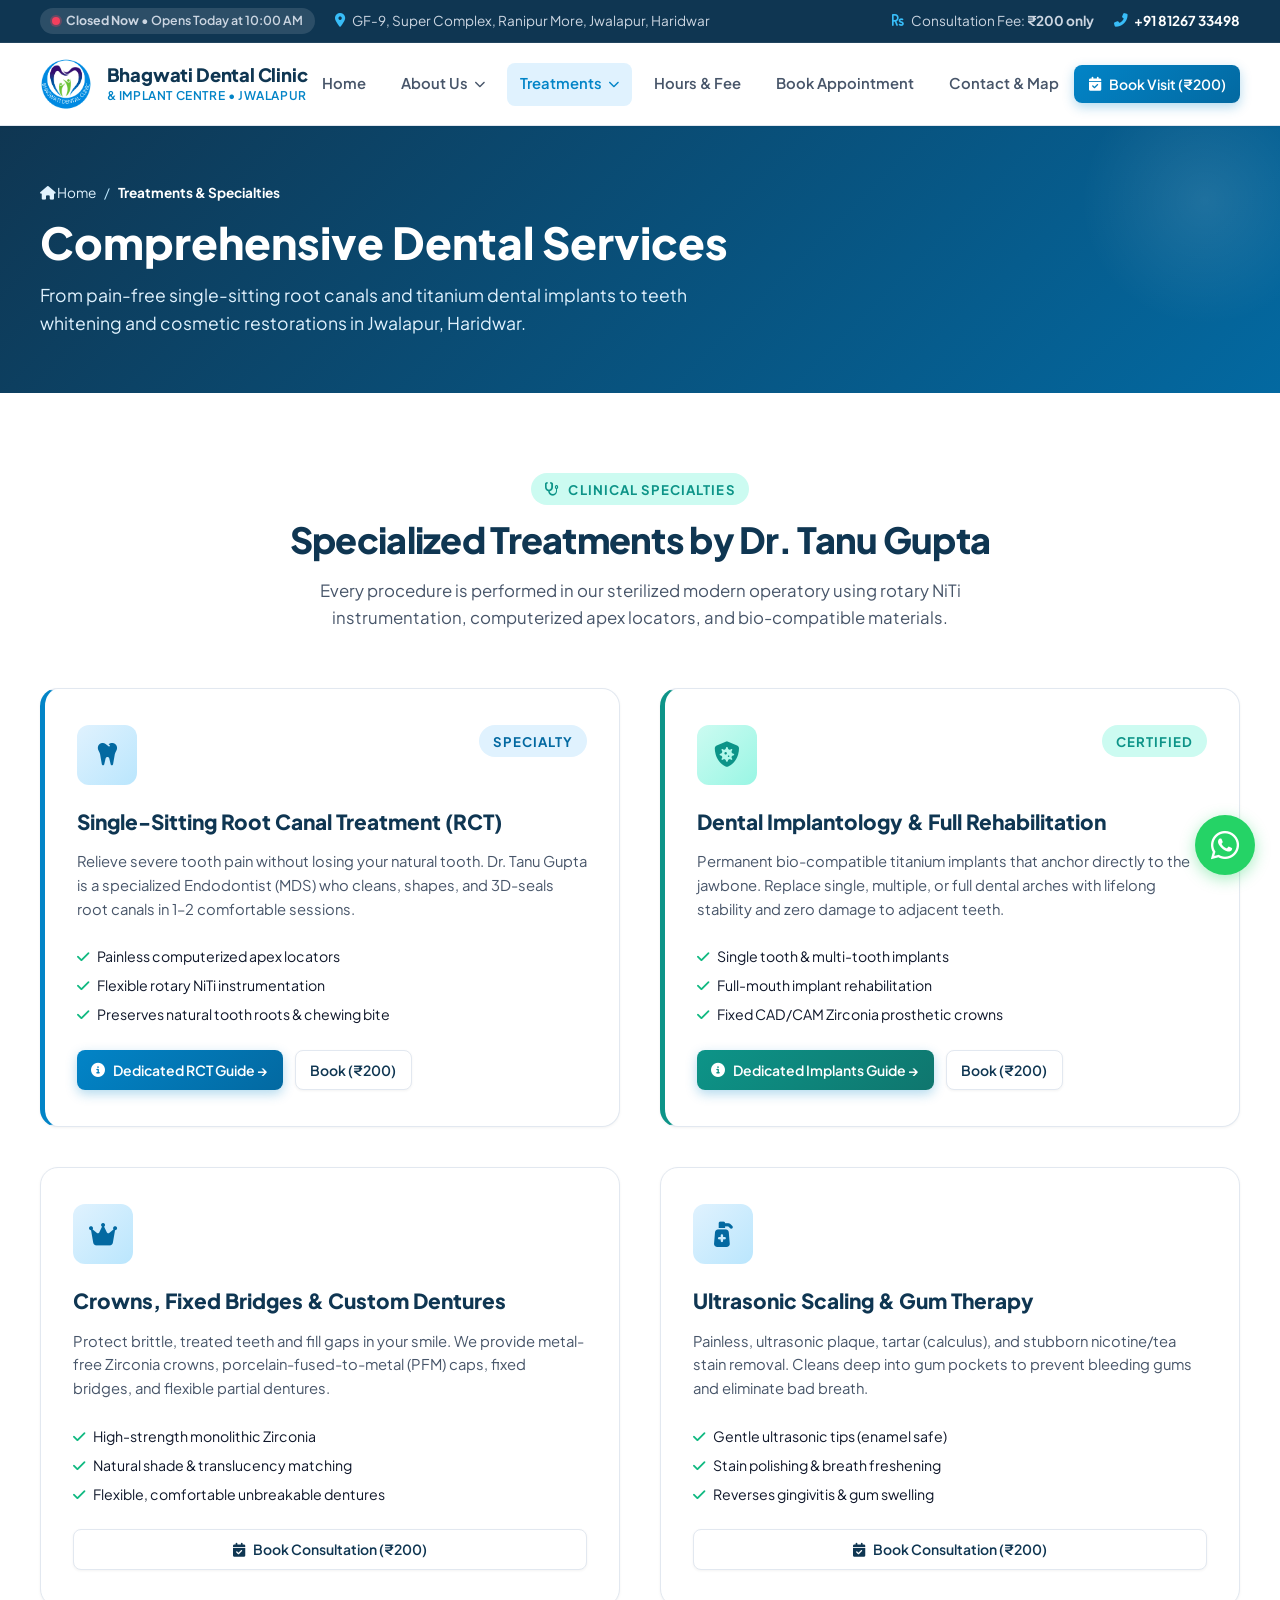
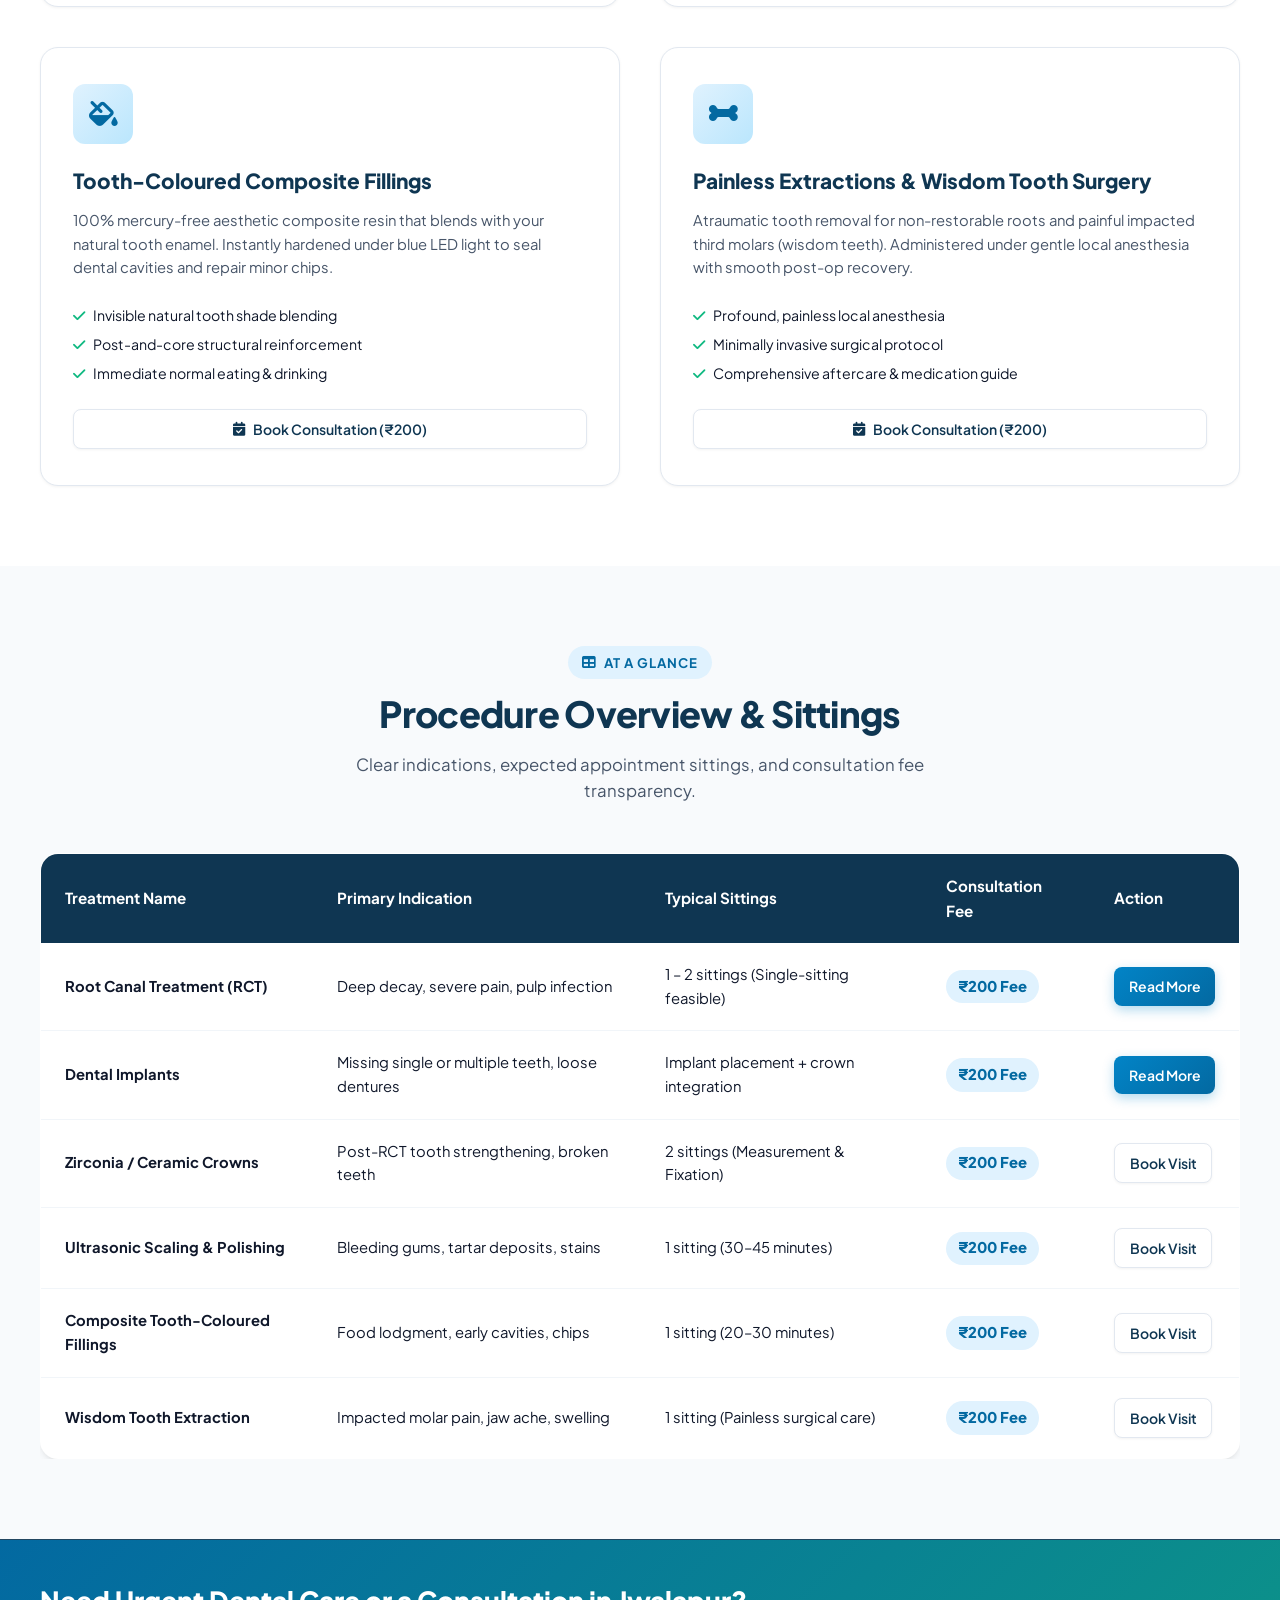
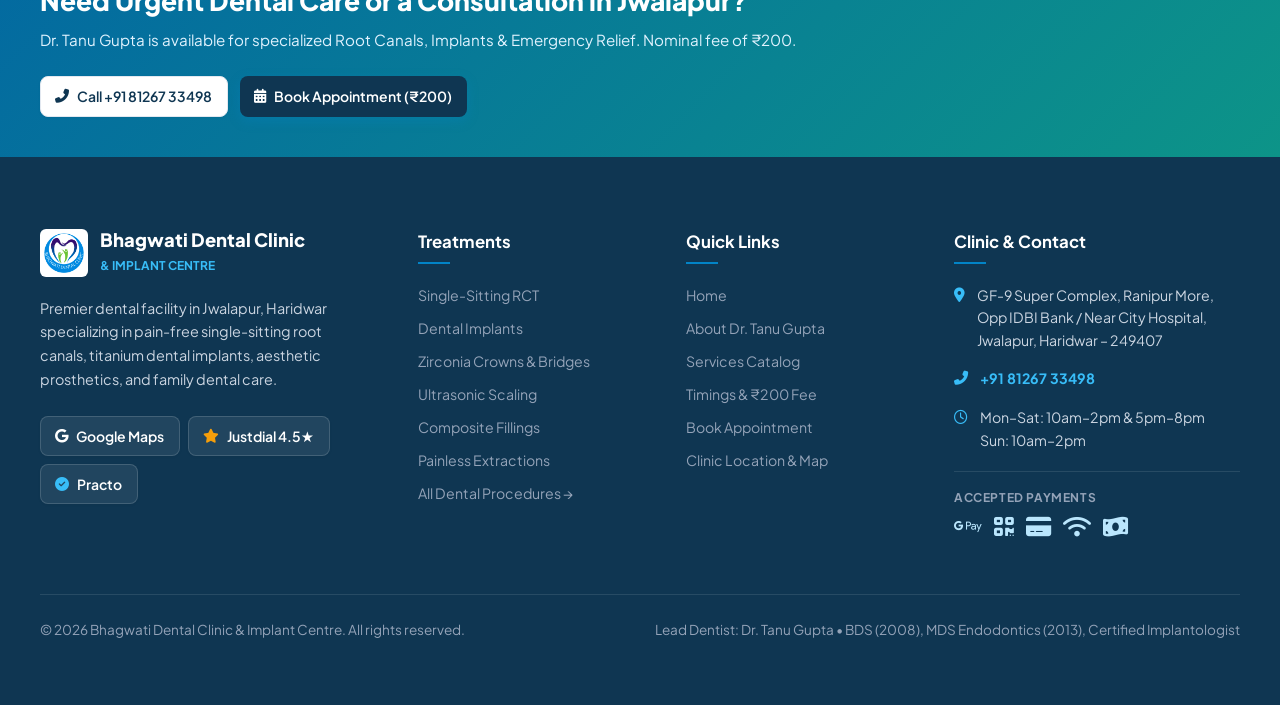
<file: services.html>
<!DOCTYPE html>
<html lang="en">
<head>
  <meta charset="UTF-8">
  <meta name="viewport" content="width=device-width, initial-scale=1.0">
  <title>Dental Services & Treatments | Bhagwati Dental Clinic Jwalapur</title>
  <meta name="description" content="Explore full dental treatments at Bhagwati Dental Clinic in Ranipur More, Jwalapur, Haridwar: Root Canal Therapy, Dental Implants, Zirconia Crowns, Scaling, Fillings & Extractions. Consultation &#8377;200.">
  
  <link rel="icon" type="image/png" href="Company_Logo.png">
  <link rel="preconnect" href="https://fonts.googleapis.com">
  <link rel="preconnect" href="https://fonts.gstatic.com" crossorigin>
  <link href="https://fonts.googleapis.com/css2?family=Plus+Jakarta+Sans:wght@400;500;600;700;800&display=swap" rel="stylesheet">
  <link rel="stylesheet" href="https://cdnjs.cloudflare.com/ajax/libs/font-awesome/6.5.1/css/all.min.css" integrity="sha512-DTOQO9RWCH3ppGqcWaEA1BIZOC6xxalwEsw9c2QQeAIftl+Vegovlnee1c9QX4TctnWMn13TZye+giMm8e2LwA==" crossorigin="anonymous" referrerpolicy="no-referrer" />
  <link rel="stylesheet" href="styles.css">
</head>
<body>

  <!-- TOP BAR -->
  <header class="topbar">
    <div class="container">
      <div class="topbar-left">
        <div class="live-status-pill">
          <span class="status-dot"></span>
          <span class="status-label">Checking Hours...</span>
        </div>
        <div class="topbar-item">
          <i class="fas fa-map-marker-alt"></i>
          <span>GF-9, Super Complex, Ranipur More, Jwalapur, Haridwar</span>
        </div>
      </div>
      <div class="topbar-right">
        <div class="topbar-item">
          <i class="fas fa-rupee-sign"></i>
          <span>Consultation Fee: <strong>&#8377;200 only</strong></span>
        </div>
        <div class="topbar-item">
          <i class="fas fa-phone-alt"></i>
          <a href="tel:+918126733498" style="color: #fff; font-weight: 700;">+91 81267 33498</a>
        </div>
      </div>
    </div>
  </header>

  <!-- MAIN NAVIGATION -->
  <nav class="navbar">
    <div class="container">
      <a href="index.html" class="brand-link">
        <img src="Company_Logo.png" alt="Bhagwati Dental Clinic Logo" class="brand-logo-img">
        <div class="brand-text-block">
          <span class="brand-name">Bhagwati Dental Clinic</span>
          <span class="brand-subtitle">& Implant Centre &bull; Jwalapur</span>
        </div>
      </a>

      <ul class="nav-menu">
        <li class="nav-item"><a href="index.html" class="nav-link">Home</a></li>
        <li class="nav-item has-dropdown">
          <a href="about.html" class="nav-link">About Us <i class="fas fa-chevron-down"></i></a>
          <ul class="dropdown-menu">
            <li class="dropdown-item"><a href="about.html#doctor"><i class="fas fa-user-md"></i> Dr. Tanu Gupta (MDS)</a></li>
            <li class="dropdown-item"><a href="about.html#operatory"><i class="fas fa-hospital"></i> Operatory & Sterilization</a></li>
            <li class="dropdown-item"><a href="about.html#mission"><i class="fas fa-heart-pulse"></i> Patient Philosophy</a></li>
          </ul>
        </li>
        <li class="nav-item has-dropdown">
          <a href="services.html" class="nav-link active">Treatments <i class="fas fa-chevron-down"></i></a>
          <ul class="dropdown-menu wide">
            <li class="dropdown-item"><a href="root-canal.html"><i class="fas fa-tooth"></i> Root Canal (RCT) <span class="badge">Specialty</span></a></li>
            <li class="dropdown-item"><a href="implants.html"><i class="fas fa-shield-virus"></i> Dental Implants <span class="badge">Certified</span></a></li>
            <li class="dropdown-item"><a href="services.html#crowns"><i class="fas fa-crown"></i> Crowns & Bridges</a></li>
            <li class="dropdown-item"><a href="services.html#scaling"><i class="fas fa-pump-medical"></i> Ultrasonic Scaling</a></li>
            <li class="dropdown-item"><a href="services.html#fillings"><i class="fas fa-fill-drip"></i> Composite Fillings</a></li>
            <li class="dropdown-item"><a href="services.html#extractions"><i class="fas fa-bone"></i> Painless Extractions</a></li>
            <li class="dropdown-item"><a href="services.html"><i class="fas fa-list-check"></i> View All Treatments &rarr;</a></li>
          </ul>
        </li>
        <li class="nav-item"><a href="pricing-hours.html" class="nav-link">Hours & Fee</a></li>
        <li class="nav-item"><a href="appointment.html" class="nav-link">Book Appointment</a></li>
        <li class="nav-item"><a href="contact.html" class="nav-link">Contact & Map</a></li>
      </ul>

      <div class="nav-cta">
        <a href="appointment.html" class="btn btn-primary btn-sm">
          <i class="fas fa-calendar-check"></i> Book Visit (&#8377;200)
        </a>
      </div>

      <button class="mobile-menu-btn" aria-label="Toggle Navigation Menu">
        <i class="fas fa-bars"></i>
      </button>
    </div>
  </nav>

  <!-- PAGE BANNER WITH BREADCRUMBS -->
  <section class="page-banner">
    <div class="container page-banner-content">
      <div class="breadcrumbs">
        <a href="index.html"><i class="fas fa-home"></i> Home</a>
        <span>/</span>
        <span class="current">Treatments & Specialties</span>
      </div>
      <h1>Comprehensive Dental Services</h1>
      <p>
        From pain-free single-sitting root canals and titanium dental implants to teeth whitening and cosmetic restorations in Jwalapur, Haridwar.
      </p>
    </div>
  </section>

  <!-- SERVICES OVERVIEW LIST -->
  <section class="content-section alt">
    <div class="container">
      <div class="text-center">
        <span class="section-tag accent"><i class="fas fa-stethoscope"></i> Clinical Specialties</span>
        <h2 class="section-title">Specialized Treatments by Dr. Tanu Gupta</h2>
        <p class="section-subtitle mx-auto">
          Every procedure is performed in our sterilized modern operatory using rotary NiTi instrumentation, computerized apex locators, and bio-compatible materials.
        </p>
      </div>

      <div class="two-col-grid" style="margin-top: 3.5rem; gap: 2.5rem;">
        <!-- Service 1: RCT -->
        <div class="service-card" style="border-left: 5px solid var(--primary);">
          <div style="display: flex; justify-content: space-between; align-items: flex-start;">
            <div class="service-icon-box"><i class="fas fa-tooth"></i></div>
            <span class="section-tag" style="margin: 0;">Specialty</span>
          </div>
          <h3>Single-Sitting Root Canal Treatment (RCT)</h3>
          <p>
            Relieve severe tooth pain without losing your natural tooth. Dr. Tanu Gupta is a specialized Endodontist (MDS) who cleans, shapes, and 3D-seals root canals in 1&ndash;2 comfortable sessions.
          </p>
          <ul style="list-style: none; font-size: 0.885rem; color: var(--text-main); display: flex; flex-direction: column; gap: 0.4rem; margin-bottom: 1.5rem;">
            <li><i class="fas fa-check" style="color: var(--success); margin-right: 0.4rem;"></i> Painless computerized apex locators</li>
            <li><i class="fas fa-check" style="color: var(--success); margin-right: 0.4rem;"></i> Flexible rotary NiTi instrumentation</li>
            <li><i class="fas fa-check" style="color: var(--success); margin-right: 0.4rem;"></i> Preserves natural tooth roots & chewing bite</li>
          </ul>
          <div style="display: flex; gap: 0.75rem; flex-wrap: wrap;">
            <a href="root-canal.html" class="btn btn-primary btn-sm"><i class="fas fa-info-circle"></i> Dedicated RCT Guide &rarr;</a>
            <a href="appointment.html" class="btn btn-secondary btn-sm">Book (&#8377;200)</a>
          </div>
        </div>

        <!-- Service 2: Implants -->
        <div class="service-card" style="border-left: 5px solid var(--accent);">
          <div style="display: flex; justify-content: space-between; align-items: flex-start;">
            <div class="service-icon-box" style="background: linear-gradient(135deg, #ccfbf1, #99f6e4); color: var(--accent);"><i class="fas fa-shield-virus"></i></div>
            <span class="section-tag accent" style="margin: 0;">Certified</span>
          </div>
          <h3>Dental Implantology & Full Rehabilitation</h3>
          <p>
            Permanent bio-compatible titanium implants that anchor directly to the jawbone. Replace single, multiple, or full dental arches with lifelong stability and zero damage to adjacent teeth.
          </p>
          <ul style="list-style: none; font-size: 0.885rem; color: var(--text-main); display: flex; flex-direction: column; gap: 0.4rem; margin-bottom: 1.5rem;">
            <li><i class="fas fa-check" style="color: var(--success); margin-right: 0.4rem;"></i> Single tooth & multi-tooth implants</li>
            <li><i class="fas fa-check" style="color: var(--success); margin-right: 0.4rem;"></i> Full-mouth implant rehabilitation</li>
            <li><i class="fas fa-check" style="color: var(--success); margin-right: 0.4rem;"></i> Fixed CAD/CAM Zirconia prosthetic crowns</li>
          </ul>
          <div style="display: flex; gap: 0.75rem; flex-wrap: wrap;">
            <a href="implants.html" class="btn btn-primary btn-sm" style="background: linear-gradient(135deg, var(--accent), var(--accent-dark));"><i class="fas fa-info-circle"></i> Dedicated Implants Guide &rarr;</a>
            <a href="appointment.html" class="btn btn-secondary btn-sm">Book (&#8377;200)</a>
          </div>
        </div>

        <!-- Service 3: Crowns -->
        <div id="crowns" class="service-card">
          <div class="service-icon-box"><i class="fas fa-crown"></i></div>
          <h3>Crowns, Fixed Bridges & Custom Dentures</h3>
          <p>
            Protect brittle, treated teeth and fill gaps in your smile. We provide metal-free Zirconia crowns, porcelain-fused-to-metal (PFM) caps, fixed bridges, and flexible partial dentures.
          </p>
          <ul style="list-style: none; font-size: 0.885rem; color: var(--text-main); display: flex; flex-direction: column; gap: 0.4rem; margin-bottom: 1.5rem;">
            <li><i class="fas fa-check" style="color: var(--success); margin-right: 0.4rem;"></i> High-strength monolithic Zirconia</li>
            <li><i class="fas fa-check" style="color: var(--success); margin-right: 0.4rem;"></i> Natural shade & translucency matching</li>
            <li><i class="fas fa-check" style="color: var(--success); margin-right: 0.4rem;"></i> Flexible, comfortable unbreakable dentures</li>
          </ul>
          <a href="appointment.html" class="btn btn-secondary btn-sm"><i class="fas fa-calendar-check"></i> Book Consultation (&#8377;200)</a>
        </div>

        <!-- Service 4: Scaling -->
        <div id="scaling" class="service-card">
          <div class="service-icon-box"><i class="fas fa-pump-medical"></i></div>
          <h3>Ultrasonic Scaling & Gum Therapy</h3>
          <p>
            Painless, ultrasonic plaque, tartar (calculus), and stubborn nicotine/tea stain removal. Cleans deep into gum pockets to prevent bleeding gums and eliminate bad breath.
          </p>
          <ul style="list-style: none; font-size: 0.885rem; color: var(--text-main); display: flex; flex-direction: column; gap: 0.4rem; margin-bottom: 1.5rem;">
            <li><i class="fas fa-check" style="color: var(--success); margin-right: 0.4rem;"></i> Gentle ultrasonic tips (enamel safe)</li>
            <li><i class="fas fa-check" style="color: var(--success); margin-right: 0.4rem;"></i> Stain polishing & breath freshening</li>
            <li><i class="fas fa-check" style="color: var(--success); margin-right: 0.4rem;"></i> Reverses gingivitis & gum swelling</li>
          </ul>
          <a href="appointment.html" class="btn btn-secondary btn-sm"><i class="fas fa-calendar-check"></i> Book Consultation (&#8377;200)</a>
        </div>

        <!-- Service 5: Fillings -->
        <div id="fillings" class="service-card">
          <div class="service-icon-box"><i class="fas fa-fill-drip"></i></div>
          <h3>Tooth-Coloured Composite Fillings</h3>
          <p>
            100% mercury-free aesthetic composite resin that blends with your natural tooth enamel. Instantly hardened under blue LED light to seal dental cavities and repair minor chips.
          </p>
          <ul style="list-style: none; font-size: 0.885rem; color: var(--text-main); display: flex; flex-direction: column; gap: 0.4rem; margin-bottom: 1.5rem;">
            <li><i class="fas fa-check" style="color: var(--success); margin-right: 0.4rem;"></i> Invisible natural tooth shade blending</li>
            <li><i class="fas fa-check" style="color: var(--success); margin-right: 0.4rem;"></i> Post-and-core structural reinforcement</li>
            <li><i class="fas fa-check" style="color: var(--success); margin-right: 0.4rem;"></i> Immediate normal eating & drinking</li>
          </ul>
          <a href="appointment.html" class="btn btn-secondary btn-sm"><i class="fas fa-calendar-check"></i> Book Consultation (&#8377;200)</a>
        </div>

        <!-- Service 6: Extractions -->
        <div id="extractions" class="service-card">
          <div class="service-icon-box"><i class="fas fa-bone"></i></div>
          <h3>Painless Extractions & Wisdom Tooth Surgery</h3>
          <p>
            Atraumatic tooth removal for non-restorable roots and painful impacted third molars (wisdom teeth). Administered under gentle local anesthesia with smooth post-op recovery.
          </p>
          <ul style="list-style: none; font-size: 0.885rem; color: var(--text-main); display: flex; flex-direction: column; gap: 0.4rem; margin-bottom: 1.5rem;">
            <li><i class="fas fa-check" style="color: var(--success); margin-right: 0.4rem;"></i> Profound, painless local anesthesia</li>
            <li><i class="fas fa-check" style="color: var(--success); margin-right: 0.4rem;"></i> Minimally invasive surgical protocol</li>
            <li><i class="fas fa-check" style="color: var(--success); margin-right: 0.4rem;"></i> Comprehensive aftercare & medication guide</li>
          </ul>
          <a href="appointment.html" class="btn btn-secondary btn-sm"><i class="fas fa-calendar-check"></i> Book Consultation (&#8377;200)</a>
        </div>
      </div>
    </div>
  </section>

  <!-- QUICK COMPARISON TABLE -->
  <section class="content-section">
    <div class="container">
      <div class="text-center" style="margin-bottom: 3rem;">
        <span class="section-tag"><i class="fas fa-table"></i> At A Glance</span>
        <h2 class="section-title">Procedure Overview & Sittings</h2>
        <p class="section-subtitle mx-auto">
          Clear indications, expected appointment sittings, and consultation fee transparency.
        </p>
      </div>

      <div style="overflow-x: auto;">
        <table class="pricing-table">
          <thead>
            <tr>
              <th>Treatment Name</th>
              <th>Primary Indication</th>
              <th>Typical Sittings</th>
              <th>Consultation Fee</th>
              <th>Action</th>
            </tr>
          </thead>
          <tbody>
            <tr>
              <td><strong>Root Canal Treatment (RCT)</strong></td>
              <td>Deep decay, severe pain, pulp infection</td>
              <td>1 &ndash; 2 sittings (Single-sitting feasible)</td>
              <td><span class="price-pill">&#8377;200 Fee</span></td>
              <td><a href="root-canal.html" class="btn btn-primary btn-sm">Read More</a></td>
            </tr>
            <tr>
              <td><strong>Dental Implants</strong></td>
              <td>Missing single or multiple teeth, loose dentures</td>
              <td>Implant placement + crown integration</td>
              <td><span class="price-pill">&#8377;200 Fee</span></td>
              <td><a href="implants.html" class="btn btn-primary btn-sm">Read More</a></td>
            </tr>
            <tr>
              <td><strong>Zirconia / Ceramic Crowns</strong></td>
              <td>Post-RCT tooth strengthening, broken teeth</td>
              <td>2 sittings (Measurement &amp; Fixation)</td>
              <td><span class="price-pill">&#8377;200 Fee</span></td>
              <td><a href="appointment.html" class="btn btn-secondary btn-sm">Book Visit</a></td>
            </tr>
            <tr>
              <td><strong>Ultrasonic Scaling &amp; Polishing</strong></td>
              <td>Bleeding gums, tartar deposits, stains</td>
              <td>1 sitting (30&ndash;45 minutes)</td>
              <td><span class="price-pill">&#8377;200 Fee</span></td>
              <td><a href="appointment.html" class="btn btn-secondary btn-sm">Book Visit</a></td>
            </tr>
            <tr>
              <td><strong>Composite Tooth-Coloured Fillings</strong></td>
              <td>Food lodgment, early cavities, chips</td>
              <td>1 sitting (20&ndash;30 minutes)</td>
              <td><span class="price-pill">&#8377;200 Fee</span></td>
              <td><a href="appointment.html" class="btn btn-secondary btn-sm">Book Visit</a></td>
            </tr>
            <tr>
              <td><strong>Wisdom Tooth Extraction</strong></td>
              <td>Impacted molar pain, jaw ache, swelling</td>
              <td>1 sitting (Painless surgical care)</td>
              <td><span class="price-pill">&#8377;200 Fee</span></td>
              <td><a href="appointment.html" class="btn btn-secondary btn-sm">Book Visit</a></td>
            </tr>
          </tbody>
        </table>
      </div>
    </div>
  </section>

  <!-- RICH FOOTER -->
  <footer class="site-footer">
    <div class="footer-cta-banner">
      <div class="container">
        <div class="footer-cta-grid">
          <div class="footer-cta-text">
            <h3>Need Urgent Dental Care or a Consultation in Jwalapur?</h3>
            <p>Dr. Tanu Gupta is available for specialized Root Canals, Implants & Emergency Relief. Nominal fee of &#8377;200.</p>
          </div>
          <div style="display: flex; gap: 0.75rem; flex-wrap: wrap;">
            <a href="tel:+918126733498" class="btn btn-secondary btn-sm" style="background: #fff; color: var(--primary-deep);"><i class="fas fa-phone-alt"></i> Call +91 81267 33498</a>
            <a href="appointment.html" class="btn btn-primary btn-sm" style="background: var(--primary-deep); color: #fff;"><i class="fas fa-calendar-alt"></i> Book Appointment (&#8377;200)</a>
          </div>
        </div>
      </div>
    </div>

    <div class="footer-main">
      <div class="container">
        <div class="footer-grid">
          <div class="footer-brand">
            <div style="display: flex; align-items: center; gap: 0.75rem;">
              <img src="Company_Logo.png" alt="Bhagwati Dental Clinic Logo" style="height: 48px; background: #fff; padding: 3px; border-radius: 6px;">
              <div>
                <h4 style="color: #fff; font-size: 1.15rem; font-weight: 800; margin: 0; line-height: 1.2;">Bhagwati Dental Clinic</h4>
                <span style="font-size: 0.75rem; color: #38bdf8; text-transform: uppercase; font-weight: 700;">& Implant Centre</span>
              </div>
            </div>
            <p>
              Premier dental facility in Jwalapur, Haridwar specializing in pain-free single-sitting root canals, titanium dental implants, aesthetic prosthetics, and family dental care.
            </p>
            <div style="display: flex; gap: 0.5rem; flex-wrap: wrap;">
              <a href="https://www.google.com/maps/place/Bhagwati+dental+clinic+-+Best+Dental+Clinic+in+Haridwar+%7C+Best+Dentist+in+Haridwar/@29.9336813,78.1340759,17z/data=!3m1!4b1!4m6!3m5!1s0x390946fde534a3d1:0xe40599b0adf1096f!8m2!3d29.9336813!4d78.1340759!16s%2Fg%2F1q6jhk46k" target="_blank" class="btn btn-secondary btn-sm" style="background: rgba(255,255,255,0.08); border-color: rgba(255,255,255,0.15); color: #fff;"><i class="fab fa-google"></i> Google Maps</a>
              <a href="https://www.justdial.com/Haridwar/Bhagwati-Dental-Clinic-and-Implant-Centre-Opposite-Idbi-Bank-Haridwar-H-O/9999P1334-1334-150813125243-T2Z9_BZDET" target="_blank" class="btn btn-secondary btn-sm" style="background: rgba(255,255,255,0.08); border-color: rgba(255,255,255,0.15); color: #fff;"><i class="fas fa-star" style="color: #f59e0b;"></i> Justdial 4.5&#9733;</a>
              <a href="https://www.practo.com/Haridwar/doctor/dr-tanu-gupta-dentist?practice_id=721434&referrer=establishment_profile" target="_blank" class="btn btn-secondary btn-sm" style="background: rgba(255,255,255,0.08); border-color: rgba(255,255,255,0.15); color: #fff;"><i class="fas fa-check-circle" style="color: #38bdf8;"></i> Practo</a>
            </div>
          </div>

          <div class="footer-col">
            <h4>Treatments</h4>
            <ul class="footer-links-list">
              <li><a href="root-canal.html">Single-Sitting RCT</a></li>
              <li><a href="implants.html">Dental Implants</a></li>
              <li><a href="services.html#crowns">Zirconia Crowns & Bridges</a></li>
              <li><a href="services.html#scaling">Ultrasonic Scaling</a></li>
              <li><a href="services.html#fillings">Composite Fillings</a></li>
              <li><a href="services.html#extractions">Painless Extractions</a></li>
              <li><a href="services.html">All Dental Procedures &rarr;</a></li>
            </ul>
          </div>

          <div class="footer-col">
            <h4>Quick Links</h4>
            <ul class="footer-links-list">
              <li><a href="index.html">Home</a></li>
              <li><a href="about.html">About Dr. Tanu Gupta</a></li>
              <li><a href="services.html">Services Catalog</a></li>
              <li><a href="pricing-hours.html">Timings & &#8377;200 Fee</a></li>
              <li><a href="appointment.html">Book Appointment</a></li>
              <li><a href="contact.html">Clinic Location & Map</a></li>
            </ul>
          </div>

          <div class="footer-col">
            <h4>Clinic & Contact</h4>
            <div class="footer-contact-item">
              <i class="fas fa-map-marker-alt"></i>
              <div>GF-9 Super Complex, Ranipur More, Opp IDBI Bank / Near City Hospital, Jwalapur, Haridwar – 249407</div>
            </div>
            <div class="footer-contact-item">
              <i class="fas fa-phone-alt"></i>
              <div><a href="tel:+918126733498" style="color: #38bdf8; font-weight: 700;">+91 81267 33498</a></div>
            </div>
            <div class="footer-contact-item">
              <i class="far fa-clock"></i>
              <div>Mon–Sat: 10am–2pm & 5pm–8pm<br>Sun: 10am–2pm</div>
            </div>
            <div class="footer-payments-wrap">
              <span>Accepted Payments</span>
              <div class="footer-pay-icons">
                <i class="fab fa-google-pay" title="Google Pay"></i>
                <i class="fas fa-qrcode" title="UPI Apps"></i>
                <i class="fas fa-credit-card" title="Debit & Credit Cards"></i>
                <i class="fas fa-wifi" title="NFC Tap"></i>
                <i class="fas fa-money-bill-wave" title="Cash"></i>
              </div>
            </div>
          </div>
        </div>

        <div class="footer-bottom">
          <p>&copy; 2026 Bhagwati Dental Clinic & Implant Centre. All rights reserved.</p>
          <p>Lead Dentist: Dr. Tanu Gupta &bull; BDS (2008), MDS Endodontics (2013), Certified Implantologist</p>
        </div>
      </div>
    </div>
  </footer>

  <a href="https://wa.me/918126733498?text=Hello%20Dr.%20Tanu%20Gupta,%20I%20would%20like%20to%20inquire%20about%20dental%20treatments." class="floating-whatsapp" target="_blank" aria-label="Chat on WhatsApp"><i class="fab fa-whatsapp"></i></a>
  <button class="scroll-top-btn" aria-label="Scroll back to top"><i class="fas fa-arrow-up"></i></button>

  <div class="mobile-sticky-bottom-bar">
    <div class="mobile-bar-actions">
      <a href="tel:+918126733498" class="btn btn-primary btn-sm"><i class="fas fa-phone-alt"></i> Call Clinic</a>
      <a href="https://wa.me/918126733498?text=Hello%20Dr.%20Tanu%20Gupta,%20I%20would%20like%20to%20book%20an%20appointment." target="_blank" class="btn btn-whatsapp btn-sm"><i class="fab fa-whatsapp"></i> WhatsApp (&#8377;200)</a>
    </div>
  </div>

  <script src="script.js"></script>
</body>
</html>
</file>
<file: styles.css>
/* ==========================================================================
   Bhagwati Dental Clinic & Implant Centre - Multi-Page Master Stylesheet
   Modern, Premium Medical UI with Multi-Page Navigation & Rich Footer
   ========================================================================== */

:root {
  --primary: #0284c7;        /* Medical Cyan / Primary Blue */
  --primary-dark: #0369a1;   /* Deep Blue */
  --primary-deep: #0f3652;   /* Navy Blue */
  --primary-light: #e0f2fe;  /* Soft Blue Tint */
  --accent: #0d9488;         /* Teal (Clinical freshness) */
  --accent-dark: #0f766e;
  --accent-light: #ccfbf1;
  --success: #10b981;        /* Medical Green */
  --success-bg: #ecfdf5;
  --warning: #f59e0b;
  --warning-bg: #fffbeb;
  
  --text-main: #0f172a;      /* Slate 900 */
  --text-muted: #475569;     /* Slate 600 */
  --text-light: #64748b;     /* Slate 500 */
  
  --bg-page: #f8fafc;        /* Slate 50 */
  --bg-white: #ffffff;
  --bg-alt: #f1f5f9;         /* Slate 100 */
  --bg-subtle: #f8fafc;
  
  --border-color: #e2e8f0;
  --border-light: #f1f5f9;
  
  --shadow-sm: 0 1px 3px 0 rgba(0, 0, 0, 0.05);
  --shadow-md: 0 4px 6px -1px rgba(0, 0, 0, 0.07), 0 2px 4px -2px rgba(0, 0, 0, 0.05);
  --shadow-lg: 0 10px 15px -3px rgba(0, 0, 0, 0.08), 0 4px 6px -4px rgba(0, 0, 0, 0.04);
  --shadow-xl: 0 20px 25px -5px rgba(0, 0, 0, 0.1), 0 8px 10px -6px rgba(0, 0, 0, 0.04);
  
  --radius-sm: 8px;
  --radius-md: 12px;
  --radius-lg: 18px;
  --radius-full: 9999px;
  
  --font-sans: 'Plus Jakarta Sans', -apple-system, BlinkMacSystemFont, 'Segoe UI', Roboto, sans-serif;
  --transition: all 0.25s cubic-bezier(0.4, 0, 0.2, 1);
}

/* Base & Reset */
*, *::before, *::after {
  box-sizing: border-box;
  margin: 0;
  padding: 0;
}

html {
  scroll-behavior: smooth;
  font-size: 16px;
}

body {
  font-family: var(--font-sans);
  color: var(--text-main);
  background-color: var(--bg-page);
  line-height: 1.6;
  overflow-x: hidden;
  -webkit-font-smoothing: antialiased;
}

img {
  max-width: 100%;
  height: auto;
  display: block;
}

a {
  color: inherit;
  text-decoration: none;
  transition: var(--transition);
}

button {
  font-family: inherit;
  cursor: pointer;
  border: none;
  outline: none;
  background: none;
  transition: var(--transition);
}

input, select, textarea {
  font-family: inherit;
  font-size: 0.95rem;
}

.container {
  width: 100%;
  max-width: 1240px;
  margin-left: auto;
  margin-right: auto;
  padding-left: 1.25rem;
  padding-right: 1.25rem;
}

/* Typography & Helpers */
.section-tag {
  display: inline-flex;
  align-items: center;
  gap: 0.5rem;
  background-color: var(--primary-light);
  color: var(--primary-dark);
  font-size: 0.825rem;
  font-weight: 700;
  text-transform: uppercase;
  letter-spacing: 0.08em;
  padding: 0.35rem 0.85rem;
  border-radius: var(--radius-full);
  margin-bottom: 0.75rem;
}

.section-tag.accent {
  background-color: var(--accent-light);
  color: var(--accent);
}

.section-title {
  font-size: 2.25rem;
  font-weight: 800;
  line-height: 1.25;
  color: var(--primary-deep);
  margin-bottom: 1rem;
  letter-spacing: -0.02em;
}

.section-subtitle {
  font-size: 1.05rem;
  color: var(--text-muted);
  max-width: 680px;
  line-height: 1.6;
}

.text-center { text-align: center; }
.mx-auto { margin-left: auto; margin-right: auto; }

/* Buttons */
.btn {
  display: inline-flex;
  align-items: center;
  justify-content: center;
  gap: 0.5rem;
  font-weight: 600;
  font-size: 0.95rem;
  padding: 0.75rem 1.4rem;
  border-radius: var(--radius-md);
  transition: var(--transition);
  white-space: nowrap;
}

.btn-primary {
  background: linear-gradient(135deg, var(--primary) 0%, var(--primary-dark) 100%);
  color: #fff;
  box-shadow: 0 4px 12px rgba(2, 132, 199, 0.3);
}

.btn-primary:hover {
  background: linear-gradient(135deg, var(--primary-dark) 0%, #025380 100%);
  box-shadow: 0 6px 16px rgba(2, 132, 199, 0.4);
  transform: translateY(-2px);
  color: #fff;
}

.btn-whatsapp {
  background-color: #25D366;
  color: #fff;
  box-shadow: 0 4px 12px rgba(37, 211, 102, 0.3);
}

.btn-whatsapp:hover {
  background-color: #1ebd5b;
  box-shadow: 0 6px 16px rgba(37, 211, 102, 0.4);
  transform: translateY(-2px);
  color: #fff;
}

.btn-secondary {
  background-color: var(--bg-white);
  color: var(--primary-deep);
  border: 1px solid var(--border-color);
  box-shadow: var(--shadow-sm);
}

.btn-secondary:hover {
  border-color: var(--primary);
  color: var(--primary);
  background-color: var(--primary-light);
  transform: translateY(-2px);
}

.btn-accent {
  background: linear-gradient(135deg, var(--accent) 0%, var(--accent-dark) 100%);
  color: #fff;
}

.btn-accent:hover {
  background: linear-gradient(135deg, var(--accent-dark) 0%, #115e59 100%);
  transform: translateY(-2px);
  color: #fff;
}

.btn-sm {
  padding: 0.5rem 0.9rem;
  font-size: 0.875rem;
  border-radius: var(--radius-sm);
}

.btn-lg {
  padding: 0.95rem 1.8rem;
  font-size: 1.05rem;
  border-radius: var(--radius-md);
}

/* ==========================================================================
   TOP BAR & ENHANCED NAVIGATION BAR
   ========================================================================== */

.topbar {
  background-color: var(--primary-deep);
  color: #cbd5e1;
  font-size: 0.85rem;
  padding: 0.5rem 0;
  border-bottom: 1px solid rgba(255, 255, 255, 0.08);
}

.topbar .container {
  display: flex;
  align-items: center;
  justify-content: space-between;
  flex-wrap: wrap;
  gap: 0.75rem;
}

.topbar-left, .topbar-right {
  display: flex;
  align-items: center;
  gap: 1.25rem;
  flex-wrap: wrap;
}

.topbar-item {
  display: flex;
  align-items: center;
  gap: 0.4rem;
}

.topbar-item i {
  color: #38bdf8;
}

.live-status-pill {
  display: inline-flex;
  align-items: center;
  gap: 0.4rem;
  background: rgba(255, 255, 255, 0.12);
  padding: 0.2rem 0.75rem;
  border-radius: var(--radius-full);
  font-size: 0.775rem;
  font-weight: 600;
}

.status-dot {
  width: 8px;
  height: 8px;
  border-radius: 50%;
  display: inline-block;
  background-color: var(--success);
  box-shadow: 0 0 0 2px rgba(16, 185, 129, 0.3);
  animation: pulse-dot 2s infinite;
}

.status-dot.closed {
  background-color: #f43f5e;
  box-shadow: 0 0 0 2px rgba(244, 63, 94, 0.3);
  animation: none;
}

@keyframes pulse-dot {
  0% { transform: scale(0.95); box-shadow: 0 0 0 0 rgba(16, 185, 129, 0.7); }
  70% { transform: scale(1); box-shadow: 0 0 0 6px rgba(16, 185, 129, 0); }
  100% { transform: scale(0.95); box-shadow: 0 0 0 0 rgba(16, 185, 129, 0); }
}

/* Navbar */
.navbar {
  position: sticky;
  top: 0;
  z-index: 1000;
  background-color: rgba(255, 255, 255, 0.98);
  backdrop-filter: blur(12px);
  border-bottom: 1px solid var(--border-color);
  box-shadow: var(--shadow-sm);
  transition: var(--transition);
}

.navbar .container {
  display: flex;
  align-items: center;
  justify-content: space-between;
  height: 82px;
}

.brand-link {
  display: flex;
  align-items: center;
  gap: 0.9rem;
  text-decoration: none;
}

.brand-logo-img {
  height: 52px;
  width: auto;
  object-fit: contain;
  border-radius: 6px;
}

.brand-text-block {
  display: flex;
  flex-direction: column;
}

.brand-name {
  font-size: 1.15rem;
  font-weight: 800;
  color: var(--primary-deep);
  line-height: 1.2;
  letter-spacing: -0.01em;
}

.brand-subtitle {
  font-size: 0.75rem;
  font-weight: 600;
  color: var(--primary);
  text-transform: uppercase;
  letter-spacing: 0.05em;
}

/* Nav Menu & Dropdowns */
.nav-menu {
  display: flex;
  align-items: center;
  list-style: none;
  gap: 0.5rem;
}

.nav-item {
  position: relative;
}

.nav-link {
  display: inline-flex;
  align-items: center;
  gap: 0.35rem;
  font-size: 0.925rem;
  font-weight: 600;
  color: var(--text-muted);
  padding: 0.6rem 0.85rem;
  border-radius: var(--radius-sm);
  transition: var(--transition);
}

.nav-link:hover, .nav-link.active {
  color: var(--primary);
  background-color: var(--primary-light);
}

.nav-link i.fa-chevron-down {
  font-size: 0.7rem;
  transition: transform 0.2s ease;
}

.nav-item:hover .nav-link i.fa-chevron-down {
  transform: rotate(180deg);
}

/* Dropdown Menu */
.dropdown-menu {
  position: absolute;
  top: 100%;
  left: 0;
  width: 250px;
  background-color: var(--bg-white);
  border: 1px solid var(--border-color);
  border-radius: var(--radius-md);
  box-shadow: var(--shadow-xl);
  padding: 0.5rem;
  list-style: none;
  opacity: 0;
  visibility: hidden;
  transform: translateY(10px);
  transition: var(--transition);
  z-index: 1001;
}

.dropdown-menu.wide {
  width: 290px;
}

.nav-item:hover .dropdown-menu {
  opacity: 1;
  visibility: visible;
  transform: translateY(0);
}

.dropdown-item a {
  display: flex;
  align-items: center;
  gap: 0.65rem;
  padding: 0.6rem 0.85rem;
  font-size: 0.885rem;
  font-weight: 600;
  color: var(--text-main);
  border-radius: var(--radius-sm);
  transition: var(--transition);
}

.dropdown-item a:hover {
  background-color: var(--primary-light);
  color: var(--primary);
  padding-left: 1rem;
}

.dropdown-item a i {
  color: var(--primary);
  font-size: 0.95rem;
  width: 18px;
  text-align: center;
}

.dropdown-item a span.badge {
  margin-left: auto;
  font-size: 0.7rem;
  font-weight: 700;
  background-color: #fef08a;
  color: #854d0e;
  padding: 0.15rem 0.45rem;
  border-radius: var(--radius-full);
}

.nav-cta {
  display: flex;
  align-items: center;
  gap: 0.75rem;
}

.mobile-menu-btn {
  display: none;
  font-size: 1.5rem;
  color: var(--primary-deep);
  padding: 0.5rem;
}

/* ==========================================================================
   PAGE BANNER & BREADCRUMBS (MULTI-PAGE HEADER)
   ========================================================================== */

.page-banner {
  background: linear-gradient(135deg, var(--primary-deep) 0%, #0369a1 100%);
  color: #fff;
  padding: 3.5rem 0;
  position: relative;
  overflow: hidden;
}

.page-banner::after {
  content: '';
  position: absolute;
  top: -50px;
  right: -50px;
  width: 250px;
  height: 250px;
  border-radius: 50%;
  background: radial-gradient(circle, rgba(255, 255, 255, 0.1) 0%, rgba(255, 255, 255, 0) 70%);
}

.page-banner-content {
  position: relative;
  z-index: 2;
}

.breadcrumbs {
  display: flex;
  align-items: center;
  gap: 0.5rem;
  font-size: 0.85rem;
  color: #bae6fd;
  margin-bottom: 0.75rem;
  flex-wrap: wrap;
}

.breadcrumbs a {
  color: #e0f2fe;
}

.breadcrumbs a:hover {
  color: #fff;
  text-decoration: underline;
}

.breadcrumbs span.current {
  color: #fff;
  font-weight: 700;
}

.page-banner h1 {
  font-size: 2.75rem;
  font-weight: 800;
  line-height: 1.2;
  margin-bottom: 0.75rem;
}

.page-banner p {
  font-size: 1.1rem;
  color: #e0f2fe;
  max-width: 650px;
}

/* ==========================================================================
   HERO SECTION (HOME)
   ========================================================================== */

.hero-section {
  position: relative;
  background: linear-gradient(135deg, #f0f9ff 0%, #e0f2fe 45%, #f8fafc 100%);
  padding: 4.5rem 0 5rem 0;
  overflow: hidden;
}

.hero-grid {
  display: grid;
  grid-template-columns: 1.15fr 0.85fr;
  gap: 3.5rem;
  align-items: center;
}

.hero-badge-wrap {
  display: flex;
  align-items: center;
  gap: 0.75rem;
  flex-wrap: wrap;
  margin-bottom: 1.25rem;
}

.hero-pill {
  display: inline-flex;
  align-items: center;
  gap: 0.4rem;
  background-color: #fff;
  border: 1px solid #bae6fd;
  color: var(--primary-dark);
  font-size: 0.85rem;
  font-weight: 700;
  padding: 0.35rem 0.85rem;
  border-radius: var(--radius-full);
  box-shadow: var(--shadow-sm);
}

.hero-pill i {
  color: var(--accent);
}

.hero-title {
  font-size: 3.1rem;
  font-weight: 800;
  line-height: 1.15;
  color: var(--primary-deep);
  margin-bottom: 1.25rem;
  letter-spacing: -0.03em;
}

.hero-title .highlight {
  background: linear-gradient(120deg, var(--primary) 0%, var(--accent) 100%);
  -webkit-background-clip: text;
  -webkit-text-fill-color: transparent;
}

.hero-desc {
  font-size: 1.125rem;
  color: var(--text-muted);
  line-height: 1.65;
  margin-bottom: 2rem;
  max-width: 580px;
}

.hero-actions {
  display: flex;
  align-items: center;
  gap: 1rem;
  flex-wrap: wrap;
  margin-bottom: 2.25rem;
}

.hero-stats {
  display: grid;
  grid-template-columns: repeat(3, 1fr);
  gap: 1.5rem;
  padding-top: 1.75rem;
  border-top: 1px solid rgba(2, 132, 199, 0.15);
}

.stat-item h3 {
  font-size: 1.85rem;
  font-weight: 800;
  color: var(--primary-deep);
  line-height: 1;
  margin-bottom: 0.35rem;
}

.stat-item h3 span {
  color: var(--primary);
}

.stat-item p {
  font-size: 0.85rem;
  color: var(--text-muted);
  font-weight: 500;
}

/* Hero Quick Form Card */
.hero-card-box {
  background-color: var(--bg-white);
  border-radius: var(--radius-lg);
  padding: 2rem;
  box-shadow: var(--shadow-xl);
  border: 1px solid var(--border-color);
  position: relative;
}

.hero-card-box::before {
  content: '';
  position: absolute;
  top: 0;
  left: 0;
  right: 0;
  height: 6px;
  background: linear-gradient(90deg, var(--primary), var(--accent));
  border-top-left-radius: var(--radius-lg);
  border-top-right-radius: var(--radius-lg);
}

.hero-card-header {
  display: flex;
  align-items: flex-start;
  justify-content: space-between;
  margin-bottom: 1.25rem;
  padding-bottom: 1rem;
  border-bottom: 1px solid var(--border-light);
}

.hero-card-header h3 {
  font-size: 1.25rem;
  font-weight: 800;
  color: var(--primary-deep);
}

.hero-card-header p {
  font-size: 0.85rem;
  color: var(--text-muted);
}

.fee-badge {
  background: #fef3c7;
  color: #92400e;
  font-weight: 700;
  font-size: 0.85rem;
  padding: 0.35rem 0.75rem;
  border-radius: var(--radius-full);
  border: 1px solid #fde68a;
  display: inline-flex;
  align-items: center;
  gap: 0.35rem;
}

.quick-form {
  display: flex;
  flex-direction: column;
  gap: 0.95rem;
}

.form-group {
  display: flex;
  flex-direction: column;
  gap: 0.35rem;
}

.form-label {
  font-size: 0.825rem;
  font-weight: 700;
  color: var(--text-main);
}

.form-control {
  width: 100%;
  padding: 0.7rem 0.95rem;
  border: 1.5px solid var(--border-color);
  border-radius: var(--radius-sm);
  background-color: var(--bg-white);
  color: var(--text-main);
  transition: var(--transition);
}

.form-control:focus {
  border-color: var(--primary);
  outline: none;
  box-shadow: 0 0 0 3px rgba(2, 132, 199, 0.15);
}

.form-row-2 {
  display: grid;
  grid-template-columns: 1fr 1fr;
  gap: 0.75rem;
}

/* Trust Bar */
.trust-bar {
  background-color: var(--bg-white);
  border-bottom: 1px solid var(--border-color);
  padding: 1.25rem 0;
}

.trust-bar-grid {
  display: grid;
  grid-template-columns: repeat(4, 1fr);
  gap: 1.5rem;
}

.trust-pill-item {
  display: flex;
  align-items: center;
  gap: 0.9rem;
}

.trust-icon {
  width: 44px;
  height: 44px;
  border-radius: var(--radius-md);
  background-color: var(--primary-light);
  color: var(--primary);
  display: flex;
  align-items: center;
  justify-content: center;
  font-size: 1.25rem;
  flex-shrink: 0;
}

.trust-icon.accent {
  background-color: var(--accent-light);
  color: var(--accent);
}

.trust-info h4 {
  font-size: 0.925rem;
  font-weight: 700;
  color: var(--primary-deep);
  line-height: 1.2;
}

.trust-info p {
  font-size: 0.775rem;
  color: var(--text-muted);
}

/* ==========================================================================
   PAGE SECTIONS & CONTENT CARDS
   ========================================================================== */

.content-section {
  padding: 5rem 0;
}

.content-section.alt {
  background-color: var(--bg-white);
}

.two-col-grid {
  display: grid;
  grid-template-columns: 1fr 1fr;
  gap: 3.5rem;
  align-items: center;
}

.three-col-grid {
  display: grid;
  grid-template-columns: repeat(3, 1fr);
  gap: 2rem;
}

.four-col-grid {
  display: grid;
  grid-template-columns: repeat(4, 1fr);
  gap: 1.5rem;
}

/* Doctor Spotlight Card */
.doctor-card-frame {
  background: linear-gradient(145deg, #f0fdf4 0%, #e0f2fe 100%);
  border-radius: var(--radius-lg);
  padding: 2rem;
  box-shadow: var(--shadow-lg);
  border: 1px solid var(--border-color);
  text-align: center;
  position: relative;
}

.doctor-badge-floating {
  position: absolute;
  top: -15px;
  left: 50%;
  transform: translateX(-50%);
  background: var(--primary-deep);
  color: #fff;
  padding: 0.4rem 1.2rem;
  border-radius: var(--radius-full);
  font-size: 0.8rem;
  font-weight: 700;
  letter-spacing: 0.05em;
  text-transform: uppercase;
  box-shadow: var(--shadow-md);
  white-space: nowrap;
}

.doctor-avatar-circle {
  width: 210px;
  height: 210px;
  margin: 1.5rem auto 1.25rem auto;
  border-radius: 50%;
  background: linear-gradient(135deg, #bae6fd, #7dd3fc);
  display: flex;
  align-items: center;
  justify-content: center;
  border: 4px solid #fff;
  box-shadow: var(--shadow-md);
  overflow: hidden;
  position: relative;
}

.doctor-avatar-circle img,
.doctor-photo-img {
  width: 100%;
  height: 100%;
  object-fit: cover;
  object-position: center top;
  border-radius: 50%;
  display: block;
}

.doctor-avatar-circle i {
  font-size: 6rem;
  color: var(--primary-deep);
  margin-top: 1rem;
}

.doctor-qual-pills {
  display: flex;
  flex-wrap: wrap;
  gap: 0.4rem;
  justify-content: center;
  margin: 1rem 0;
}

.qual-tag {
  background-color: #fff;
  color: var(--text-main);
  border: 1px solid var(--border-color);
  font-size: 0.775rem;
  font-weight: 600;
  padding: 0.3rem 0.65rem;
  border-radius: var(--radius-full);
}

/* Service Cards */
.service-card {
  background-color: var(--bg-white);
  border-radius: var(--radius-lg);
  padding: 2.25rem 2rem;
  border: 1px solid var(--border-color);
  box-shadow: var(--shadow-sm);
  transition: var(--transition);
  display: flex;
  flex-direction: column;
  position: relative;
}

.service-card:hover {
  transform: translateY(-5px);
  box-shadow: var(--shadow-xl);
  border-color: #bae6fd;
}

.service-icon-box {
  width: 60px;
  height: 60px;
  border-radius: var(--radius-md);
  background: linear-gradient(135deg, #e0f2fe, #bae6fd);
  color: var(--primary-dark);
  display: flex;
  align-items: center;
  justify-content: center;
  font-size: 1.6rem;
  margin-bottom: 1.25rem;
}

.service-card h3 {
  font-size: 1.3rem;
  font-weight: 800;
  color: var(--primary-deep);
  margin-bottom: 0.75rem;
}

.service-card p {
  font-size: 0.925rem;
  color: var(--text-muted);
  line-height: 1.6;
  margin-bottom: 1.5rem;
  flex-grow: 1;
}

.service-link-btn {
  font-size: 0.9rem;
  font-weight: 700;
  color: var(--primary);
  display: inline-flex;
  align-items: center;
  gap: 0.4rem;
  margin-top: auto;
}

.service-link-btn:hover {
  color: var(--primary-dark);
  gap: 0.65rem;
}

/* Step / Process Cards */
.step-card {
  background-color: var(--bg-white);
  border: 1px solid var(--border-color);
  border-radius: var(--radius-lg);
  padding: 2rem;
  position: relative;
}

.step-num {
  position: absolute;
  top: 1.5rem;
  right: 1.5rem;
  font-size: 2.5rem;
  font-weight: 900;
  color: #e2e8f0;
  line-height: 1;
}

.step-card h4 {
  font-size: 1.15rem;
  font-weight: 800;
  color: var(--primary-deep);
  margin-bottom: 0.5rem;
}

.step-card p {
  font-size: 0.9rem;
  color: var(--text-muted);
  line-height: 1.6;
}

/* Pricing Table Component */
.pricing-card-banner {
  background: linear-gradient(135deg, var(--primary-deep) 0%, #0369a1 100%);
  border-radius: var(--radius-lg);
  color: #fff;
  padding: 3rem;
  box-shadow: var(--shadow-xl);
  margin-bottom: 3.5rem;
}

.pricing-table {
  width: 100%;
  border-collapse: collapse;
  background-color: var(--bg-white);
  border-radius: var(--radius-lg);
  overflow: hidden;
  box-shadow: var(--shadow-md);
  border: 1px solid var(--border-color);
}

.pricing-table th {
  background-color: var(--primary-deep);
  color: #fff;
  padding: 1.25rem 1.5rem;
  text-align: left;
  font-size: 0.95rem;
  font-weight: 700;
}

.pricing-table td {
  padding: 1.25rem 1.5rem;
  border-bottom: 1px solid var(--border-light);
  font-size: 0.925rem;
  color: var(--text-main);
}

.pricing-table tr:hover td {
  background-color: #f8fafc;
}

.price-pill {
  font-weight: 800;
  color: #0369a1;
  background-color: var(--primary-light);
  padding: 0.3rem 0.75rem;
  border-radius: var(--radius-full);
  display: inline-block;
}

/* Hours Table */
.hours-table-card {
  background-color: var(--bg-page);
  border-radius: var(--radius-lg);
  border: 1px solid var(--border-color);
  padding: 2.25rem;
  box-shadow: var(--shadow-md);
}

.hours-row {
  display: flex;
  align-items: center;
  justify-content: space-between;
  padding: 0.85rem 1rem;
  border-radius: var(--radius-sm);
  background-color: var(--bg-white);
  border: 1px solid var(--border-light);
  font-size: 0.925rem;
  margin-bottom: 0.65rem;
}

.hours-row.today {
  border-color: var(--primary);
  background-color: var(--primary-light);
  font-weight: 700;
}

/* FAQ Accordion */
.faq-accordion-list {
  max-width: 820px;
  margin: 2.5rem auto 0 auto;
  display: flex;
  flex-direction: column;
  gap: 1rem;
}

.faq-item {
  border: 1px solid var(--border-color);
  border-radius: var(--radius-md);
  background-color: var(--bg-page);
  overflow: hidden;
  transition: var(--transition);
}

.faq-item.active {
  border-color: var(--primary);
  background-color: var(--bg-white);
  box-shadow: var(--shadow-md);
}

.faq-question-btn {
  width: 100%;
  display: flex;
  align-items: center;
  justify-content: space-between;
  padding: 1.25rem 1.5rem;
  font-size: 1.05rem;
  font-weight: 700;
  color: var(--primary-deep);
  text-align: left;
}

.faq-question-btn i {
  color: var(--primary);
  transition: transform 0.25s ease;
}

.faq-item.active .faq-question-btn i {
  transform: rotate(180deg);
}

.faq-answer {
  max-height: 0;
  overflow: hidden;
  transition: max-height 0.3s ease-out;
  padding: 0 1.5rem;
  color: var(--text-muted);
  font-size: 0.95rem;
  line-height: 1.65;
}

.faq-item.active .faq-answer {
  max-height: 350px;
  padding-bottom: 1.25rem;
}

/* ==========================================================================
   ENHANCED RICH FOOTER
   ========================================================================== */

.site-footer {
  background-color: var(--primary-deep);
  color: #94a3b8;
  border-top: 1px solid rgba(255, 255, 255, 0.08);
}

/* Footer Top Callout Banner */
.footer-cta-banner {
  background: linear-gradient(135deg, #0369a1 0%, #0d9488 100%);
  color: #fff;
  padding: 2.5rem 0;
}

.footer-cta-grid {
  display: flex;
  align-items: center;
  justify-content: space-between;
  flex-wrap: wrap;
  gap: 1.5rem;
}

.footer-cta-text h3 {
  font-size: 1.65rem;
  font-weight: 800;
  margin-bottom: 0.35rem;
}

.footer-cta-text p {
  color: #e0f2fe;
  font-size: 0.95rem;
}

.footer-main {
  padding: 4.5rem 0 2.5rem 0;
}

.footer-grid {
  display: grid;
  grid-template-columns: 1.5fr 1fr 1fr 1.3fr;
  gap: 3rem;
  margin-bottom: 3.5rem;
}

.footer-brand p {
  font-size: 0.9rem;
  line-height: 1.65;
  margin: 1.25rem 0 1.5rem 0;
  color: #cbd5e1;
}

.footer-col h4 {
  font-size: 1.05rem;
  font-weight: 700;
  color: #fff;
  margin-bottom: 1.25rem;
  position: relative;
  padding-bottom: 0.5rem;
}

.footer-col h4::after {
  content: '';
  position: absolute;
  bottom: 0;
  left: 0;
  width: 32px;
  height: 2px;
  background-color: var(--primary);
}

.footer-links-list {
  list-style: none;
  display: flex;
  flex-direction: column;
  gap: 0.65rem;
  font-size: 0.885rem;
}

.footer-links-list a:hover {
  color: #38bdf8;
  padding-left: 4px;
}

.footer-contact-item {
  display: flex;
  align-items: flex-start;
  gap: 0.75rem;
  margin-bottom: 1rem;
  font-size: 0.885rem;
  color: #cbd5e1;
}

.footer-contact-item i {
  color: #38bdf8;
  margin-top: 0.25rem;
  flex-shrink: 0;
}

.footer-payments-wrap {
  margin-top: 1.25rem;
  padding-top: 1rem;
  border-top: 1px solid rgba(255, 255, 255, 0.1);
}

.footer-payments-wrap span {
  display: block;
  font-size: 0.75rem;
  color: #94a3b8;
  margin-bottom: 0.5rem;
  text-transform: uppercase;
  font-weight: 700;
  letter-spacing: 0.05em;
}

.footer-pay-icons {
  display: flex;
  gap: 0.75rem;
  font-size: 1.4rem;
  color: #bae6fd;
}

.footer-bottom {
  padding: 1.5rem 0;
  border-top: 1px solid rgba(255, 255, 255, 0.1);
  display: flex;
  align-items: center;
  justify-content: space-between;
  flex-wrap: wrap;
  gap: 1rem;
  font-size: 0.85rem;
}

/* ==========================================================================
   FLOATING ACTION BUTTONS & MODAL & TOAST
   ========================================================================== */

.floating-whatsapp {
  position: fixed;
  bottom: 25px;
  right: 25px;
  width: 60px;
  height: 60px;
  border-radius: 50%;
  background-color: #25D366;
  color: #fff;
  display: flex;
  align-items: center;
  justify-content: center;
  font-size: 32px;
  box-shadow: 0 4px 15px rgba(37, 211, 102, 0.4);
  z-index: 999;
  transition: var(--transition);
}

.floating-whatsapp:hover {
  transform: scale(1.1);
  color: #fff;
}

.scroll-top-btn {
  position: fixed;
  bottom: 95px;
  right: 28px;
  width: 44px;
  height: 44px;
  border-radius: 50%;
  background-color: var(--bg-white);
  color: var(--primary-deep);
  border: 1px solid var(--border-color);
  box-shadow: var(--shadow-md);
  display: flex;
  align-items: center;
  justify-content: center;
  font-size: 1rem;
  z-index: 998;
  opacity: 0;
  visibility: hidden;
  transition: var(--transition);
}

.scroll-top-btn.visible {
  opacity: 1;
  visibility: visible;
}

.mobile-sticky-bottom-bar {
  display: none;
  position: fixed;
  bottom: 0;
  left: 0;
  right: 0;
  background-color: var(--bg-white);
  padding: 0.75rem 1rem;
  border-top: 1px solid var(--border-color);
  box-shadow: 0 -4px 12px rgba(0, 0, 0, 0.08);
  z-index: 9999;
}

.mobile-bar-actions {
  display: grid;
  grid-template-columns: 1fr 1fr;
  gap: 0.75rem;
}

/* Modal Popup */
.modal-overlay {
  position: fixed;
  top: 0;
  left: 0;
  right: 0;
  bottom: 0;
  background-color: rgba(15, 23, 42, 0.75);
  backdrop-filter: blur(4px);
  z-index: 10000;
  display: flex;
  align-items: center;
  justify-content: center;
  padding: 1.5rem;
  opacity: 0;
  visibility: hidden;
  transition: var(--transition);
}

.modal-overlay.active {
  opacity: 1;
  visibility: visible;
}

.modal-card {
  background-color: var(--bg-white);
  border-radius: var(--radius-lg);
  max-width: 520px;
  width: 100%;
  padding: 2.25rem;
  box-shadow: var(--shadow-xl);
  position: relative;
  transform: translateY(20px);
  transition: var(--transition);
}

.modal-overlay.active .modal-card {
  transform: translateY(0);
}

.modal-close-btn {
  position: absolute;
  top: 1.25rem;
  right: 1.25rem;
  font-size: 1.5rem;
  color: var(--text-light);
  line-height: 1;
}

/* Toast */
.toast-container {
  position: fixed;
  top: 20px;
  right: 20px;
  z-index: 100000;
  display: flex;
  flex-direction: column;
  gap: 0.5rem;
}

.toast {
  background-color: var(--primary-deep);
  color: #fff;
  padding: 0.85rem 1.4rem;
  border-radius: var(--radius-md);
  font-size: 0.875rem;
  font-weight: 600;
  box-shadow: var(--shadow-lg);
  display: flex;
  align-items: center;
  gap: 0.65rem;
  animation: slide-in 0.3s ease;
}

@keyframes slide-in {
  from { transform: translateX(100%); opacity: 0; }
  to { transform: translateX(0); opacity: 1; }
}

@keyframes fadeIn {
  from { opacity: 0; transform: translateY(10px); }
  to { opacity: 1; transform: translateY(0); }
}

/* ==========================================================================
   RESPONSIVE MEDIA QUERIES
   ========================================================================== */

@media (max-width: 1024px) {
  .hero-grid, .two-col-grid {
    grid-template-columns: 1fr;
    gap: 2.5rem;
  }
  
  .three-col-grid {
    grid-template-columns: repeat(2, 1fr);
  }
  
  .four-col-grid {
    grid-template-columns: repeat(2, 1fr);
  }
  
  .trust-bar-grid {
    grid-template-columns: repeat(2, 1fr);
  }
  
  .footer-grid {
    grid-template-columns: repeat(2, 1fr);
  }
}

@media (max-width: 768px) {
  .topbar {
    display: none;
  }
  
  .navbar .container {
    height: 70px;
  }
  
  .mobile-menu-btn {
    display: block;
  }
  
  .nav-menu {
    position: fixed;
    top: 70px;
    left: 0;
    right: 0;
    background-color: var(--bg-white);
    flex-direction: column;
    padding: 1.5rem;
    gap: 0.5rem;
    box-shadow: var(--shadow-lg);
    border-bottom: 1px solid var(--border-color);
    transform: translateY(-150%);
    transition: var(--transition);
    max-height: calc(100vh - 70px);
    overflow-y: auto;
  }
  
  .nav-menu.active {
    transform: translateY(0);
  }
  
  .nav-item {
    width: 100%;
  }
  
  .nav-link {
    width: 100%;
    justify-content: space-between;
  }
  
  .dropdown-menu {
    position: static;
    opacity: 1;
    visibility: visible;
    transform: none;
    box-shadow: none;
    border: none;
    padding-left: 1.5rem;
    display: none;
    width: 100%;
  }
  
  .nav-item.dropdown-open .dropdown-menu {
    display: block;
  }
  
  .nav-cta {
    display: none;
  }
  
  .hero-title {
    font-size: 2.25rem;
  }
  
  .page-banner h1 {
    font-size: 2.1rem;
  }
  
  .section-title {
    font-size: 1.85rem;
  }
  
  .three-col-grid, .four-col-grid {
    grid-template-columns: 1fr;
  }
  
  .trust-bar-grid {
    grid-template-columns: 1fr;
  }
  
  .footer-grid {
    grid-template-columns: 1fr;
    gap: 2rem;
  }
  
  .footer-cta-grid {
    flex-direction: column;
    text-align: center;
  }
  
  .mobile-sticky-bottom-bar {
    display: block;
  }
  
  body {
    padding-bottom: 75px;
  }
  
  .floating-whatsapp {
    bottom: 85px;
    right: 18px;
    width: 52px;
    height: 52px;
    font-size: 28px;
  }
  
  .scroll-top-btn {
    bottom: 145px;
    right: 20px;
  }
}
</file>
